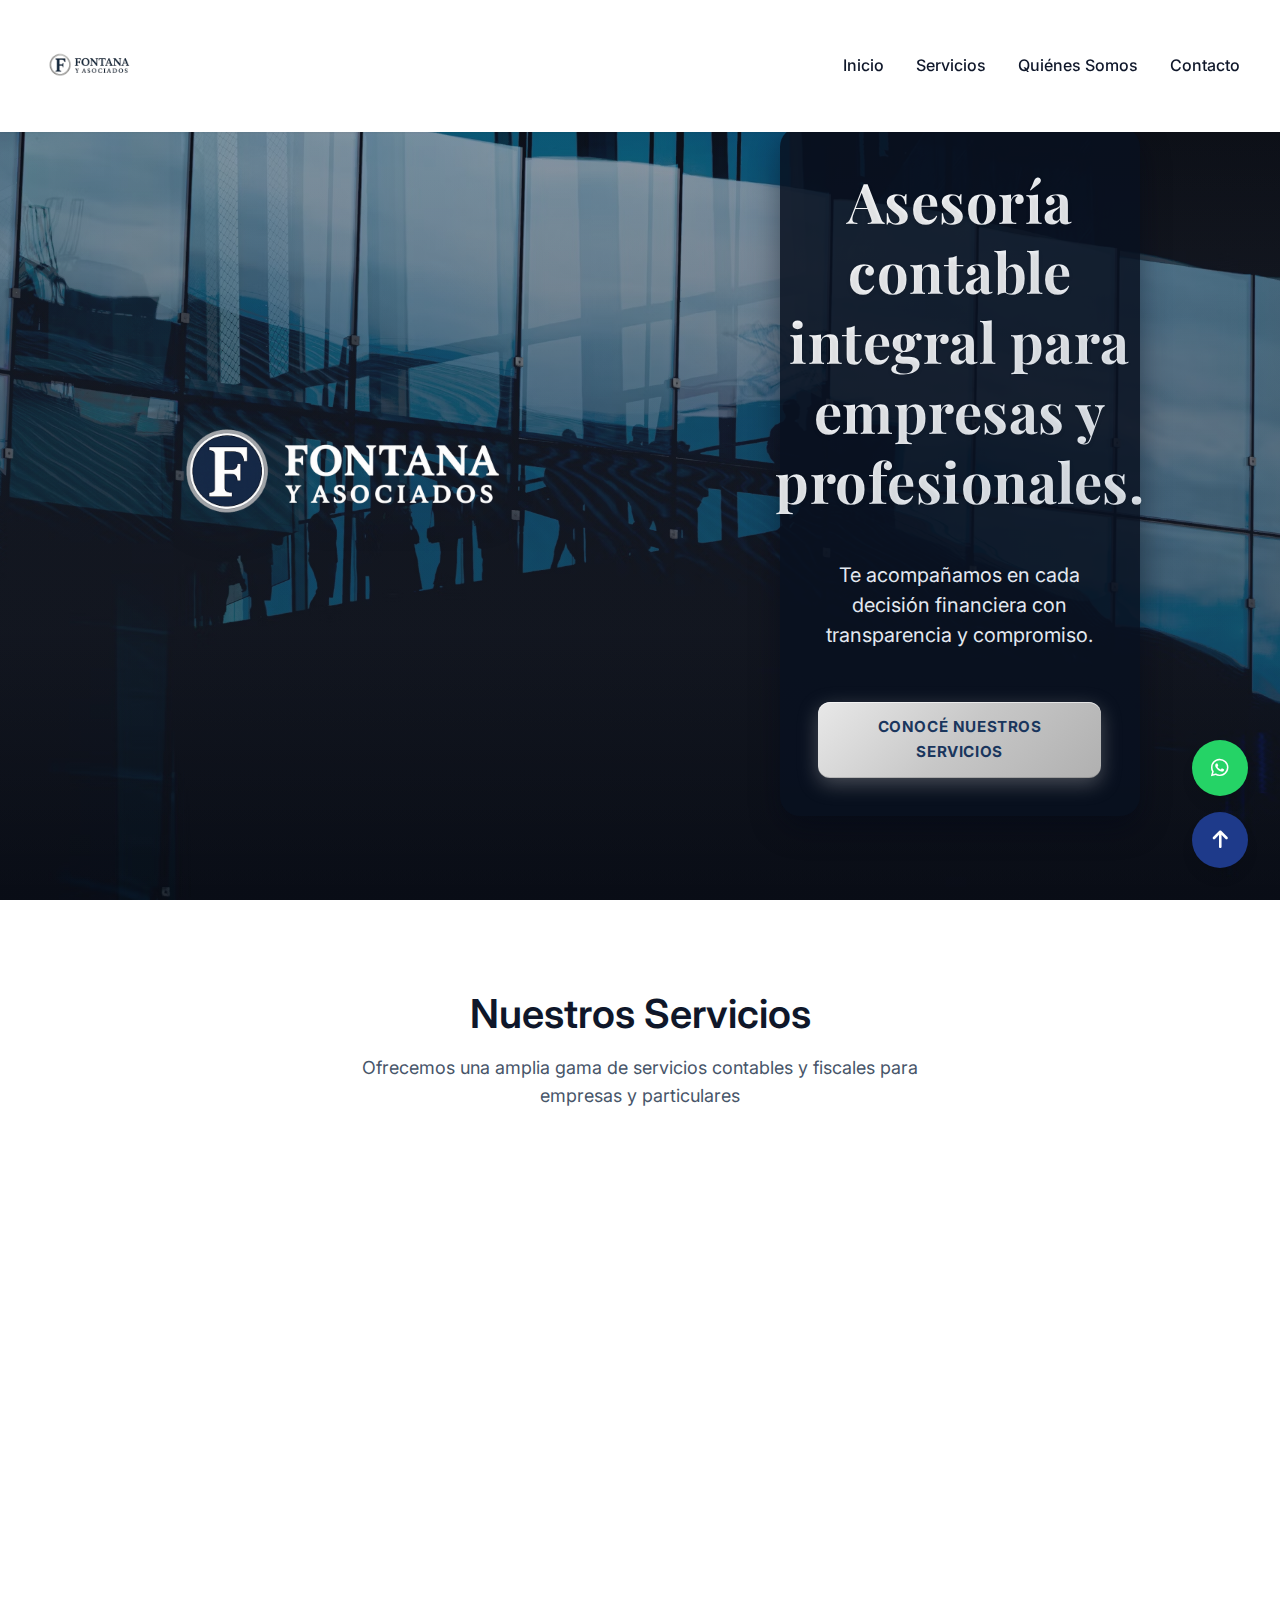
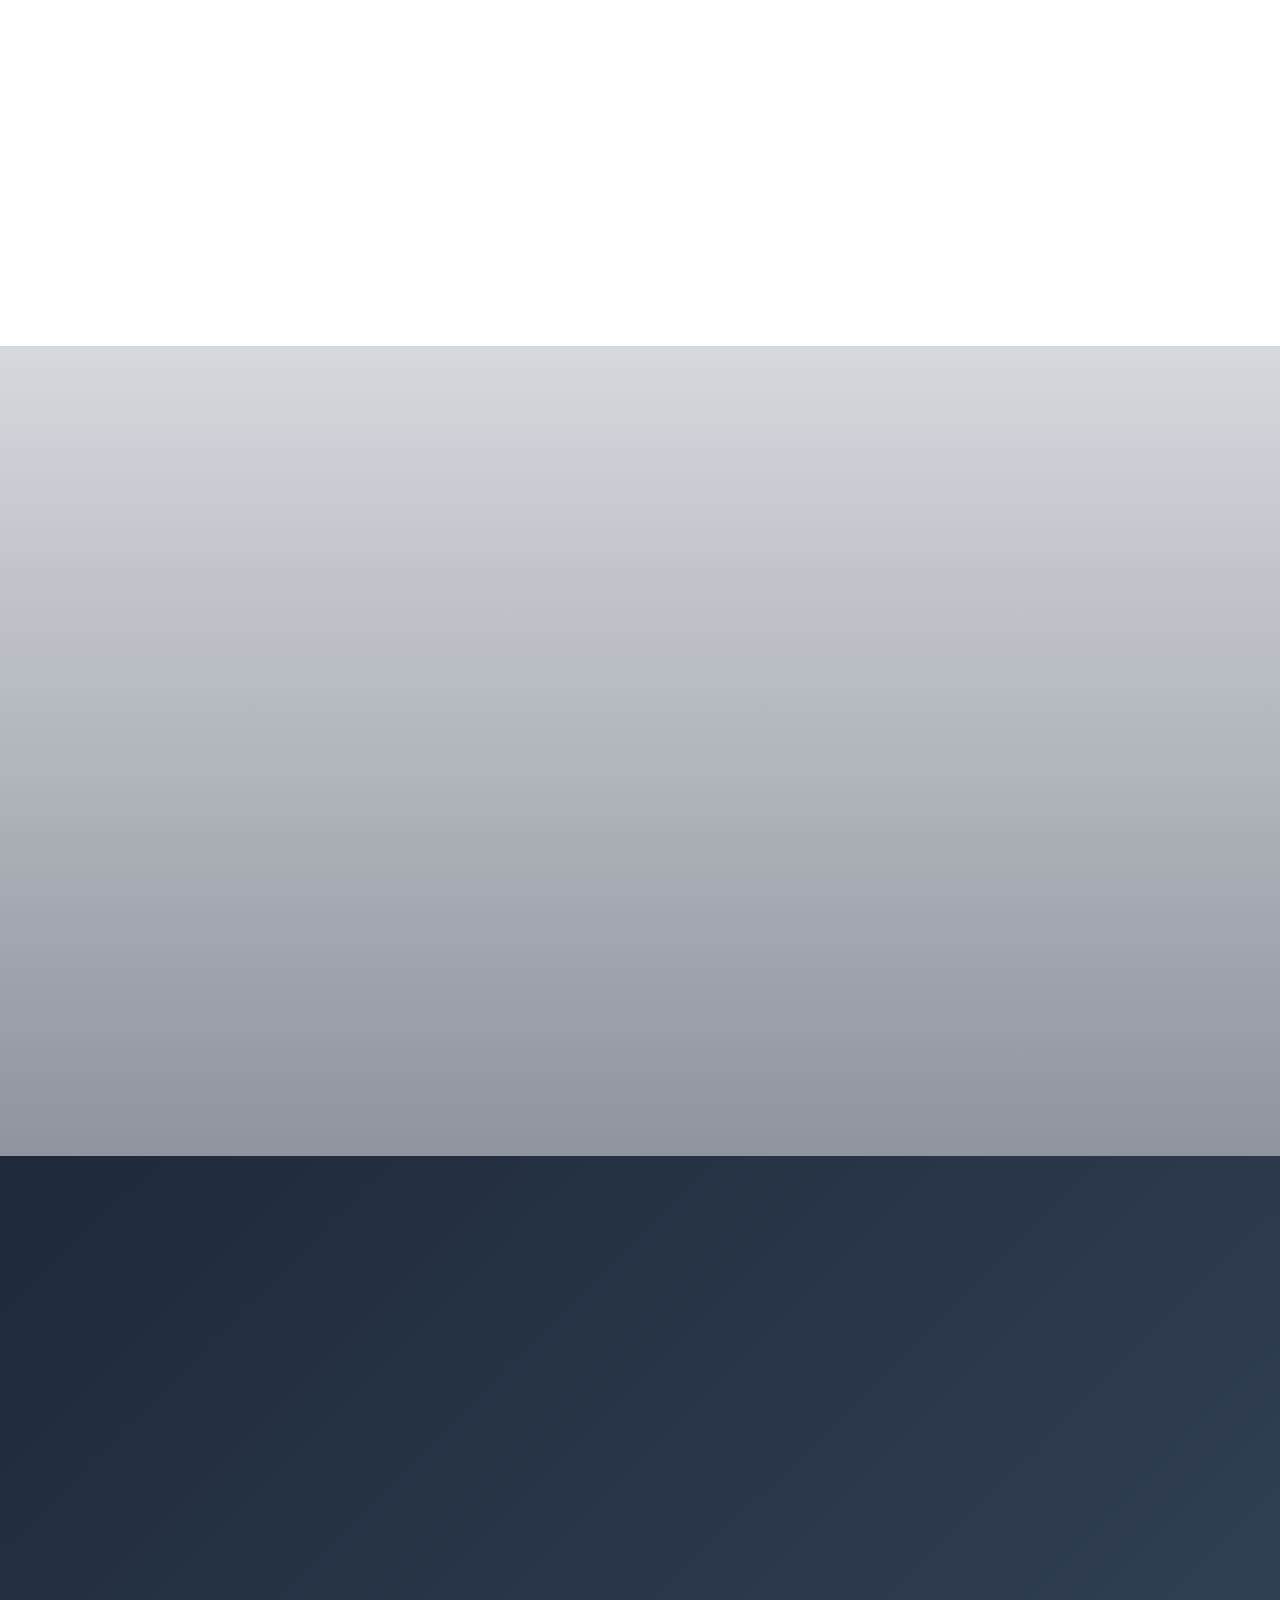
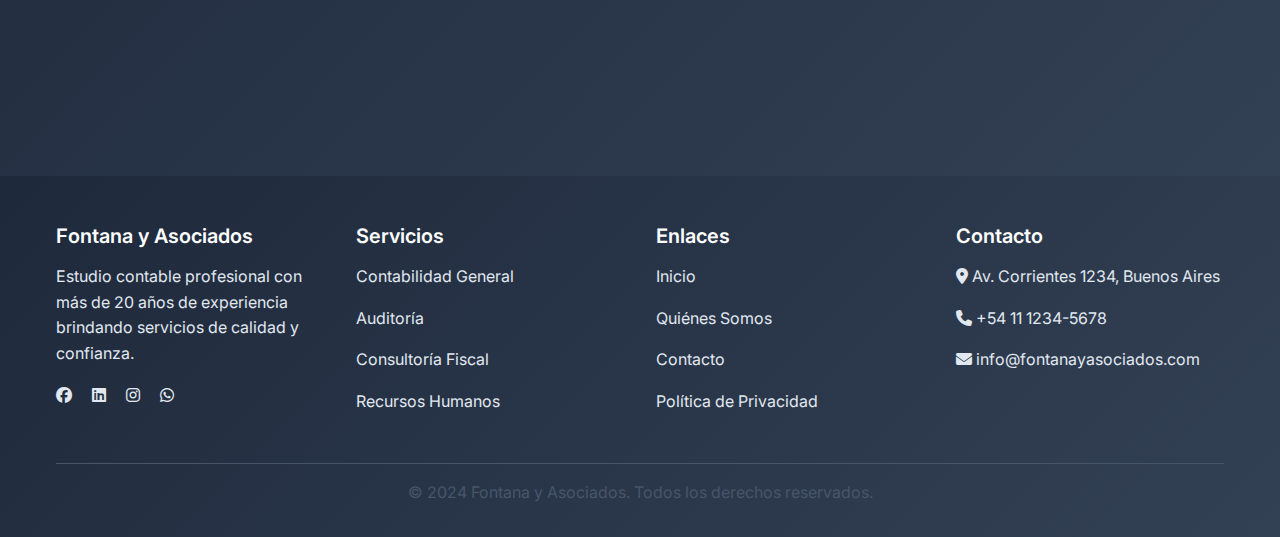
<file: index.html>
<!DOCTYPE html>
<html lang="es">
<head>
    <meta charset="UTF-8">
    <meta name="viewport" content="width=device-width, initial-scale=1.0">
    <title>Fontana y Asociados - Estudio Contable</title>
    <meta name="description" content="Estudio contable profesional en Argentina. Servicios de contabilidad, auditoría, consultoría fiscal y asesoramiento empresarial.">
    <meta name="keywords" content="estudio contable, contabilidad, auditoría, consultoría fiscal, Argentina">
    
    <!-- Preconnect para optimización -->
    <link rel="preconnect" href="https://fonts.googleapis.com">
    <link rel="preconnect" href="https://fonts.gstatic.com" crossorigin>
    
    <!-- Google Fonts -->
    <link href="https://fonts.googleapis.com/css2?family=Inter:wght@300;400;500;600;700&display=swap" rel="stylesheet">
    <link href="https://fonts.googleapis.com/css2?family=Playfair+Display:wght@400;600;700&display=swap" rel="stylesheet">
    
    <!-- FontAwesome 6 -->
    <link rel="stylesheet" href="https://cdnjs.cloudflare.com/ajax/libs/font-awesome/6.4.0/css/all.min.css">
    
    <!-- Estilos principales -->
    <link rel="stylesheet" href="css/styles.css">
    
    <!-- Favicon -->
    <link rel="icon" type="image/png" href="img/favicon.png">
    <link rel="alternate icon" href="img/favicon.ico">
</head>
<body>
    <!-- Header y Navegación -->
    <header class="header">
        <nav class="nav container"><!-- Refuerzo estructura navegable -->
            <a href="index.html" class="logo" aria-label="Fontana y Asociados">
                <img src="img/photos/logo-Photoroom.png" alt="Fontana y Asociados" width="180" height="60">
            </a>
            
            <ul class="nav-menu">
                <li><a href="index.html" class="nav-link">Inicio</a></li>
                <li><a href="servicios.html" class="nav-link">Servicios</a></li>
                <li><a href="quienes-somos.html" class="nav-link">Quiénes Somos</a></li>
                <li><a href="contacto.html" class="nav-link">Contacto</a></li>
            </ul>
            
            <div class="menu-toggle">
                <span></span>
                <span></span>
                <span></span>
            </div>
        </nav>
    </header>

    <!-- Hero Section -->
    <section class="hero hero--home hero--landing" data-parallax="0.12"><!-- Hero renovado -->
        <div class="hero-brand" aria-labelledby="hero-title">
            <img src="img/photos/logo.png" alt="Fontana y Asociados" class="hero-brand__logo" onerror="this.style.display='none'; this.nextElementSibling.style.display='block';">
            <div class="hero-brand__placeholder" style="display:none;">
                <h1 class="hero-brand__title">Fontana y Asociados</h1>
                <p class="hero-brand__subtitle">Logo no disponible temporalmente</p>
            </div>
        </div>
        <div class="hero-card">
            <h1 id="hero-title" class="hero-card__title">Asesoría contable integral para empresas y profesionales.</h1>
            <p class="hero-card__subtitle">Te acompañamos en cada decisión financiera con transparencia y compromiso.</p>
            <a href="servicios.html" class="hero-cta">Conocé nuestros servicios</a>
        </div>
    </section>

    <!-- Servicios Destacados -->
    <section class="section" id="servicios">
        <div class="container">
            <div class="section-title">
                <h2>Nuestros Servicios</h2>
                <p>Ofrecemos una amplia gama de servicios contables y fiscales para empresas y particulares</p>
            </div>
            
            <div class="services-grid">
                <div class="service-card fade-in">
                    <div class="service-icon">
                        <i class="fas fa-calculator" aria-hidden="true"></i>
                        <span class="sr-only">Calculadora - Contabilidad</span>
                    </div>
                    <h3>Contabilidad General</h3>
                    <p>Llevamos la contabilidad completa de tu empresa con precisión y cumplimiento normativo.</p>
                </div>
                
                <div class="service-card fade-in">
                    <div class="service-icon">
                        <i class="fas fa-chart-line" aria-hidden="true"></i>
                        <span class="sr-only">Gráfico - Auditoría</span>
                    </div>
                    <h3>Auditoría</h3>
                    <p>Realizamos auditorías independientes para verificar la veracidad de los estados contables.</p>
                </div>
                
                <div class="service-card fade-in">
                    <div class="service-icon">
                        <i class="fas fa-file-invoice-dollar" aria-hidden="true"></i>
                        <span class="sr-only">Factura - Impuestos</span>
                    </div>
                    <h3>Consultoría Fiscal</h3>
                    <p>Asesoramiento en materia tributaria y optimización de cargas fiscales.</p>
                </div>
                
                <div class="service-card fade-in">
                    <div class="service-icon">
                        <i class="fas fa-building" aria-hidden="true"></i>
                        <span class="sr-only">Edificio - Empresas</span>
                    </div>
                    <h3>Constitución de Empresas</h3>
                    <p>Te ayudamos a constituir tu empresa desde cero con todos los trámites necesarios.</p>
                </div>
                
                <div class="service-card fade-in">
                    <div class="service-icon">
                        <i class="fas fa-users" aria-hidden="true"></i>
                        <span class="sr-only">Personas - Recursos Humanos</span>
                    </div>
                    <h3>Recursos Humanos</h3>
                    <p>Gestión completa de nóminas, liquidaciones y trámites laborales.</p>
                </div>
                
                <div class="service-card fade-in">
                    <div class="service-icon">
                        <i class="fas fa-handshake" aria-hidden="true"></i>
                        <span class="sr-only">Apretón de manos - Consultoría</span>
                    </div>
                    <h3>Consultoría Empresarial</h3>
                    <p>Asesoramiento estratégico para el crecimiento y desarrollo de tu negocio.</p>
                </div>
            </div>
            
            <div class="text-center fade-in mt-4">
                <a href="servicios.html" class="btn">Ver Todos los Servicios</a>
            </div>
        </div>
    </section>

    <!-- Quiénes Somos Preview -->
    <section class="section section-slate section--team-preview" id="quienes-somos" style="background-image:  url('img/photos/trato-directo.png'); background-size: cover; background-position: center; background-attachment: fixed;">
        <div class="container">
            <div class="section-title fade-in">
                <h2 style="color: white;">Quiénes Somos</h2>
                <p style="color: white;">Un equipo de profesionales comprometidos con la excelencia y el servicio personalizado</p>
            </div>
            
            <div class="team-grid">
                <div class="team-member fade-in">
                    <div class="team-photo">
                        <i class="fas fa-user-circle" aria-hidden="true"></i>
                    </div>
                    <h4>Socio 1</h4>
                    <p>Dirección General y Consultoría</p>
                </div>
                
                <div class="team-member fade-in">
                    <div class="team-photo">
                        <i class="fas fa-user-circle" aria-hidden="true"></i>
                    </div>
                    <h4>Socio 2</h4>
                    <p>Planificación Fiscal y Auditoría</p>
                </div>
                
                <div class="team-member fade-in">
                    <div class="team-photo">
                        <i class="fas fa-user-circle" aria-hidden="true"></i>
                    </div>
                    <h4>Socio 3</h4>
                    <p>Gestión Financiera y Control</p>
                </div>
            </div>
            
            <div class="text-center fade-in mt-4">
                <a href="quienes-somos.html" class="btn">Conocer Más</a>
            </div>
        </div>
    </section>

   

    <!-- Contacto Preview -->
    <section class="section section-dark" id="contacto">
        <div class="container">
            <div class="section-title fade-in">
                <h2>Contactanos</h2>
                <p>Estamos aquí para ayudarte con todas tus necesidades contables</p>
            </div>
            
            <div class="contact-info">
                <div class="contact-item fade-in">
                    <div class="contact-icon">
                        <i class="fas fa-map-marker-alt" aria-hidden="true"></i>
                        <span class="sr-only">Ubicación</span>
                    </div>
                    <h4>Ubicación</h4>
                    <p>Av. Corrientes 1234<br>Buenos Aires, Argentina</p>
                </div>
                
                <div class="contact-item fade-in">
                    <div class="contact-icon">
                        <i class="fas fa-phone" aria-hidden="true"></i>
                        <span class="sr-only">Teléfono</span>
                    </div>
                    <h4>Teléfono</h4>
                    <p>+54 11 1234-5678<br>Lunes a Viernes 9:00-18:00</p>
                </div>
                
                <div class="contact-item fade-in">
                    <div class="contact-icon">
                        <i class="fas fa-envelope" aria-hidden="true"></i>
                        <span class="sr-only">Email</span>
                    </div>
                    <h4>Email</h4>
                    <p>info@fontanayasociados.com</p>
                </div>
            </div>
            
            <div class="text-center fade-in mt-4">
                <a href="contacto.html" class="btn">Enviar Mensaje</a>
            </div>
        </div>
    </section>

    <!-- Footer -->
    <footer class="footer">
        <div class="container">
            <div class="footer-content">
                <div class="footer-section">
                    <h4>Fontana y Asociados</h4>
                    <p>Estudio contable profesional con más de 20 años de experiencia brindando servicios de calidad y confianza.</p>
                    <div style="margin-top: 1rem;">
                        <a href="#" style="margin-right: 1rem;"><i class="fab fa-facebook" aria-hidden="true"></i></a>
                        <a href="#" style="margin-right: 1rem;"><i class="fab fa-linkedin" aria-hidden="true"></i></a>
                        <a href="#" style="margin-right: 1rem;"><i class="fab fa-instagram" aria-hidden="true"></i></a>
                        <a href="#"><i class="fab fa-whatsapp" aria-hidden="true"></i></a>
                    </div>
                </div>
                
                <div class="footer-section">
                    <h4>Servicios</h4>
                    <p><a href="servicios.html">Contabilidad General</a></p>
                    <p><a href="servicios.html">Auditoría</a></p>
                    <p><a href="servicios.html">Consultoría Fiscal</a></p>
                    <p><a href="servicios.html">Recursos Humanos</a></p>
                </div>
                
                <div class="footer-section">
                    <h4>Enlaces</h4>
                    <p><a href="index.html">Inicio</a></p>
                    <p><a href="quienes-somos.html">Quiénes Somos</a></p>
                    <p><a href="contacto.html">Contacto</a></p>
                    <p><a href="#">Política de Privacidad</a></p>
                </div>
                
                <div class="footer-section">
                    <h4>Contacto</h4>
                    <p><i class="fas fa-map-marker-alt" aria-hidden="true"></i> Av. Corrientes 1234, Buenos Aires</p>
                    <p><i class="fas fa-phone" aria-hidden="true"></i> +54 11 1234-5678</p>
                    <p><i class="fas fa-envelope" aria-hidden="true"></i> info@fontanayasociados.com</p>
                </div>
            </div>
            
            <div class="footer-bottom">
                <p>&copy; 2024 Fontana y Asociados. Todos los derechos reservados.</p>
            </div>
        </div>
    </footer>

    <!-- Botones Flotantes -->
    <div class="floating-buttons">
        <button class="floating-btn whatsapp-btn" title="Contactar por WhatsApp">
            <i class="fab fa-whatsapp" aria-hidden="true"></i>
            <span class="sr-only">Contactar por WhatsApp</span>
        </button>
        <button class="floating-btn scroll-top-btn" title="Volver al inicio">
            <i class="fas fa-arrow-up" aria-hidden="true"></i>
            <span class="sr-only">Volver al inicio</span>
        </button>
    </div>

    <!-- Scripts -->
    <script src="js/scripts.js"></script>
</body>
</html>
</file>
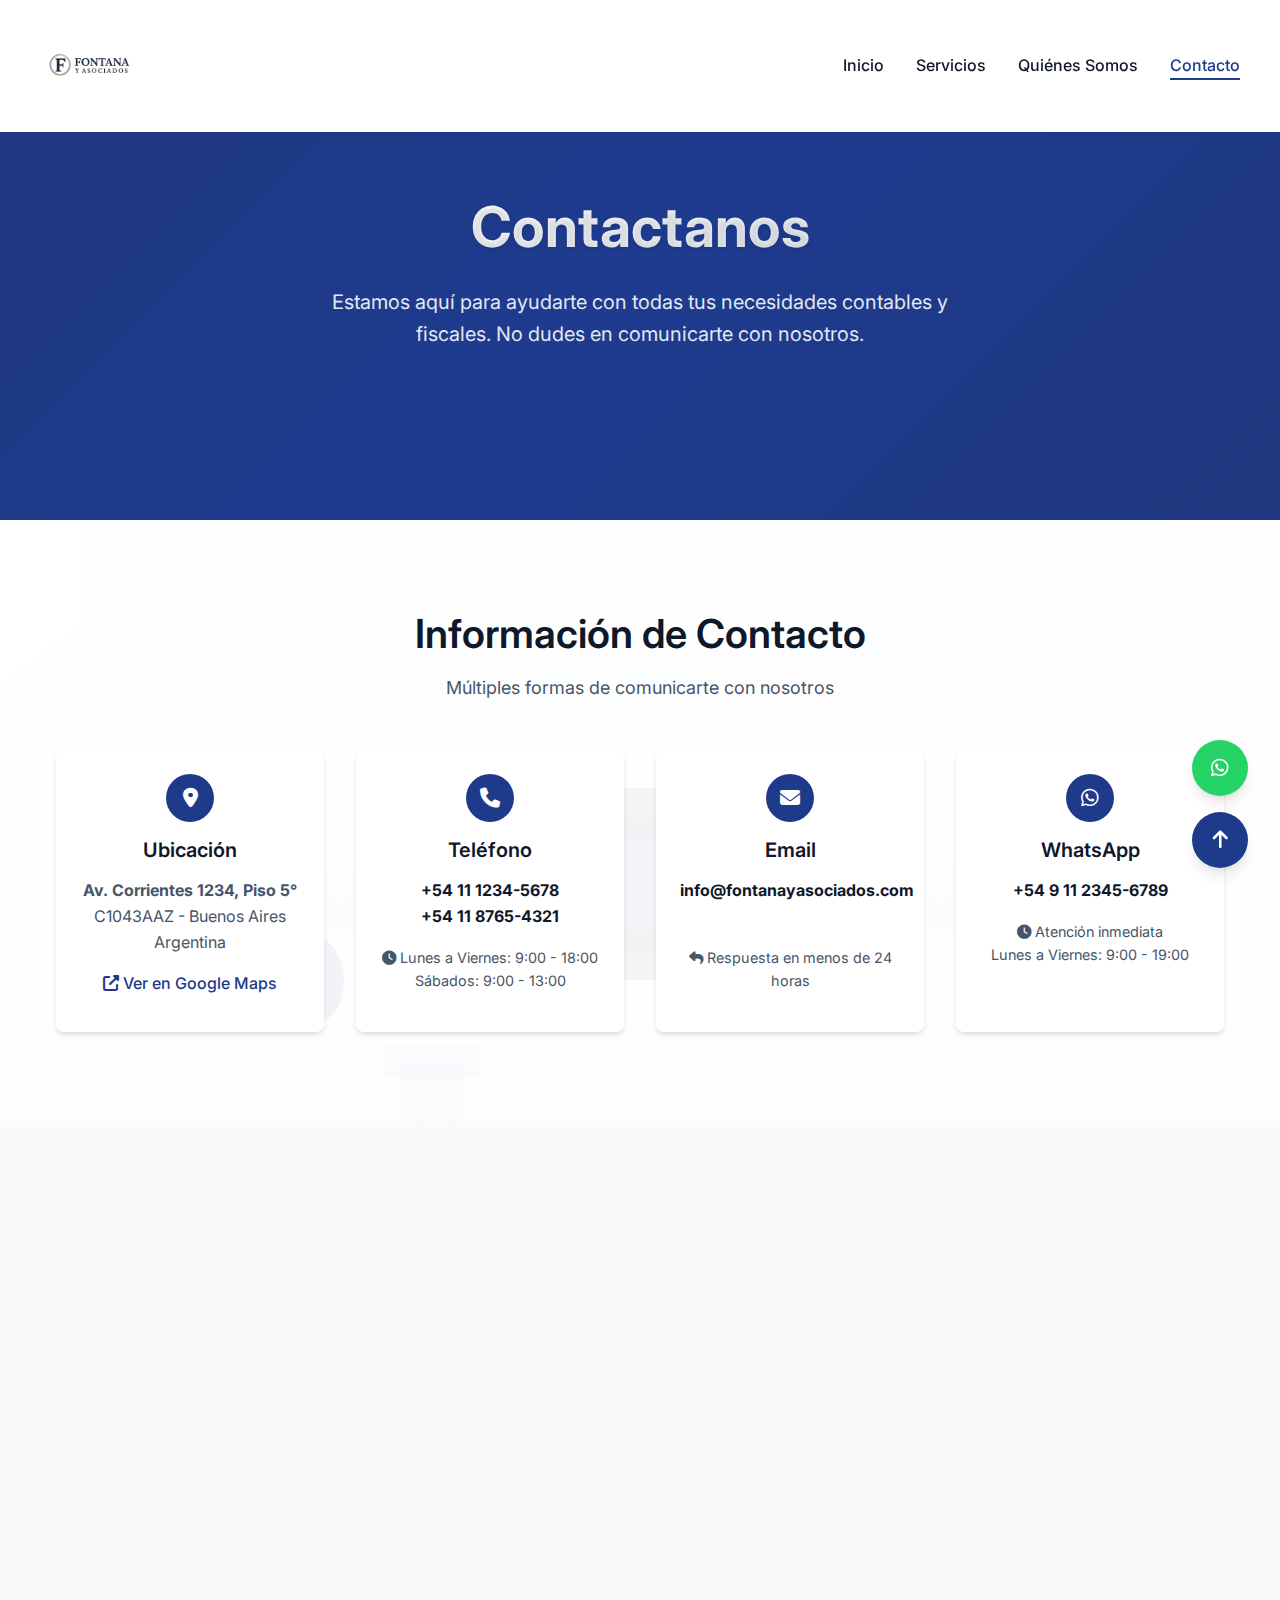
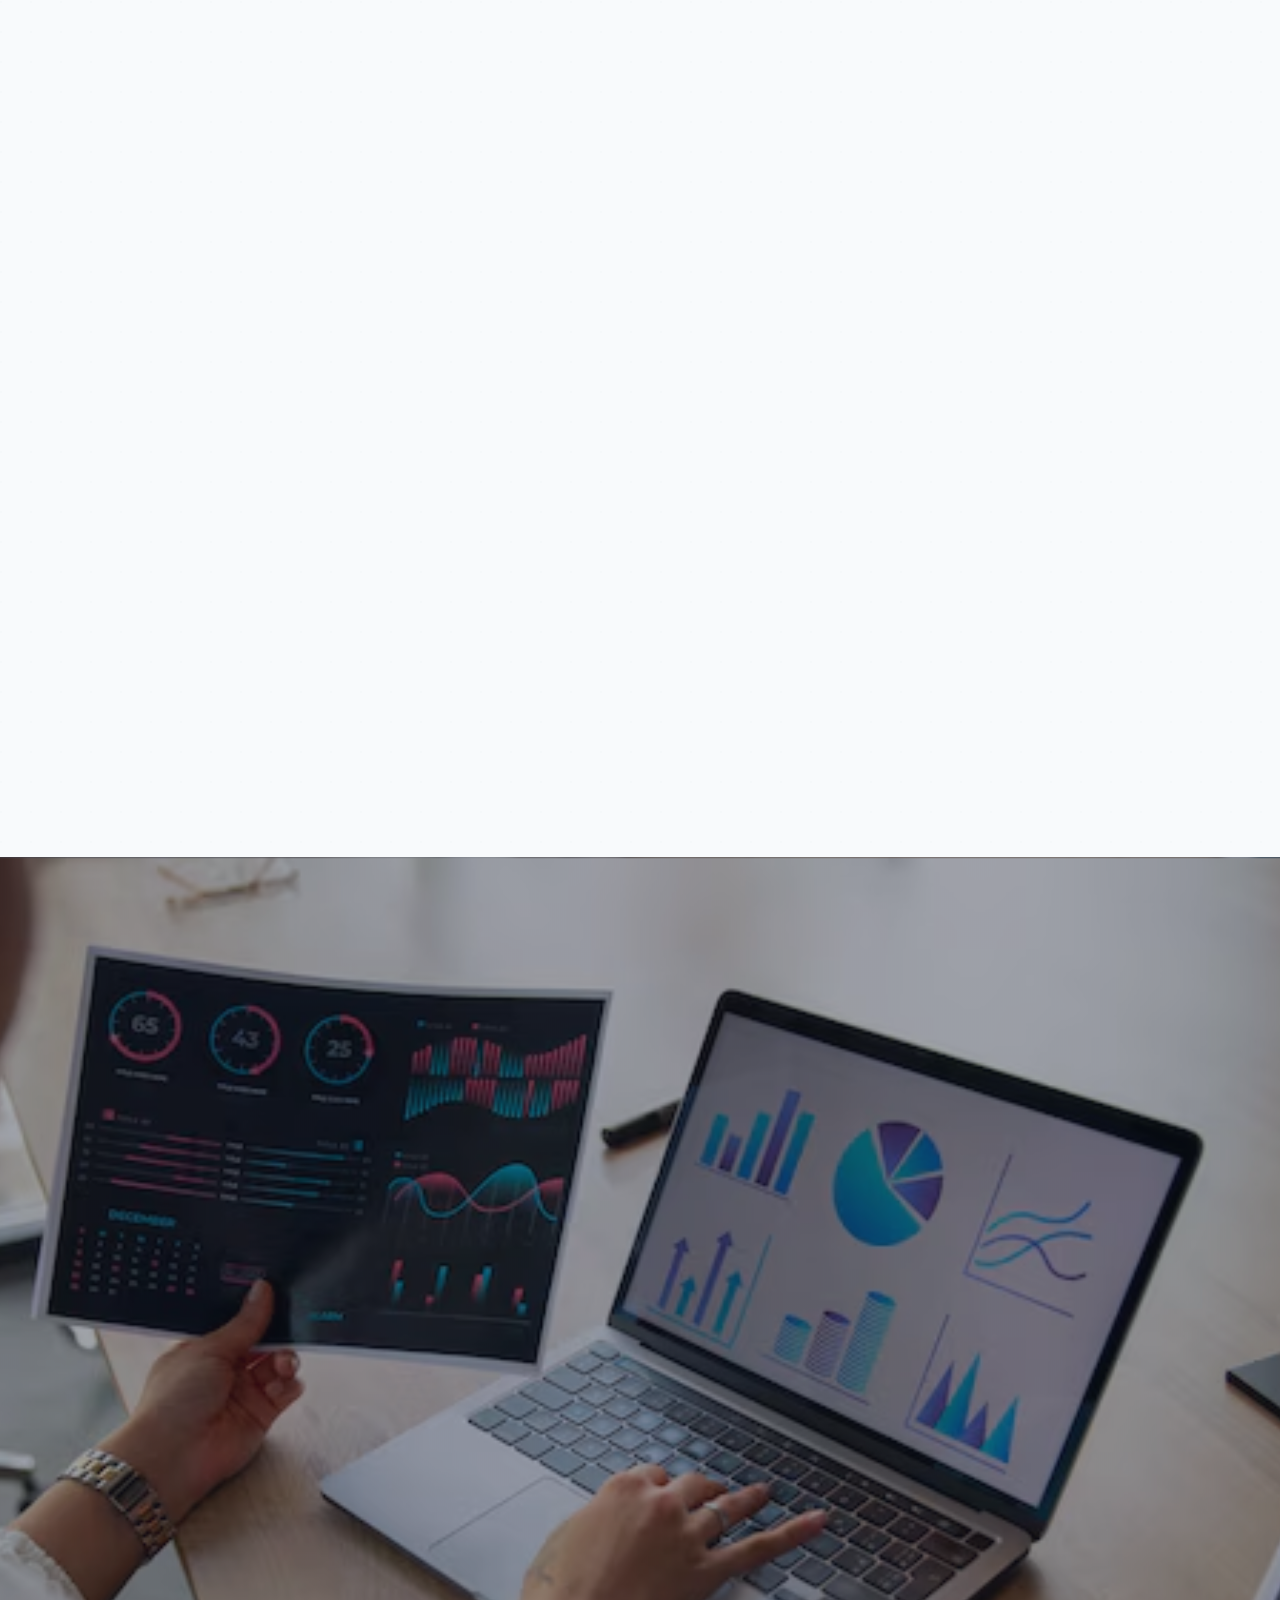
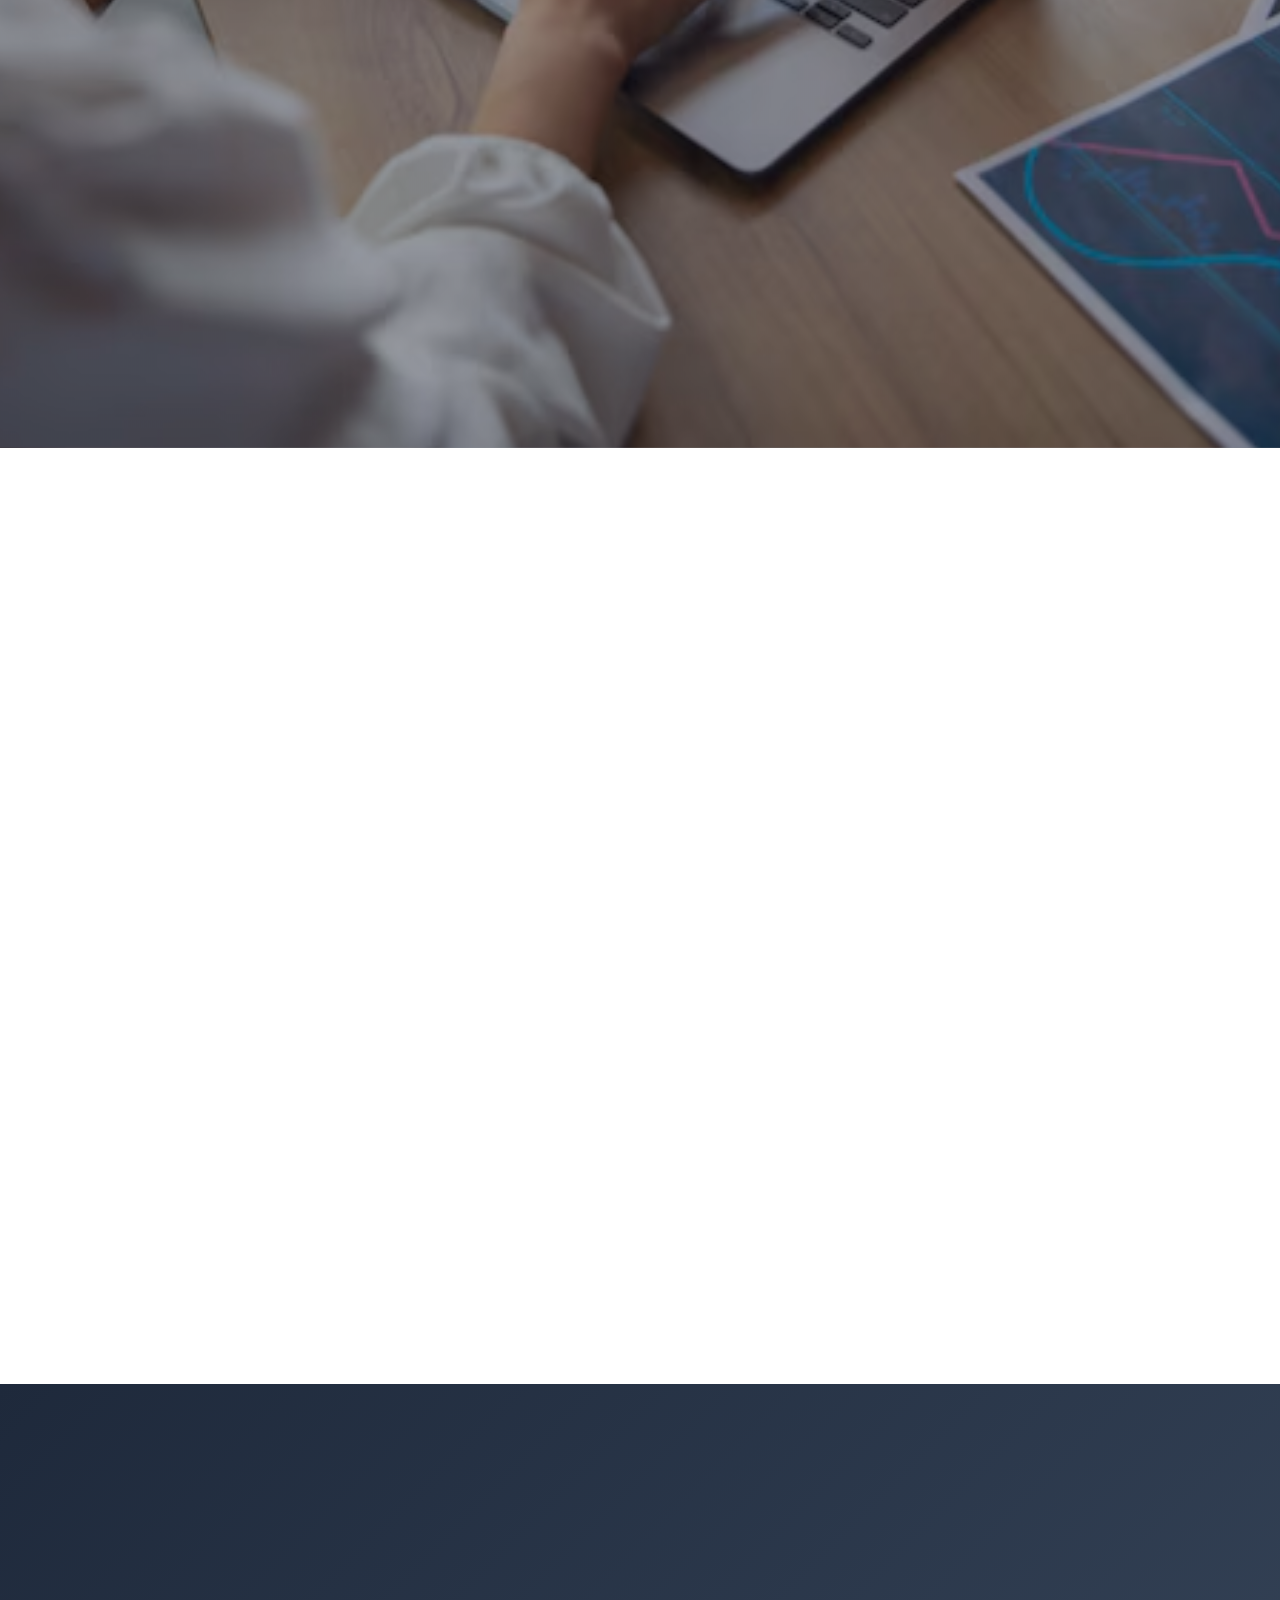
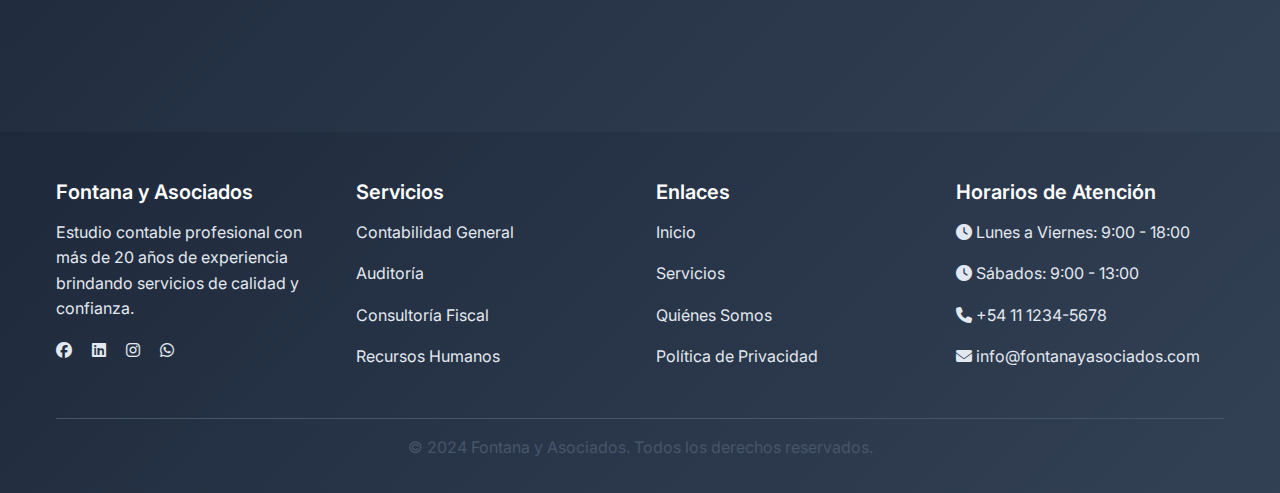
<file: contacto.html>
<!DOCTYPE html>
<html lang="es">
<head>
    <meta charset="UTF-8">
    <meta name="viewport" content="width=device-width, initial-scale=1.0">
    <title>Contacto - Fontana y Asociados</title>
    <meta name="description" content="Contactá a Fontana y Asociados para consultas sobre servicios contables. Ubicados en Buenos Aires, Argentina. Teléfono, email y formulario de contacto.">
    <meta name="keywords" content="contacto, estudio contable, Buenos Aires, consulta, teléfono, email, ubicación">
    
    <!-- Preconnect para optimización -->
    <link rel="preconnect" href="https://fonts.googleapis.com">
    <link rel="preconnect" href="https://fonts.gstatic.com" crossorigin>
    
    <!-- Google Fonts -->
    <link href="https://fonts.googleapis.com/css2?family=Inter:wght@300;400;500;600;700&display=swap" rel="stylesheet">
    
    <!-- FontAwesome 6 -->
    <link rel="stylesheet" href="https://cdnjs.cloudflare.com/ajax/libs/font-awesome/6.4.0/css/all.min.css">
    
    <!-- Estilos principales -->
    <link rel="stylesheet" href="css/styles.css">
    
    <!-- Favicon -->
    <link rel="icon" type="image/png" href="img/favicon.png">
    <link rel="alternate icon" href="img/favicon.ico">
</head>
<body>
    <!-- Header y Navegación -->
    <header class="header">
        <nav class="nav container"><!-- Refuerzo estructura navegable -->
            <a href="index.html" class="logo" aria-label="Fontana y Asociados">
                <img src="img/photos/logo-Photoroom.png" alt="Fontana y Asociados" width="180" height="60">
            </a>
            
            <ul class="nav-menu">
                <li><a href="index.html" class="nav-link">Inicio</a></li>
                <li><a href="servicios.html" class="nav-link">Servicios</a></li>
                <li><a href="quienes-somos.html" class="nav-link">Quiénes Somos</a></li>
                <li><a href="contacto.html" class="nav-link active">Contacto</a></li>
            </ul>
            
            <div class="menu-toggle">
                <span></span>
                <span></span>
                <span></span>
            </div>
        </nav>
    </header>

    <!-- Hero Section -->
    <section class="hero hero--inner"><!-- Hero interno consistente -->
        <div class="hero-content container">
            <h1 class="fade-in">Contactanos</h1>
            <p class="fade-in">Estamos aquí para ayudarte con todas tus necesidades contables y fiscales. No dudes en comunicarte con nosotros.</p>
        </div>
    </section>

    <!-- Información de Contacto -->
    <section class="section section-light section--contact-info" aria-labelledby="info-contacto"><!-- Fondo trasladado a CSS -->
        <div class="container">
            <div class="section-title fade-in">
                <h2 id="info-contacto">Información de Contacto</h2>
                <p>Múltiples formas de comunicarte con nosotros</p>
            </div>
            
            <div class="contact-info" role="list">
                <div class="contact-item fade-in" role="listitem">
                    <div class="contact-icon">
                        <i class="fas fa-map-marker-alt" aria-hidden="true"></i>
                        <span class="sr-only">Ubicación</span>
                    </div>
                    <h4>Ubicación</h4>
                    <p><strong>Av. Corrientes 1234, Piso 5°</strong><br>
                    C1043AAZ - Buenos Aires<br>
                    Argentina</p>
                    <a href="https://maps.google.com" target="_blank" rel="noopener" 
                       style="color: var(--primary-color); text-decoration: none; font-weight: 500;">
                        <i class="fas fa-external-link-alt" aria-hidden="true"></i> Ver en Google Maps
                    </a>
                </div>
                
                <div class="contact-item fade-in" role="listitem">
                    <div class="contact-icon">
                        <i class="fas fa-phone" aria-hidden="true"></i>
                        <span class="sr-only">Teléfono</span>
                    </div>
                    <h4>Teléfono</h4>
                    <p><strong><a href="tel:+541112345678" style="color: var(--text-dark); text-decoration: none;">+54 11 1234-5678</a></strong><br>
                    <strong><a href="tel:+541187654321" style="color: var(--text-dark); text-decoration: none;">+54 11 8765-4321</a></strong></p>
                    <p style="margin-top: 0.5rem; font-size: 0.9rem;">
                        <i class="fas fa-clock" aria-hidden="true"></i> 
                        Lunes a Viernes: 9:00 - 18:00<br>
                        Sábados: 9:00 - 13:00
                    </p>
                </div>
                
                <div class="contact-item fade-in" role="listitem">
                    <div class="contact-icon">
                        <i class="fas fa-envelope" aria-hidden="true"></i>
                        <span class="sr-only">Email</span>
                    </div>
                    <h4>Email</h4>
                    <p><strong><a href="mailto:info@fontanayasociados.com" style="color: var(--text-dark); text-decoration: none;">info@fontanayasociados.com</a></strong><br><br>
                    <p style="margin-top: 0.5rem; font-size: 0.9rem;">
                        <i class="fas fa-reply" aria-hidden="true"></i> 
                        Respuesta en menos de 24 horas
                    </p>
                </div>
                
                <div class="contact-item fade-in" role="listitem">
                    <div class="contact-icon">
                        <i class="fab fa-whatsapp" aria-hidden="true"></i>
                        <span class="sr-only">WhatsApp</span>
                    </div>
                    <h4>WhatsApp</h4>
                    <p><strong><a href="https://wa.me/5491123456789" target="_blank" rel="noopener" style="color: var(--text-dark); text-decoration: none;">+54 9 11 2345-6789</a></strong></p>
                    <p style="margin-top: 0.5rem; font-size: 0.9rem;">
                        <i class="fas fa-clock" aria-hidden="true"></i> 
                        Atención inmediata<br>
                        Lunes a Viernes: 9:00 - 19:00
                    </p>
                </div>
            </div>
        </div>
    </section>

    <!-- Formulario de Contacto -->
    <section class="section section-slate" aria-labelledby="formulario-contacto"><!-- Contenedor accesible del formulario -->
        <div class="container">
            <div class="section-title fade-in">
                <h2 id="formulario-contacto">Envíanos un Mensaje</h2>
                <p>Completá el formulario y nos comunicaremos contigo a la brevedad</p>
            </div>
            
            <form class="contact-form fade-in" id="contactForm" action="https://formsubmit.co/info@fontanayasociados.com" method="post" aria-describedby="formStatus" role="form"><!-- Formulario con validación inline; action temporal para PE -->
                <div class="form-grid">
                    <div class="form-group">
                        <label for="nombre">Nombre Completo *</label>
                        <input type="text" id="nombre" name="nombre" required aria-required="true" aria-invalid="false"
                               placeholder="Ingresá tu nombre completo" autocomplete="name" aria-describedby="error-nombre">
                        <p class="form-error" id="error-nombre" aria-live="polite" role="alert"></p>
                    </div>
                    
                    <div class="form-group">
                        <label for="email">Email *</label>
                        <input type="email" id="email" name="email" required aria-required="true" aria-invalid="false"
                               placeholder="tu@email.com" autocomplete="email" aria-describedby="error-email">
                        <p class="form-error" id="error-email" aria-live="polite" role="alert"></p>
                    </div>
                </div>
                
                <div class="form-grid">
                    <div class="form-group">
                        <label for="telefono">Teléfono *</label>
                        <input type="tel" id="telefono" name="telefono" required aria-required="true" aria-invalid="false"
                               placeholder="11 1234-5678" autocomplete="tel" aria-describedby="error-telefono">
                        <p class="form-error" id="error-telefono" aria-live="polite" role="alert"></p>
                    </div>
                    
                    <div class="form-group">
                        <label for="empresa">Empresa (Opcional)</label>
                        <input type="text" id="empresa" name="empresa" aria-invalid="false"
                               placeholder="Nombre de tu empresa" aria-describedby="error-empresa">
                        <p class="form-error" id="error-empresa" aria-live="polite" role="alert"></p>
                    </div>
                </div>
                
                <div class="form-group">
                    <label for="servicio">Servicio de Interés</label>
                    <select id="servicio" name="servicio" aria-invalid="false" aria-describedby="error-servicio">
                        <option value="">Seleccioná un servicio</option>
                        <option value="contabilidad">Contabilidad General</option>
                        <option value="auditoria">Auditoría</option>
                        <option value="fiscal">Consultoría Fiscal</option>
                        <option value="constitucion">Constitución de Empresas</option>
                        <option value="rrhh">Recursos Humanos</option>
                        <option value="consultoria">Consultoría Empresarial</option>
                        <option value="monotributo">Monotributo</option>
                        <option value="otro">Otro</option>
                    </select>
                    <p class="form-error" id="error-servicio" aria-live="polite" role="alert"></p>
                </div>
                
                <div class="form-group">
                    <label for="mensaje">Mensaje *</label>
                    <textarea id="mensaje" name="mensaje" required aria-required="true" aria-invalid="false"
                              placeholder="Contanos en qué podemos ayudarte. Incluí cualquier detalle que consideres importante para que podamos brindarte el mejor asesoramiento." aria-describedby="error-mensaje"></textarea>
                    <p class="form-error" id="error-mensaje" aria-live="polite" role="alert"></p>
                </div>
                
                <div class="form-group">
                    <label class="form-check" for="privacy">
                        <input type="checkbox" id="privacy" name="privacy" required aria-required="true" aria-invalid="false" aria-describedby="error-privacy">
                        <span>Acepto la <a href="#" class="link-inline">Política de Privacidad</a> y el tratamiento de mis datos personales *</span>
                    </label>
                    <p class="form-error" id="error-privacy" aria-live="polite" role="alert"></p>
                </div>
                
                <div class="form-group">
                    <label class="form-check" for="newsletter">
                        <input type="checkbox" id="newsletter" name="newsletter">
                        <span>Quiero recibir información sobre servicios y novedades por email</span>
                    </label>
                </div>
                
                <div class="form-actions">
                    <button type="submit" class="btn">
                        <i class="fas fa-paper-plane" aria-hidden="true"></i>
                        Enviar Mensaje
                    </button>
                    <button type="reset" class="btn btn-secondary">
                        <i class="fas fa-undo" aria-hidden="true"></i>
                        Limpiar Formulario
                    </button>
                </div>
                
                <p class="form-helper">* Campos obligatorios. Todos los datos serán tratados de forma confidencial.</p>
                <div class="form-status" id="formStatus" role="status" aria-live="polite"></div>
            </form>
        </div>
    </section>

    <!-- Preguntas Frecuentes -->
    <section class="section section-gray section--data-process" data-parallax="0.06">
        <div class="container">
            <div class="section-title fade-in">
                <h2 style="color: white;">Preguntas Frecuentes</h2>
                <p style="color: white;">Respondemos las consultas más comunes de nuestros clientes</p>
            </div>
            
            <div style="max-width: 800px; margin: 0 auto;">
                <div class="service-card fade-in" style="margin-bottom: 1.5rem; text-align: left;">
                    <h4 style="color: var(--primary-color); margin-bottom: 1rem;">
                        <i class="fas fa-question-circle" aria-hidden="true"></i>
                        ¿Cuánto tiempo demoran en responder una consulta?
                    </h4>
                    <p>Respondemos todas las consultas en un plazo máximo de 24 horas hábiles. Para consultas urgentes, podés contactarnos por WhatsApp para una respuesta inmediata.</p>
                </div>
                
                <div class="service-card fade-in" style="margin-bottom: 1.5rem; text-align: left;">
                    <h4 style="color: var(--primary-color); margin-bottom: 1rem;">
                        <i class="fas fa-question-circle" aria-hidden="true"></i>
                        ¿Hacen consultas gratuitas?
                    </h4>
                    <p>Sí, ofrecemos una primera consulta gratuita de 30 minutos para conocer tus necesidades y explicarte cómo podemos ayudarte. Podés agendar tu cita llamando o enviando un mensaje.</p>
                </div>
                
                <div class="service-card fade-in" style="margin-bottom: 1.5rem; text-align: left;">
                    <h4 style="color: var(--primary-color); margin-bottom: 1rem;">
                        <i class="fas fa-question-circle" aria-hidden="true"></i>
                        ¿Atienden empresas de cualquier tamaño?
                    </h4>
                    <p>Absolutamente. Trabajamos con monotributistas, PyMEs y grandes empresas. Adaptamos nuestros servicios a las necesidades específicas de cada cliente, sin importar el tamaño.</p>
                </div>
                
                <div class="service-card fade-in" style="margin-bottom: 1.5rem; text-align: left;">
                    <h4 style="color: var(--primary-color); margin-bottom: 1rem;">
                        <i class="fas fa-question-circle" aria-hidden="true"></i>
                        ¿Cómo puedo agendar una reunión?
                    </h4>
                    <p>Podés agendar una reunión llamando a nuestros teléfonos, enviando un email o completando el formulario de contacto. También podés escribirnos por WhatsApp para coordinar el mejor horario.</p>
                </div>
                
            </div>
        </div>
    </section>

    <!-- Mapa de Ubicación -->
    <section class="section section-light">
        <div class="container">
            <div class="section-title fade-in">
                <h2>Nuestra Ubicación</h2>
                <p>Visitanos en nuestras oficinas en el centro de Buenos Aires</p>
            </div>
            
            <div class="contact-map fade-in">
                <div class="contact-map__frame">
                    <iframe title="Ubicación Fontana y Asociados" src="https://www.google.com/maps/embed?pb=!1m18!1m12!1m3!1d3284.0056163958147!2d-58.38900751171099!3d-34.60401948776656!2m3!1f0!2f0!3f0!3m2!1i1024!2i768!4f13.1!3m3!1m2!1s0x95bccac59a5bd441%3A0x1408e2f06974627!2sAv.%20Corrientes%201234%2C%20C1043AAZ%20Cdad.%20Aut%C3%B3noma%20de%20Buenos%20Aires!5e0!3m2!1ses-419!2sar!4v1759425828343!5m2!1ses-419!2sar" allowfullscreen loading="lazy" referrerpolicy="no-referrer-when-downgrade"></iframe>
                </div>
                <div class="contact-map__info service-card">
                    <h4><i class="fas fa-subway" aria-hidden="true"></i> Cómo Llegar</h4>
                    <ul>
                        <li><strong>Dirección:</strong> Av. Corrientes 1234, Piso 5°, Buenos Aires</li>
                        <li><strong>Subte:</strong> Línea B - Estación Callao (3 cuadras)</li>
                        <li><strong>Colectivos:</strong> 5, 7, 23, 50, 60, 102, 103, 140</li>
                        <li><strong>Auto:</strong> Estacionamientos cercanos disponibles</li>
                        <li><strong>Referencia:</strong> Entre Callao y Riobamba</li>
                    </ul>
                </div>
            </div>
        </div>
    </section>

    <!-- CTA Section -->
    <section class="section section-dark">
        <div class="container text-center">
            <div class="fade-in">
                <h2>¿Listo para comenzar?</h2>
                <p style="font-size: 1.125rem; margin-bottom: 2rem;">
                    No esperes más. Contactanos hoy mismo y descubrí cómo podemos ayudarte a hacer crecer tu negocio.
                </p>
                <a href="tel:+541112345678" class="btn">
                    <i class="fas fa-phone" aria-hidden="true"></i>
                    Llamar Ahora
                </a>
                <a href="https://wa.me/5491123456789" target="_blank" rel="noopener" class="btn btn-secondary">
                    <i class="fab fa-whatsapp" aria-hidden="true"></i>
                    WhatsApp
                </a>
            </div>
        </div>
    </section>

    <!-- Footer -->
    <footer class="footer">
        <div class="container">
            <div class="footer-content">
                <div class="footer-section">
                    <h4>Fontana y Asociados</h4>
                    <p>Estudio contable profesional con más de 20 años de experiencia brindando servicios de calidad y confianza.</p>
                    <div style="margin-top: 1rem;">
                        <a href="#" style="margin-right: 1rem;"><i class="fab fa-facebook" aria-hidden="true"></i></a>
                        <a href="#" style="margin-right: 1rem;"><i class="fab fa-linkedin" aria-hidden="true"></i></a>
                        <a href="#" style="margin-right: 1rem;"><i class="fab fa-instagram" aria-hidden="true"></i></a>
                        <a href="#"><i class="fab fa-whatsapp" aria-hidden="true"></i></a>
                    </div>
                </div>
                
                <div class="footer-section">
                    <h4>Servicios</h4>
                    <p><a href="servicios.html">Contabilidad General</a></p>
                    <p><a href="servicios.html">Auditoría</a></p>
                    <p><a href="servicios.html">Consultoría Fiscal</a></p>
                    <p><a href="servicios.html">Recursos Humanos</a></p>
                </div>
                
                <div class="footer-section">
                    <h4>Enlaces</h4>
                    <p><a href="index.html">Inicio</a></p>
                    <p><a href="servicios.html">Servicios</a></p>
                    <p><a href="quienes-somos.html">Quiénes Somos</a></p>
                    <p><a href="#">Política de Privacidad</a></p>
                </div>
                
                <div class="footer-section">
                    <h4>Horarios de Atención</h4>
                    <p><i class="fas fa-clock" aria-hidden="true"></i> Lunes a Viernes: 9:00 - 18:00</p>
                    <p><i class="fas fa-clock" aria-hidden="true"></i> Sábados: 9:00 - 13:00</p>
                    <p><i class="fas fa-phone" aria-hidden="true"></i> +54 11 1234-5678</p>
                    <p><i class="fas fa-envelope" aria-hidden="true"></i> info@fontanayasociados.com</p>
                </div>
            </div>
            
            <div class="footer-bottom">
                <p>&copy; 2024 Fontana y Asociados. Todos los derechos reservados.</p>
            </div>
        </div>
    </footer>

    <!-- Botones Flotantes -->
    <div class="floating-buttons">
        <button class="floating-btn whatsapp-btn" title="Contactar por WhatsApp">
            <i class="fab fa-whatsapp" aria-hidden="true"></i>
            <span class="sr-only">Contactar por WhatsApp</span>
        </button>
        <button class="floating-btn scroll-top-btn" title="Volver al inicio">
            <i class="fas fa-arrow-up" aria-hidden="true"></i>
            <span class="sr-only">Volver al inicio</span>
        </button>
    </div>

    <!-- Scripts -->
    <script src="js/scripts.js"></script>
</body>
</html>
</file>
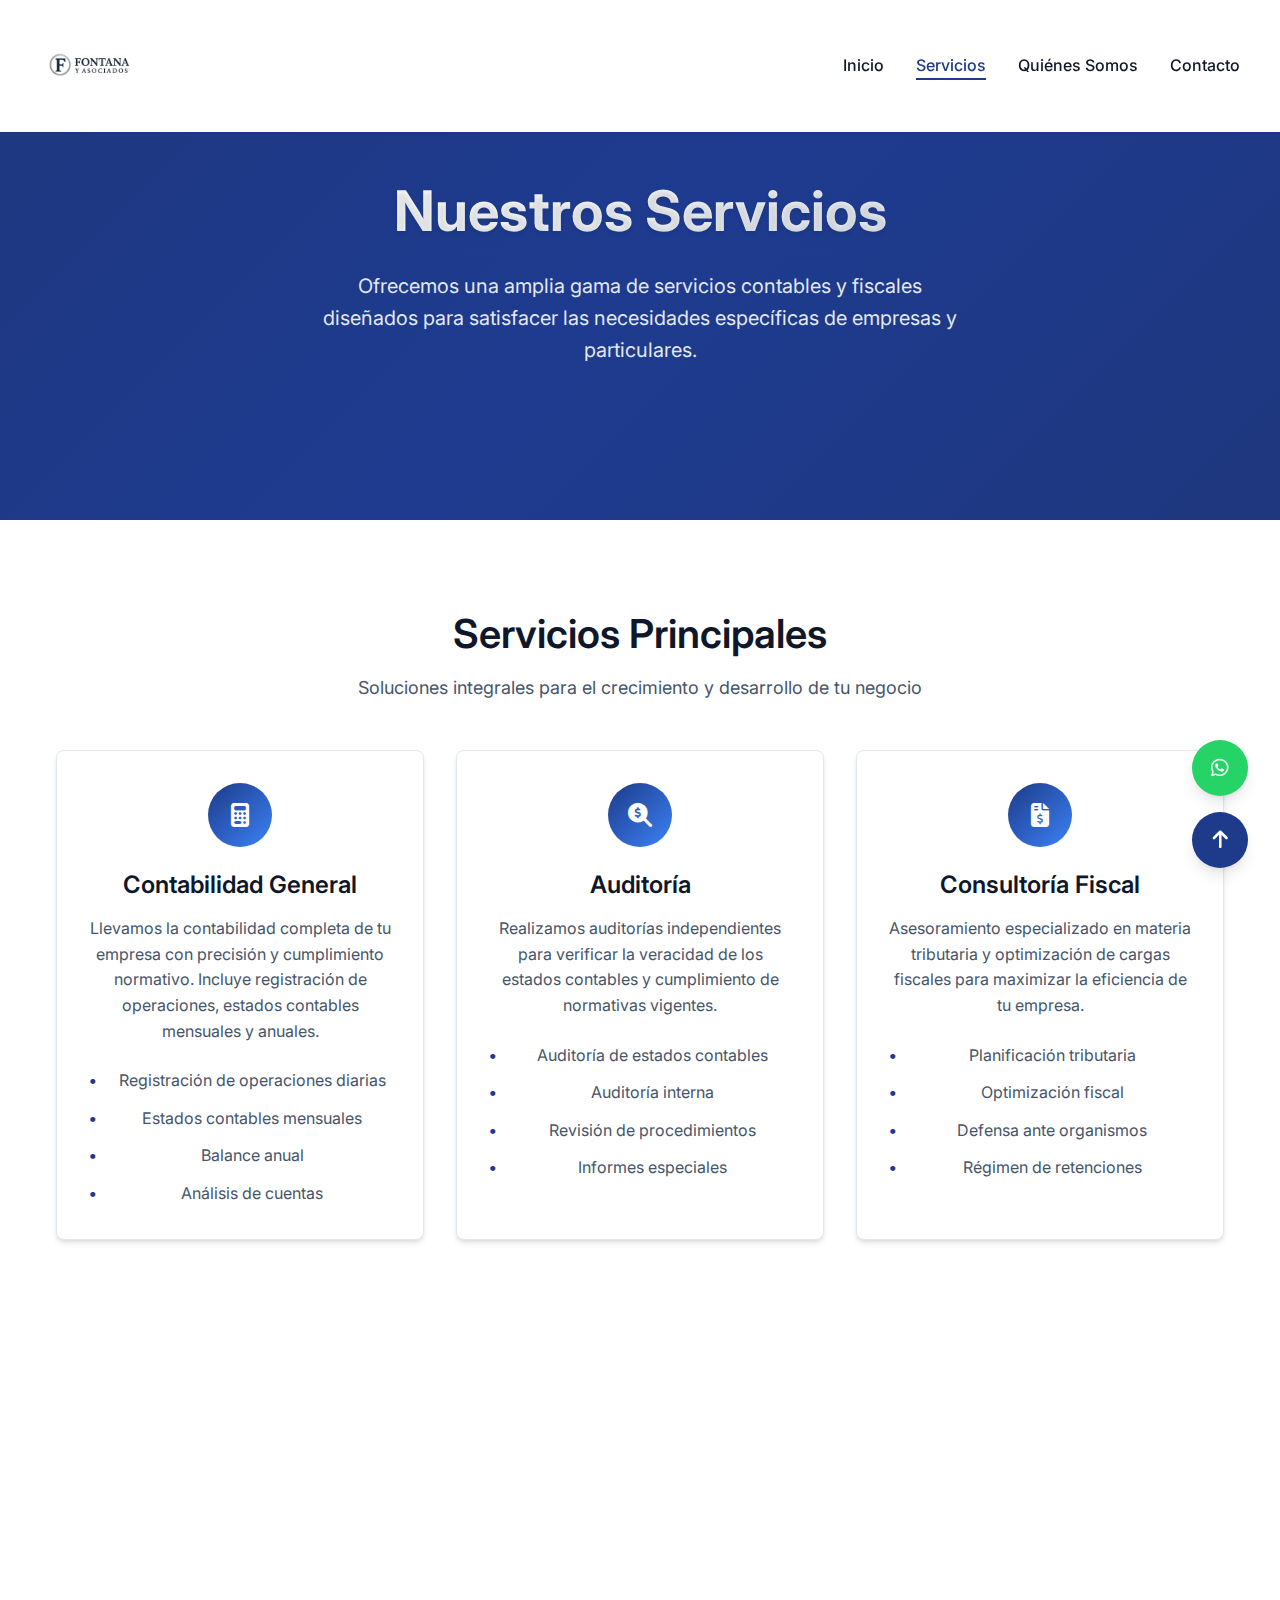
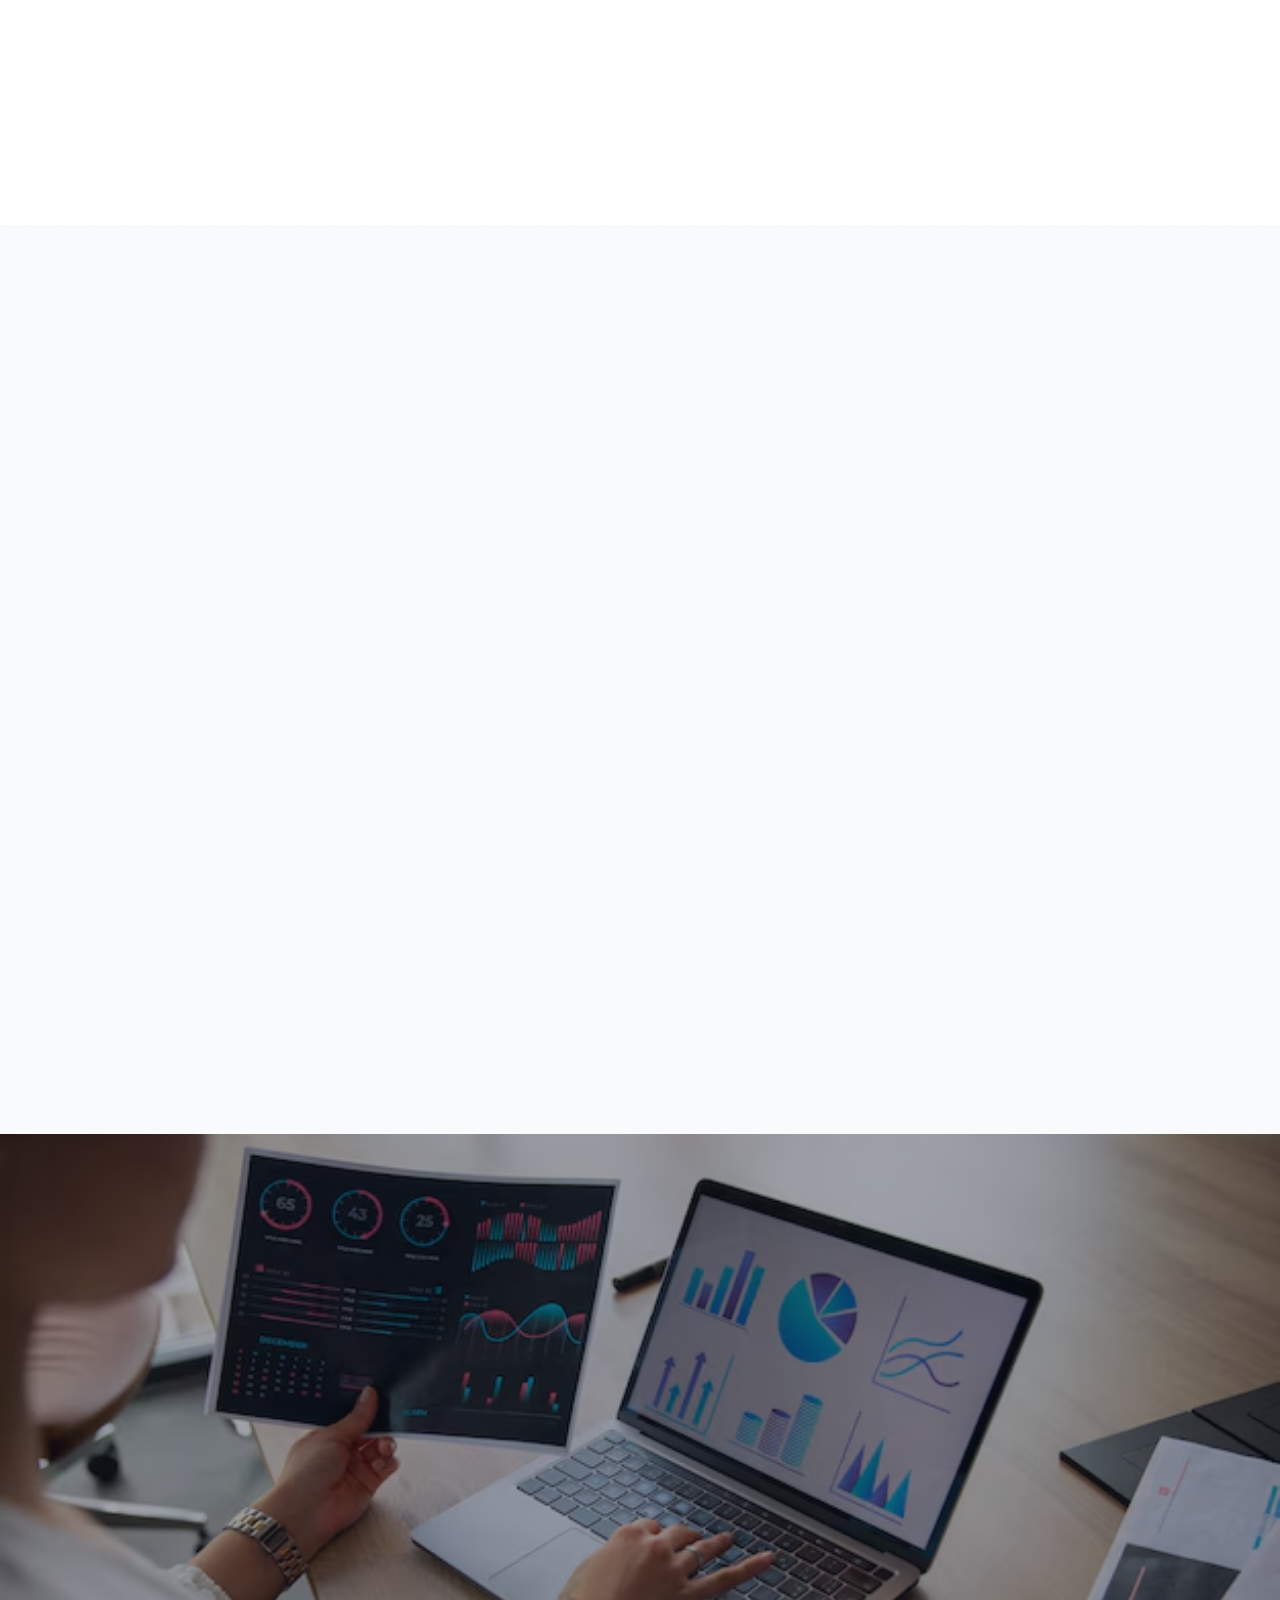
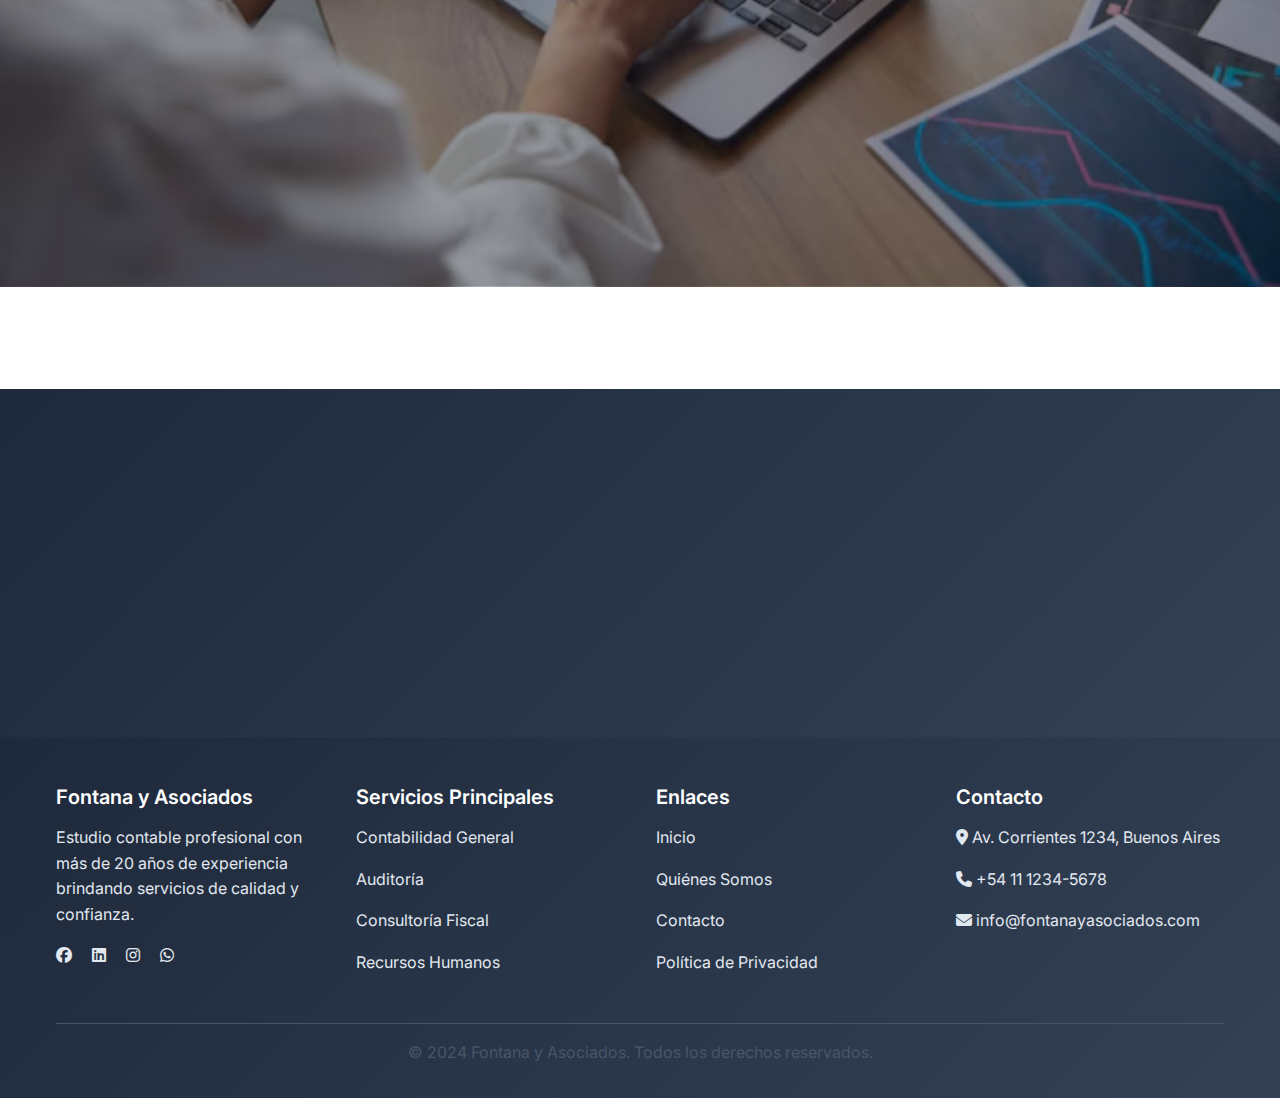
<file: servicios.html>
<!DOCTYPE html>
<html lang="es">
<head>
    <meta charset="UTF-8">
    <meta name="viewport" content="width=device-width, initial-scale=1.0">
    <title>Servicios - Fontana y Asociados</title>
    <meta name="description" content="Servicios profesionales de contabilidad, auditoría, consultoría fiscal y asesoramiento empresarial. Fontana y Asociados, tu estudio contable de confianza.">
    <meta name="keywords" content="servicios contables, contabilidad, auditoría, consultoría fiscal, recursos humanos, Argentina">
    
    <!-- Preconnect para optimización -->
    <link rel="preconnect" href="https://fonts.googleapis.com">
    <link rel="preconnect" href="https://fonts.gstatic.com" crossorigin>
    
    <!-- Google Fonts -->
    <link href="https://fonts.googleapis.com/css2?family=Inter:wght@300;400;500;600;700&display=swap" rel="stylesheet">
    
    <!-- FontAwesome 6 -->
    <link rel="stylesheet" href="https://cdnjs.cloudflare.com/ajax/libs/font-awesome/6.4.0/css/all.min.css">
    
    <!-- Estilos principales -->
    <link rel="stylesheet" href="css/styles.css">
    
    <!-- Favicon -->
    <link rel="icon" type="image/png" href="img/favicon.png">
    <link rel="alternate icon" href="img/favicon.ico">
</head>
<body>
    <!-- Header y Navegación -->
    <header class="header">
        <nav class="nav container"><!-- Refuerzo estructura navegable -->
            <a href="index.html" class="logo" aria-label="Fontana y Asociados">
                <img src="img/photos/logo-Photoroom.png" alt="Fontana y Asociados" width="180" height="60">
            </a>
            
            <ul class="nav-menu">
                <li><a href="index.html" class="nav-link">Inicio</a></li>
                <li><a href="servicios.html" class="nav-link active">Servicios</a></li>
                <li><a href="quienes-somos.html" class="nav-link">Quiénes Somos</a></li>
                <li><a href="contacto.html" class="nav-link">Contacto</a></li>
            </ul>
            
            <div class="menu-toggle">
                <span></span>
                <span></span>
                <span></span>
            </div>
        </nav>
    </header>

    <!-- Hero Section -->
    <section class="hero hero--inner"><!-- Hero interno consistente -->
        <div class="hero-content container">
            <h1 class="fade-in">Nuestros Servicios</h1>
            <p class="fade-in">Ofrecemos una amplia gama de servicios contables y fiscales diseñados para satisfacer las necesidades específicas de empresas y particulares.</p>
        </div>
    </section>

    <!-- Servicios Principales -->
    <section class="section section-light"><!-- Servicios principales sin estilos inline -->
        <div class="container">
            <div class="section-title fade-in">
                <h2>Servicios Principales</h2>
                <p>Soluciones integrales para el crecimiento y desarrollo de tu negocio</p>
            </div>
            
            <div class="services-grid">
                <!-- Contabilidad General -->
                <div class="service-card fade-in">
                    <div class="service-icon">
                        <i class="fas fa-calculator" aria-hidden="true"></i>
                        <span class="sr-only">Calculadora - Contabilidad</span>
                    </div>
                    <h3>Contabilidad General</h3>
                    <p>Llevamos la contabilidad completa de tu empresa con precisión y cumplimiento normativo. Incluye registración de operaciones, estados contables mensuales y anuales.</p>
                    <ul>
                        <li>Registración de operaciones diarias</li>
                        <li>Estados contables mensuales</li>
                        <li>Balance anual</li>
                        <li>Análisis de cuentas</li>
                    </ul>
                </div>
                
                <!-- Auditoría -->
                <div class="service-card fade-in">
                    <div class="service-icon">
                        <i class="fas fa-search-dollar" aria-hidden="true"></i>
                        <span class="sr-only">Lupa con dinero - Auditoría</span>
                    </div>
                    <h3>Auditoría</h3>
                    <p>Realizamos auditorías independientes para verificar la veracidad de los estados contables y cumplimiento de normativas vigentes.</p>
                    <ul>
                        <li>Auditoría de estados contables</li>
                        <li>Auditoría interna</li>
                        <li>Revisión de procedimientos</li>
                        <li>Informes especiales</li>
                    </ul>
                </div>
                
                <!-- Consultoría Fiscal -->
                <div class="service-card fade-in">
                    <div class="service-icon">
                        <i class="fas fa-file-invoice-dollar" aria-hidden="true"></i>
                        <span class="sr-only">Factura - Impuestos</span>
                    </div>
                    <h3>Consultoría Fiscal</h3>
                    <p>Asesoramiento especializado en materia tributaria y optimización de cargas fiscales para maximizar la eficiencia de tu empresa.</p>
                    <ul>
                        <li>Planificación tributaria</li>
                        <li>Optimización fiscal</li>
                        <li>Defensa ante organismos</li>
                        <li>Régimen de retenciones</li>
                    </ul>
                </div>
                
                <!-- Constitución de Empresas -->
                <div class="service-card fade-in">
                    <div class="service-icon">
                        <i class="fas fa-building" aria-hidden="true"></i>
                        <span class="sr-only">Edificio - Empresas</span>
                    </div>
                    <h3>Constitución de Empresas</h3>
                    <p>Te ayudamos a constituir tu empresa desde cero con todos los trámites necesarios ante los organismos correspondientes.</p>
                    <ul>
                        <li>Elección de forma jurídica</li>
                        <li>Trámites registrales</li>
                        <li>Inscripción en AFIP</li>
                        <li>Habilitaciones municipales</li>
                    </ul>
                </div>
                
                <!-- Recursos Humanos -->
                <div class="service-card fade-in">
                    <div class="service-icon">
                        <i class="fas fa-users" aria-hidden="true"></i>
                        <span class="sr-only">Personas - Recursos Humanos</span>
                    </div>
                    <h3>Recursos Humanos</h3>
                    <p>Gestión completa de nóminas, liquidaciones y trámites laborales para mantener tu empresa en regla con la legislación laboral.</p>
                    <ul>
                        <li>Liquidación de sueldos</li>
                        <li>Altas y bajas de personal</li>
                        <li>Obra social y ART</li>
                        <li>Convenios colectivos</li>
                    </ul>
                </div>
                
                <!-- Consultoría Empresarial -->
                <div class="service-card fade-in">
                    <div class="service-icon">
                        <i class="fas fa-handshake" aria-hidden="true"></i>
                        <span class="sr-only">Apretón de manos - Consultoría</span>
                    </div>
                    <h3>Consultoría Empresarial</h3>
                    <p>Asesoramiento estratégico para el crecimiento y desarrollo de tu negocio, con análisis financiero y planes de mejora.</p>
                    <ul>
                        <li>Análisis financiero</li>
                        <li>Proyecciones económicas</li>
                        <li>Planes de negocios</li>
                        <li>Costos y presupuestos</li>
                    </ul>
                </div>
            </div>
        </div>
    </section>

    <!-- Servicios Adicionales -->
    <section class="section section-slate"><!-- Servicios adicionales ordenados -->
        <div class="container">
            <div class="section-title fade-in">
                <h2>Servicios Adicionales</h2>
                <p>Servicios complementarios para cubrir todas tus necesidades</p>
            </div>
            
            <div class="services-grid">
                <!-- Monotributo -->
                <div class="service-card fade-in">
                    <div class="service-icon">
                        <i class="fas fa-user-tie" aria-hidden="true"></i>
                        <span class="sr-only">Persona con corbata - Monotributo</span>
                    </div>
                    <h3>Monotributo</h3>
                    <p>Gestión completa del régimen simplificado para pequeños contribuyentes.</p>
                </div>
                
                <!-- Bienes Personales -->
                <div class="service-card fade-in">
                    <div class="service-icon">
                        <i class="fas fa-home" aria-hidden="true"></i>
                        <span class="sr-only">Casa - Bienes Personales</span>
                    </div>
                    <h3>Bienes Personales</h3>
                    <p>Declaración jurada del impuesto a los bienes personales para personas físicas.</p>
                </div>
                
                <!-- Ganancias -->
                <div class="service-card fade-in">
                    <div class="service-icon">
                        <i class="fas fa-chart-pie" aria-hidden="true"></i>
                        <span class="sr-only">Gráfico circular - Ganancias</span>
                    </div>
                    <h3>Impuesto a las Ganancias</h3>
                    <p>Liquidación y presentación del impuesto a las ganancias para personas físicas y jurídicas.</p>
                </div>
                
                <!-- IVA -->
                <div class="service-card fade-in">
                    <div class="service-icon">
                        <i class="fas fa-percentage" aria-hidden="true"></i>
                        <span class="sr-only">Porcentaje - IVA</span>
                    </div>
                    <h3>IVA</h3>
                    <p>Gestión mensual del Impuesto al Valor Agregado y regímenes especiales.</p>
                </div>
                
                <!-- Ingresos Brutos -->
                <div class="service-card fade-in">
                    <div class="service-icon">
                        <i class="fas fa-coins" aria-hidden="true"></i>
                        <span class="sr-only">Monedas - Ingresos Brutos</span>
                    </div>
                    <h3>Ingresos Brutos</h3>
                    <p>Declaraciones juradas mensuales y convenio multilateral entre provincias.</p>
                </div>
                
                <!-- Certificaciones -->
                <div class="service-card fade-in">
                    <div class="service-icon">
                        <i class="fas fa-certificate" aria-hidden="true"></i>
                        <span class="sr-only">Certificado - Certificaciones</span>
                    </div>
                    <h3>Certificaciones</h3>
                    <p>Emisión de certificados contables y constancias para licitaciones.</p>
                </div>
            </div>
        </div>
    </section>

    <!-- Proceso de Trabajo -->
    <section class="section section-gray section--data-process" data-parallax="0.08" style="--section-spacing-bottom: 10rem"><!-- Parallax optimizado -->
        <div class="container">
            <div class="section-title fade-in">
                <h2 style="color: white;">Nuestro Proceso de Trabajo</h2>
                <p style="color: white;">Un método estructurado para garantizar la calidad y eficiencia</p>
            </div>
            
            <div class="services-grid">
                <div class="service-card fade-in">
                    <div class="service-icon">
                        <i class="fas fa-comments" aria-hidden="true"></i>
                        <span class="sr-only">Comentarios - Consulta</span>
                    </div>
                    <h3>1. Consulta Inicial</h3>
                    <p>Analizamos tus necesidades específicas y diseñamos una propuesta personalizada.</p>
                </div>
                
                <div class="service-card fade-in">
                    <div class="service-icon">
                        <i class="fas fa-clipboard-check" aria-hidden="true"></i>
                        <span class="sr-only">Lista de verificación - Planificación</span>
                    </div>
                    <h3>2. Planificación</h3>
                    <p>Establecemos un plan de trabajo con cronogramas y objetivos claros.</p>
                </div>
                
                <div class="service-card fade-in">
                    <div class="service-icon">
                        <i class="fas fa-cogs" aria-hidden="true"></i>
                        <span class="sr-only">Engranajes - Ejecución</span>
                    </div>
                    <h3>3. Ejecución</h3>
                    <p>Implementamos los servicios acordados con monitoreo constante de la calidad.</p>
                </div>
                
                <div class="service-card fade-in mb-4">
                    <div class="service-icon">
                        <i class="fas fa-chart-line" aria-hidden="true"></i>
                        <span class="sr-only">Gráfico - Seguimiento</span>
                    </div>
                    <h3>4. Seguimiento</h3>
                    <p>Realizamos un seguimiento continuo y reportes periódicos de los resultados.</p>
                </div>
            </div>
        </div>
    </section>

    <!-- CTA Section -->
    <section class="section section-dark mt-4">
        <div class="container text-center">
            <div class="fade-in">
                <h2>¿Necesitás ayuda con tus servicios contables?</h2>
                <p style="font-size: 1.125rem; margin-bottom: 2rem;">Contactanos para una consulta personalizada sin compromiso</p>
                <a href="contacto.html" class="btn">Solicitar Consulta</a>
                <a href="tel:+541112345678" class="btn btn-secondary">Llamar Ahora</a>
            </div>
        </div>
    </section>

    <!-- Footer -->
    <footer class="footer">
        <div class="container">
            <div class="footer-content">
                <div class="footer-section">
                    <h4>Fontana y Asociados</h4>
                    <p>Estudio contable profesional con más de 20 años de experiencia brindando servicios de calidad y confianza.</p>
                    <div style="margin-top: 1rem;">
                        <a href="#" style="margin-right: 1rem;"><i class="fab fa-facebook" aria-hidden="true"></i></a>
                        <a href="#" style="margin-right: 1rem;"><i class="fab fa-linkedin" aria-hidden="true"></i></a>
                        <a href="#" style="margin-right: 1rem;"><i class="fab fa-instagram" aria-hidden="true"></i></a>
                        <a href="#"><i class="fab fa-whatsapp" aria-hidden="true"></i></a>
                    </div>
                </div>
                
                <div class="footer-section">
                    <h4>Servicios Principales</h4>
                    <p><a href="#servicios">Contabilidad General</a></p>
                    <p><a href="#servicios">Auditoría</a></p>
                    <p><a href="#servicios">Consultoría Fiscal</a></p>
                    <p><a href="#servicios">Recursos Humanos</a></p>
                </div>
                
                <div class="footer-section">
                    <h4>Enlaces</h4>
                    <p><a href="index.html">Inicio</a></p>
                    <p><a href="quienes-somos.html">Quiénes Somos</a></p>
                    <p><a href="contacto.html">Contacto</a></p>
                    <p><a href="#">Política de Privacidad</a></p>
                </div>
                
                <div class="footer-section">
                    <h4>Contacto</h4>
                    <p><i class="fas fa-map-marker-alt" aria-hidden="true"></i> Av. Corrientes 1234, Buenos Aires</p>
                    <p><i class="fas fa-phone" aria-hidden="true"></i> +54 11 1234-5678</p>
                    <p><i class="fas fa-envelope" aria-hidden="true"></i> info@fontanayasociados.com</p>
                </div>
            </div>
            
            <div class="footer-bottom">
                <p>&copy; 2024 Fontana y Asociados. Todos los derechos reservados.</p>
            </div>
        </div>
    </footer>

    <!-- Botones Flotantes -->
    <div class="floating-buttons">
        <button class="floating-btn whatsapp-btn" title="Contactar por WhatsApp">
            <i class="fab fa-whatsapp" aria-hidden="true"></i>
            <span class="sr-only">Contactar por WhatsApp</span>
        </button>
        <button class="floating-btn scroll-top-btn" title="Volver al inicio">
            <i class="fas fa-arrow-up" aria-hidden="true"></i>
            <span class="sr-only">Volver al inicio</span>
        </button>
    </div>

    <!-- Scripts -->
    <script src="js/scripts.js"></script>
</body>
</html>
</file>
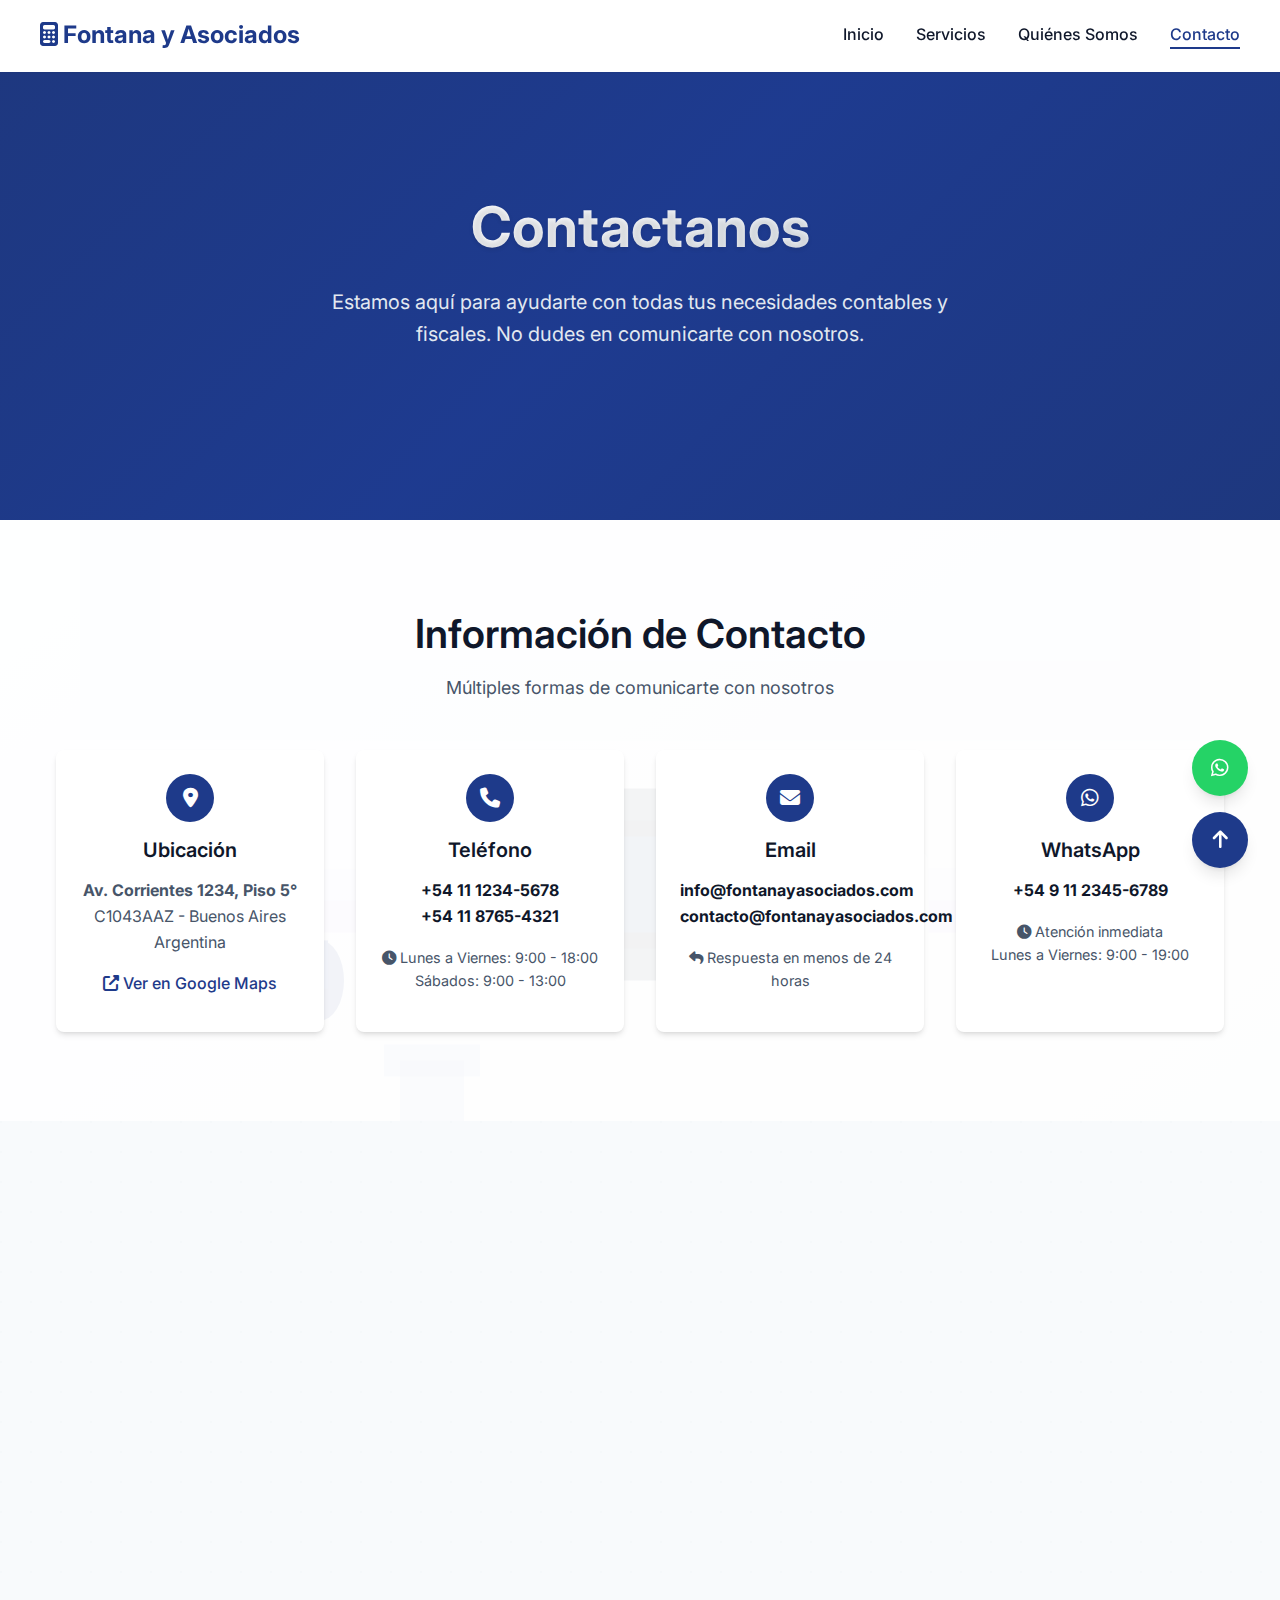
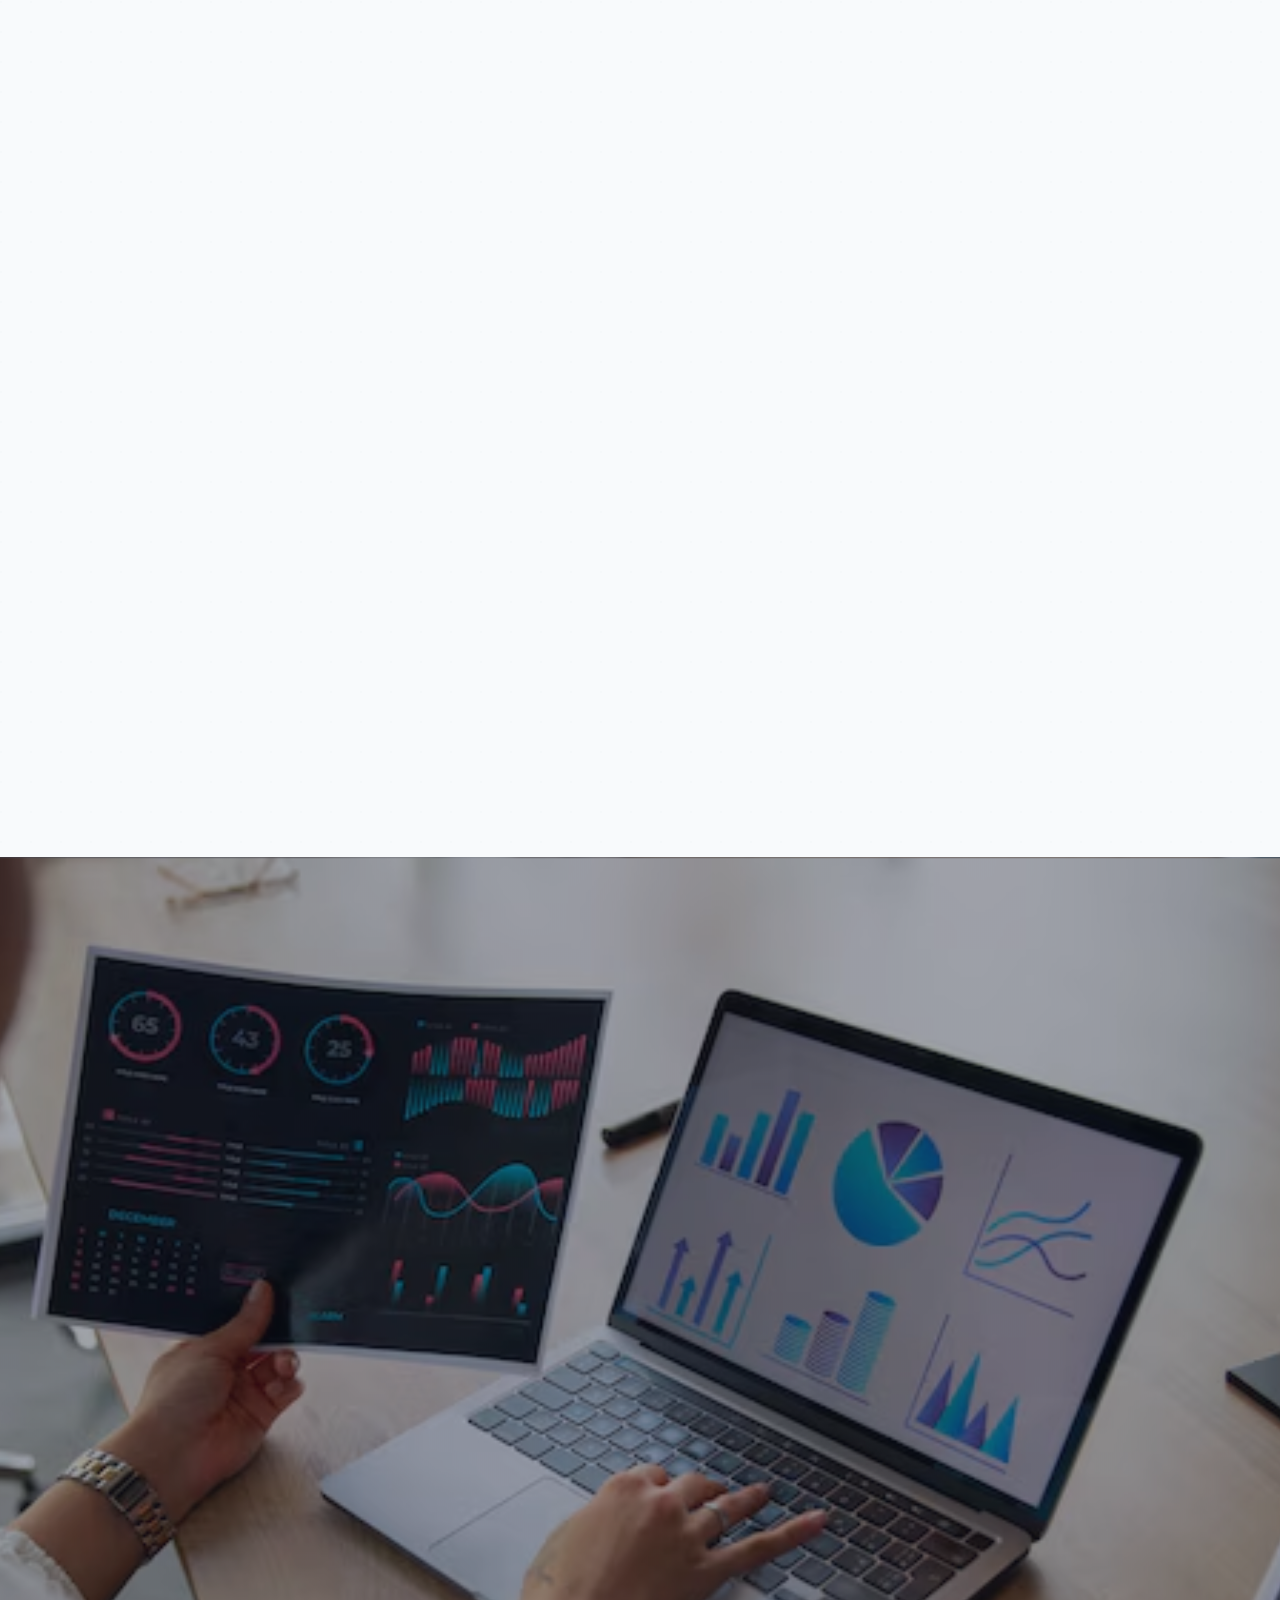
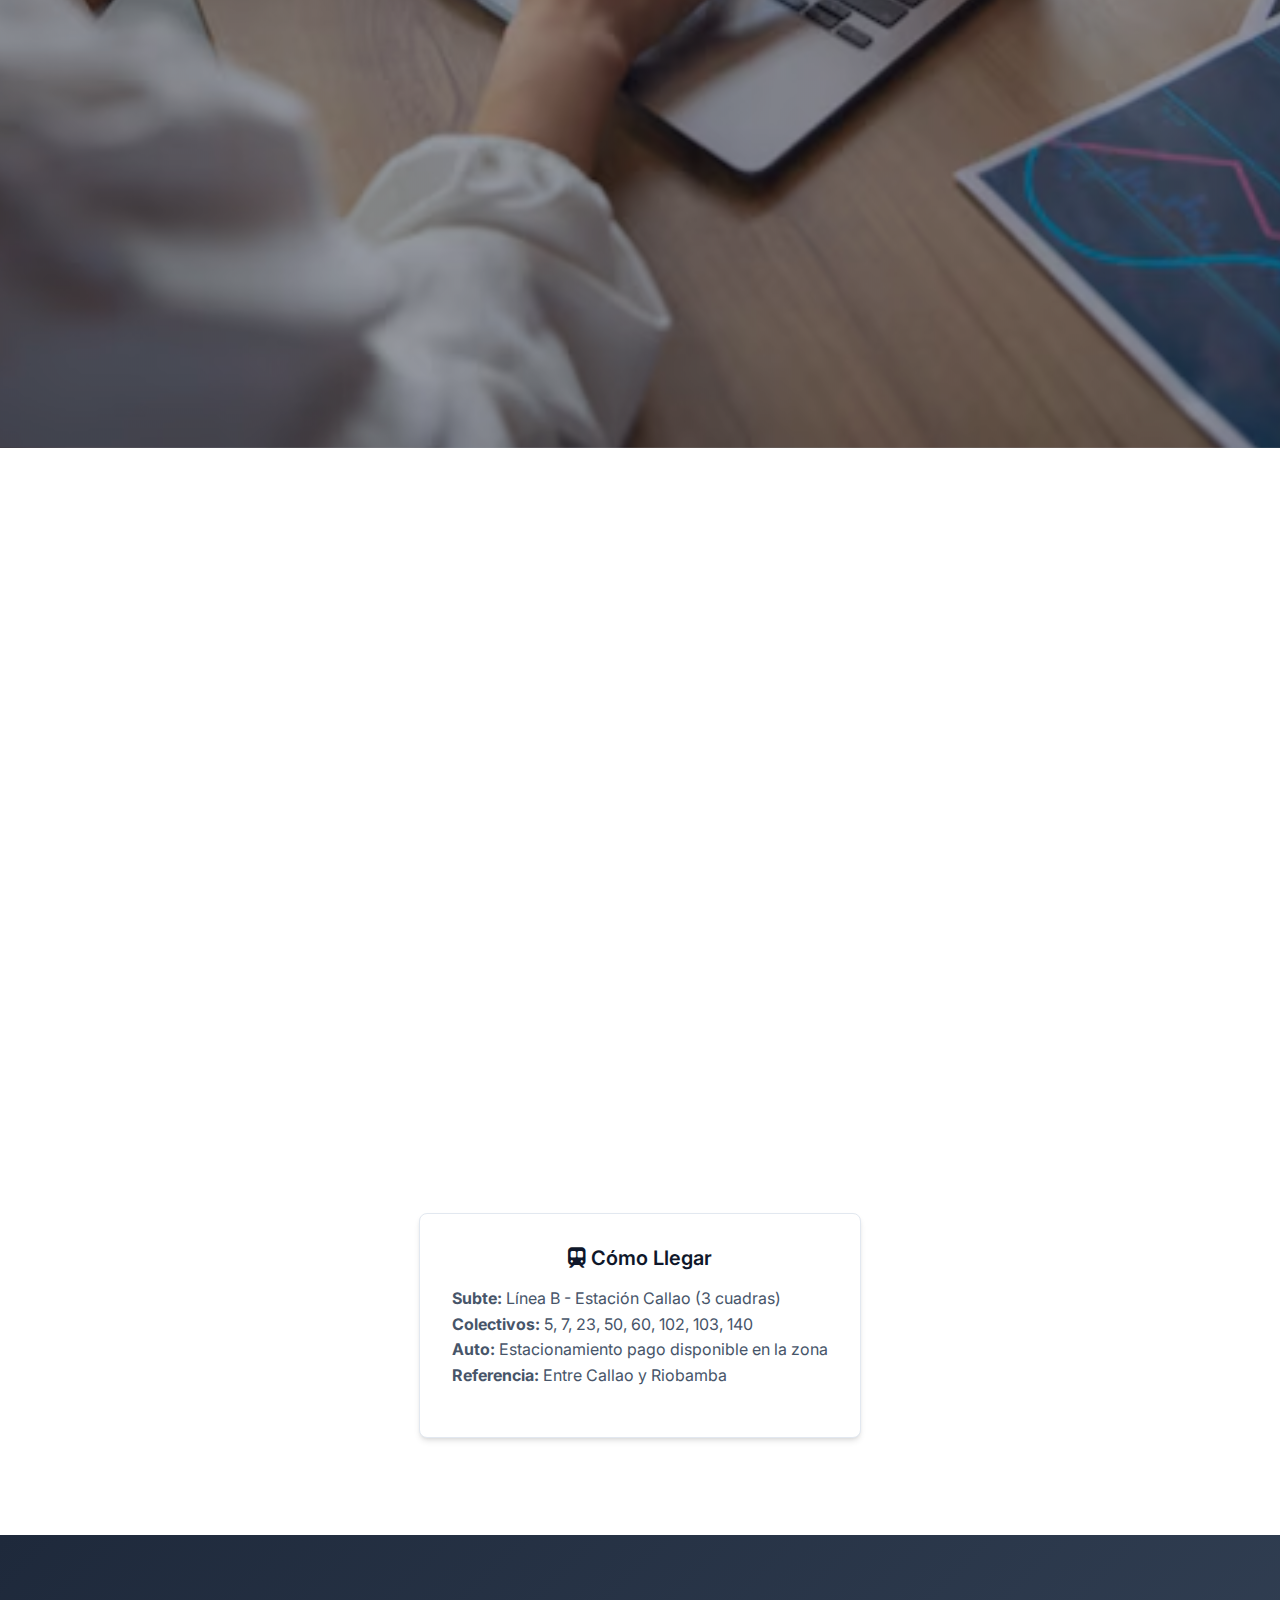
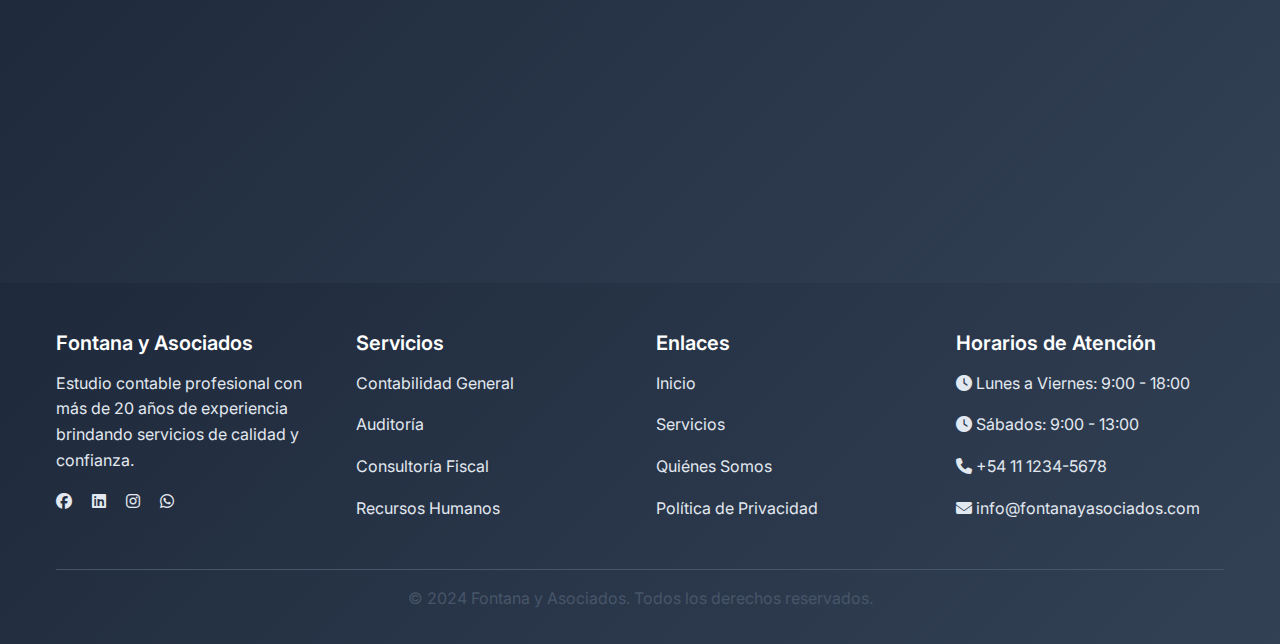
<file: Fontana/contacto.html>
<!DOCTYPE html>
<html lang="es">
<head>
    <meta charset="UTF-8">
    <meta name="viewport" content="width=device-width, initial-scale=1.0">
    <title>Contacto - Fontana y Asociados</title>
    <meta name="description" content="Contactá a Fontana y Asociados para consultas sobre servicios contables. Ubicados en Buenos Aires, Argentina. Teléfono, email y formulario de contacto.">
    <meta name="keywords" content="contacto, estudio contable, Buenos Aires, consulta, teléfono, email, ubicación">
    
    <!-- Preconnect para optimización -->
    <link rel="preconnect" href="https://fonts.googleapis.com">
    <link rel="preconnect" href="https://fonts.gstatic.com" crossorigin>
    
    <!-- Google Fonts -->
    <link href="https://fonts.googleapis.com/css2?family=Inter:wght@300;400;500;600;700&display=swap" rel="stylesheet">
    
    <!-- FontAwesome 6 -->
    <link rel="stylesheet" href="https://cdnjs.cloudflare.com/ajax/libs/font-awesome/6.4.0/css/all.min.css">
    
    <!-- Estilos principales -->
    <link rel="stylesheet" href="css/styles.css">
    
    <!-- Favicon -->
    <link rel="icon" type="image/svg+xml" href="img/favicon.svg">
    <link rel="alternate icon" href="img/favicon.ico">
</head>
<body>
    <!-- Header y Navegación -->
    <header class="header">
        <nav class="nav container"><!-- Refuerzo estructura navegable -->
            <a href="index.html" class="logo">
                <i class="fas fa-calculator" aria-hidden="true"></i>
                Fontana y Asociados
            </a>
            
            <ul class="nav-menu">
                <li><a href="index.html" class="nav-link">Inicio</a></li>
                <li><a href="servicios.html" class="nav-link">Servicios</a></li>
                <li><a href="quienes-somos.html" class="nav-link">Quiénes Somos</a></li>
                <li><a href="contacto.html" class="nav-link active">Contacto</a></li>
            </ul>
            
            <div class="menu-toggle">
                <span></span>
                <span></span>
                <span></span>
            </div>
        </nav>
    </header>

    <!-- Hero Section -->
    <section class="hero hero--inner"><!-- Hero interno consistente -->
        <div class="hero-content container">
            <h1 class="fade-in">Contactanos</h1>
            <p class="fade-in">Estamos aquí para ayudarte con todas tus necesidades contables y fiscales. No dudes en comunicarte con nosotros.</p>
        </div>
    </section>

    <!-- Información de Contacto -->
    <section class="section section-light section--contact-info" aria-labelledby="info-contacto"><!-- Fondo trasladado a CSS -->
        <div class="container">
            <div class="section-title fade-in">
                <h2 id="info-contacto">Información de Contacto</h2>
                <p>Múltiples formas de comunicarte con nosotros</p>
            </div>
            
            <div class="contact-info" role="list">
                <div class="contact-item fade-in" role="listitem">
                    <div class="contact-icon">
                        <i class="fas fa-map-marker-alt" aria-hidden="true"></i>
                        <span class="sr-only">Ubicación</span>
                    </div>
                    <h4>Ubicación</h4>
                    <p><strong>Av. Corrientes 1234, Piso 5°</strong><br>
                    C1043AAZ - Buenos Aires<br>
                    Argentina</p>
                    <a href="https://maps.google.com" target="_blank" rel="noopener" 
                       style="color: var(--primary-color); text-decoration: none; font-weight: 500;">
                        <i class="fas fa-external-link-alt" aria-hidden="true"></i> Ver en Google Maps
                    </a>
                </div>
                
                <div class="contact-item fade-in" role="listitem">
                    <div class="contact-icon">
                        <i class="fas fa-phone" aria-hidden="true"></i>
                        <span class="sr-only">Teléfono</span>
                    </div>
                    <h4>Teléfono</h4>
                    <p><strong><a href="tel:+541112345678" style="color: var(--text-dark); text-decoration: none;">+54 11 1234-5678</a></strong><br>
                    <strong><a href="tel:+541187654321" style="color: var(--text-dark); text-decoration: none;">+54 11 8765-4321</a></strong></p>
                    <p style="margin-top: 0.5rem; font-size: 0.9rem;">
                        <i class="fas fa-clock" aria-hidden="true"></i> 
                        Lunes a Viernes: 9:00 - 18:00<br>
                        Sábados: 9:00 - 13:00
                    </p>
                </div>
                
                <div class="contact-item fade-in" role="listitem">
                    <div class="contact-icon">
                        <i class="fas fa-envelope" aria-hidden="true"></i>
                        <span class="sr-only">Email</span>
                    </div>
                    <h4>Email</h4>
                    <p><strong><a href="mailto:info@fontanayasociados.com" style="color: var(--text-dark); text-decoration: none;">info@fontanayasociados.com</a></strong><br>
                    <strong><a href="mailto:contacto@fontanayasociados.com" style="color: var(--text-dark); text-decoration: none;">contacto@fontanayasociados.com</a></strong></p>
                    <p style="margin-top: 0.5rem; font-size: 0.9rem;">
                        <i class="fas fa-reply" aria-hidden="true"></i> 
                        Respuesta en menos de 24 horas
                    </p>
                </div>
                
                <div class="contact-item fade-in" role="listitem">
                    <div class="contact-icon">
                        <i class="fab fa-whatsapp" aria-hidden="true"></i>
                        <span class="sr-only">WhatsApp</span>
                    </div>
                    <h4>WhatsApp</h4>
                    <p><strong><a href="https://wa.me/5491123456789" target="_blank" rel="noopener" style="color: var(--text-dark); text-decoration: none;">+54 9 11 2345-6789</a></strong></p>
                    <p style="margin-top: 0.5rem; font-size: 0.9rem;">
                        <i class="fas fa-clock" aria-hidden="true"></i> 
                        Atención inmediata<br>
                        Lunes a Viernes: 9:00 - 19:00
                    </p>
                </div>
            </div>
        </div>
    </section>

    <!-- Formulario de Contacto -->
    <section class="section section-slate" aria-labelledby="formulario-contacto"><!-- Contenedor accesible del formulario -->
        <div class="container">
            <div class="section-title fade-in">
                <h2 id="formulario-contacto">Envíanos un Mensaje</h2>
                <p>Completá el formulario y nos comunicaremos contigo a la brevedad</p>
            </div>
            
            <form class="contact-form fade-in" id="contactForm" action="https://formsubmit.co/info@fontanayasociados.com" method="post" aria-describedby="formStatus" role="form"><!-- Formulario con validación inline; action temporal para PE -->
                <div class="form-grid">
                    <div class="form-group">
                        <label for="nombre">Nombre Completo *</label>
                        <input type="text" id="nombre" name="nombre" required aria-required="true" aria-invalid="false"
                               placeholder="Ingresá tu nombre completo" autocomplete="name" aria-describedby="error-nombre">
                        <p class="form-error" id="error-nombre" aria-live="polite" role="alert"></p>
                    </div>
                    
                    <div class="form-group">
                        <label for="email">Email *</label>
                        <input type="email" id="email" name="email" required aria-required="true" aria-invalid="false"
                               placeholder="tu@email.com" autocomplete="email" aria-describedby="error-email">
                        <p class="form-error" id="error-email" aria-live="polite" role="alert"></p>
                    </div>
                </div>
                
                <div class="form-grid">
                    <div class="form-group">
                        <label for="telefono">Teléfono *</label>
                        <input type="tel" id="telefono" name="telefono" required aria-required="true" aria-invalid="false"
                               placeholder="11 1234-5678" autocomplete="tel" aria-describedby="error-telefono">
                        <p class="form-error" id="error-telefono" aria-live="polite" role="alert"></p>
                    </div>
                    
                    <div class="form-group">
                        <label for="empresa">Empresa (Opcional)</label>
                        <input type="text" id="empresa" name="empresa" aria-invalid="false"
                               placeholder="Nombre de tu empresa" aria-describedby="error-empresa">
                        <p class="form-error" id="error-empresa" aria-live="polite" role="alert"></p>
                    </div>
                </div>
                
                <div class="form-group">
                    <label for="servicio">Servicio de Interés</label>
                    <select id="servicio" name="servicio" aria-invalid="false" aria-describedby="error-servicio">
                        <option value="">Seleccioná un servicio</option>
                        <option value="contabilidad">Contabilidad General</option>
                        <option value="auditoria">Auditoría</option>
                        <option value="fiscal">Consultoría Fiscal</option>
                        <option value="constitucion">Constitución de Empresas</option>
                        <option value="rrhh">Recursos Humanos</option>
                        <option value="consultoria">Consultoría Empresarial</option>
                        <option value="monotributo">Monotributo</option>
                        <option value="otro">Otro</option>
                    </select>
                    <p class="form-error" id="error-servicio" aria-live="polite" role="alert"></p>
                </div>
                
                <div class="form-group">
                    <label for="mensaje">Mensaje *</label>
                    <textarea id="mensaje" name="mensaje" required aria-required="true" aria-invalid="false"
                              placeholder="Contanos en qué podemos ayudarte. Incluí cualquier detalle que consideres importante para que podamos brindarte el mejor asesoramiento." aria-describedby="error-mensaje"></textarea>
                    <p class="form-error" id="error-mensaje" aria-live="polite" role="alert"></p>
                </div>
                
                <div class="form-group">
                    <label class="form-check" for="privacy">
                        <input type="checkbox" id="privacy" name="privacy" required aria-required="true" aria-invalid="false" aria-describedby="error-privacy">
                        <span>Acepto la <a href="#" class="link-inline">Política de Privacidad</a> y el tratamiento de mis datos personales *</span>
                    </label>
                    <p class="form-error" id="error-privacy" aria-live="polite" role="alert"></p>
                </div>
                
                <div class="form-group">
                    <label class="form-check" for="newsletter">
                        <input type="checkbox" id="newsletter" name="newsletter">
                        <span>Quiero recibir información sobre servicios y novedades por email</span>
                    </label>
                </div>
                
                <div class="form-actions">
                    <button type="submit" class="btn">
                        <i class="fas fa-paper-plane" aria-hidden="true"></i>
                        Enviar Mensaje
                    </button>
                    <button type="reset" class="btn btn-secondary">
                        <i class="fas fa-undo" aria-hidden="true"></i>
                        Limpiar Formulario
                    </button>
                </div>
                
                <p class="form-helper">* Campos obligatorios. Todos los datos serán tratados de forma confidencial.</p>
                <div class="form-status" id="formStatus" role="status" aria-live="polite"></div>
            </form>
        </div>
    </section>

    <!-- Preguntas Frecuentes -->
    <section class="section section-gray section--data-process" data-parallax="0.06">
        <div class="container">
            <div class="section-title fade-in">
                <h2>Preguntas Frecuentes</h2>
                <p>Respondemos las consultas más comunes de nuestros clientes</p>
            </div>
            
            <div style="max-width: 800px; margin: 0 auto;">
                <div class="service-card fade-in" style="margin-bottom: 1.5rem; text-align: left;">
                    <h4 style="color: var(--primary-color); margin-bottom: 1rem;">
                        <i class="fas fa-question-circle" aria-hidden="true"></i>
                        ¿Cuánto tiempo demoran en responder una consulta?
                    </h4>
                    <p>Respondemos todas las consultas en un plazo máximo de 24 horas hábiles. Para consultas urgentes, podés contactarnos por WhatsApp para una respuesta inmediata.</p>
                </div>
                
                <div class="service-card fade-in" style="margin-bottom: 1.5rem; text-align: left;">
                    <h4 style="color: var(--primary-color); margin-bottom: 1rem;">
                        <i class="fas fa-question-circle" aria-hidden="true"></i>
                        ¿Hacen consultas gratuitas?
                    </h4>
                    <p>Sí, ofrecemos una primera consulta gratuita de 30 minutos para conocer tus necesidades y explicarte cómo podemos ayudarte. Podés agendar tu cita llamando o enviando un mensaje.</p>
                </div>
                
                <div class="service-card fade-in" style="margin-bottom: 1.5rem; text-align: left;">
                    <h4 style="color: var(--primary-color); margin-bottom: 1rem;">
                        <i class="fas fa-question-circle" aria-hidden="true"></i>
                        ¿Atienden empresas de cualquier tamaño?
                    </h4>
                    <p>Absolutamente. Trabajamos con monotributistas, PyMEs y grandes empresas. Adaptamos nuestros servicios a las necesidades específicas de cada cliente, sin importar el tamaño.</p>
                </div>
                
                <div class="service-card fade-in" style="margin-bottom: 1.5rem; text-align: left;">
                    <h4 style="color: var(--primary-color); margin-bottom: 1rem;">
                        <i class="fas fa-question-circle" aria-hidden="true"></i>
                        ¿Cómo puedo agendar una reunión?
                    </h4>
                    <p>Podés agendar una reunión llamando a nuestros teléfonos, enviando un email o completando el formulario de contacto. También podés escribirnos por WhatsApp para coordinar el mejor horario.</p>
                </div>
                
            </div>
        </div>
    </section>

    <!-- Mapa de Ubicación -->
    <section class="section section-light">
        <div class="container">
            <div class="section-title fade-in">
                <h2>Nuestra Ubicación</h2>
                <p>Visitanos en nuestras oficinas en el centro de Buenos Aires</p>
            </div>
            
            <div class="fade-in" style="border-radius: var(--border-radius); overflow: hidden; box-shadow: var(--shadow-md);">
                <!-- Placeholder para mapa - En implementación real se usaría Google Maps -->
                <div style="width: 100%; height: 400px; background: var(--bg-gray); display: flex; align-items: center; justify-content: center; position: relative;">
                    <div style="text-align: center; color: var(--text-muted);">
                        <i class="fas fa-map-marked-alt" style="font-size: 3rem; margin-bottom: 1rem;" aria-hidden="true"></i>
                        <h4>Mapa Interactivo</h4>
                        <p>Av. Corrientes 1234, Buenos Aires</p>
                        <a href="https://maps.google.com" target="_blank" rel="noopener" class="btn" style="margin-top: 1rem;">
                            Ver en Google Maps
                        </a>
                    </div>
                </div>
            </div>
            
            <div style="margin-top: 2rem; text-align: center;">
                <div class="service-card" style="display: inline-block; max-width: 500px;">
                    <h4><i class="fas fa-subway" aria-hidden="true"></i> Cómo Llegar</h4>
                    <p style="text-align: left; margin-top: 1rem;">
                        <strong>Subte:</strong> Línea B - Estación Callao (3 cuadras)<br>
                        <strong>Colectivos:</strong> 5, 7, 23, 50, 60, 102, 103, 140<br>
                        <strong>Auto:</strong> Estacionamiento pago disponible en la zona<br>
                        <strong>Referencia:</strong> Entre Callao y Riobamba
                    </p>
                </div>
            </div>
        </div>
    </section>

    <!-- CTA Section -->
    <section class="section section-dark">
        <div class="container text-center">
            <div class="fade-in">
                <h2>¿Listo para comenzar?</h2>
                <p style="font-size: 1.125rem; margin-bottom: 2rem;">
                    No esperes más. Contactanos hoy mismo y descubrí cómo podemos ayudarte a hacer crecer tu negocio.
                </p>
                <a href="tel:+541112345678" class="btn">
                    <i class="fas fa-phone" aria-hidden="true"></i>
                    Llamar Ahora
                </a>
                <a href="https://wa.me/5491123456789" target="_blank" rel="noopener" class="btn btn-secondary">
                    <i class="fab fa-whatsapp" aria-hidden="true"></i>
                    WhatsApp
                </a>
            </div>
        </div>
    </section>

    <!-- Footer -->
    <footer class="footer">
        <div class="container">
            <div class="footer-content">
                <div class="footer-section">
                    <h4>Fontana y Asociados</h4>
                    <p>Estudio contable profesional con más de 20 años de experiencia brindando servicios de calidad y confianza.</p>
                    <div style="margin-top: 1rem;">
                        <a href="#" style="margin-right: 1rem;"><i class="fab fa-facebook" aria-hidden="true"></i></a>
                        <a href="#" style="margin-right: 1rem;"><i class="fab fa-linkedin" aria-hidden="true"></i></a>
                        <a href="#" style="margin-right: 1rem;"><i class="fab fa-instagram" aria-hidden="true"></i></a>
                        <a href="#"><i class="fab fa-whatsapp" aria-hidden="true"></i></a>
                    </div>
                </div>
                
                <div class="footer-section">
                    <h4>Servicios</h4>
                    <p><a href="servicios.html">Contabilidad General</a></p>
                    <p><a href="servicios.html">Auditoría</a></p>
                    <p><a href="servicios.html">Consultoría Fiscal</a></p>
                    <p><a href="servicios.html">Recursos Humanos</a></p>
                </div>
                
                <div class="footer-section">
                    <h4>Enlaces</h4>
                    <p><a href="index.html">Inicio</a></p>
                    <p><a href="servicios.html">Servicios</a></p>
                    <p><a href="quienes-somos.html">Quiénes Somos</a></p>
                    <p><a href="#">Política de Privacidad</a></p>
                </div>
                
                <div class="footer-section">
                    <h4>Horarios de Atención</h4>
                    <p><i class="fas fa-clock" aria-hidden="true"></i> Lunes a Viernes: 9:00 - 18:00</p>
                    <p><i class="fas fa-clock" aria-hidden="true"></i> Sábados: 9:00 - 13:00</p>
                    <p><i class="fas fa-phone" aria-hidden="true"></i> +54 11 1234-5678</p>
                    <p><i class="fas fa-envelope" aria-hidden="true"></i> info@fontanayasociados.com</p>
                </div>
            </div>
            
            <div class="footer-bottom">
                <p>&copy; 2024 Fontana y Asociados. Todos los derechos reservados.</p>
            </div>
        </div>
    </footer>

    <!-- Botones Flotantes -->
    <div class="floating-buttons">
        <button class="floating-btn whatsapp-btn" title="Contactar por WhatsApp">
            <i class="fab fa-whatsapp" aria-hidden="true"></i>
            <span class="sr-only">Contactar por WhatsApp</span>
        </button>
        <button class="floating-btn scroll-top-btn" title="Volver al inicio">
            <i class="fas fa-arrow-up" aria-hidden="true"></i>
            <span class="sr-only">Volver al inicio</span>
        </button>
    </div>

    <!-- Scripts -->
    <script src="js/scripts.js"></script>
</body>
</html>
</file>
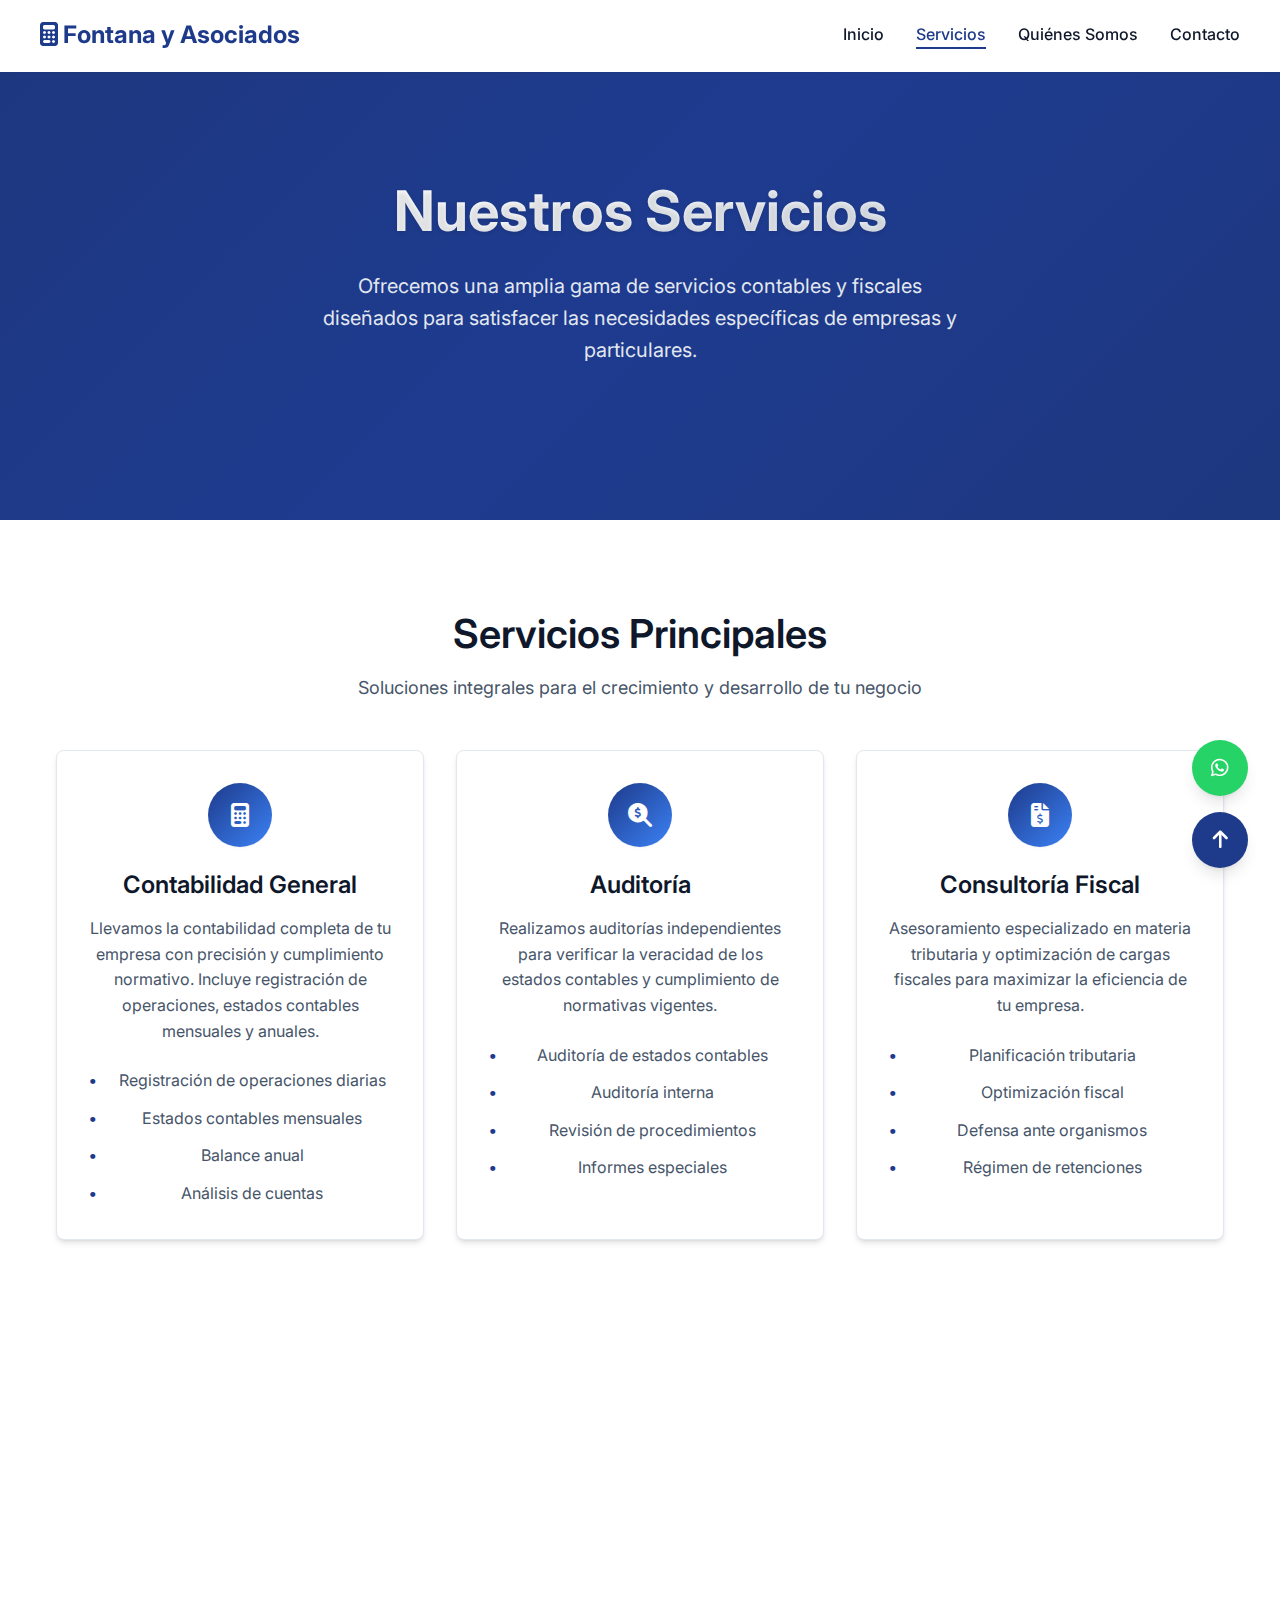
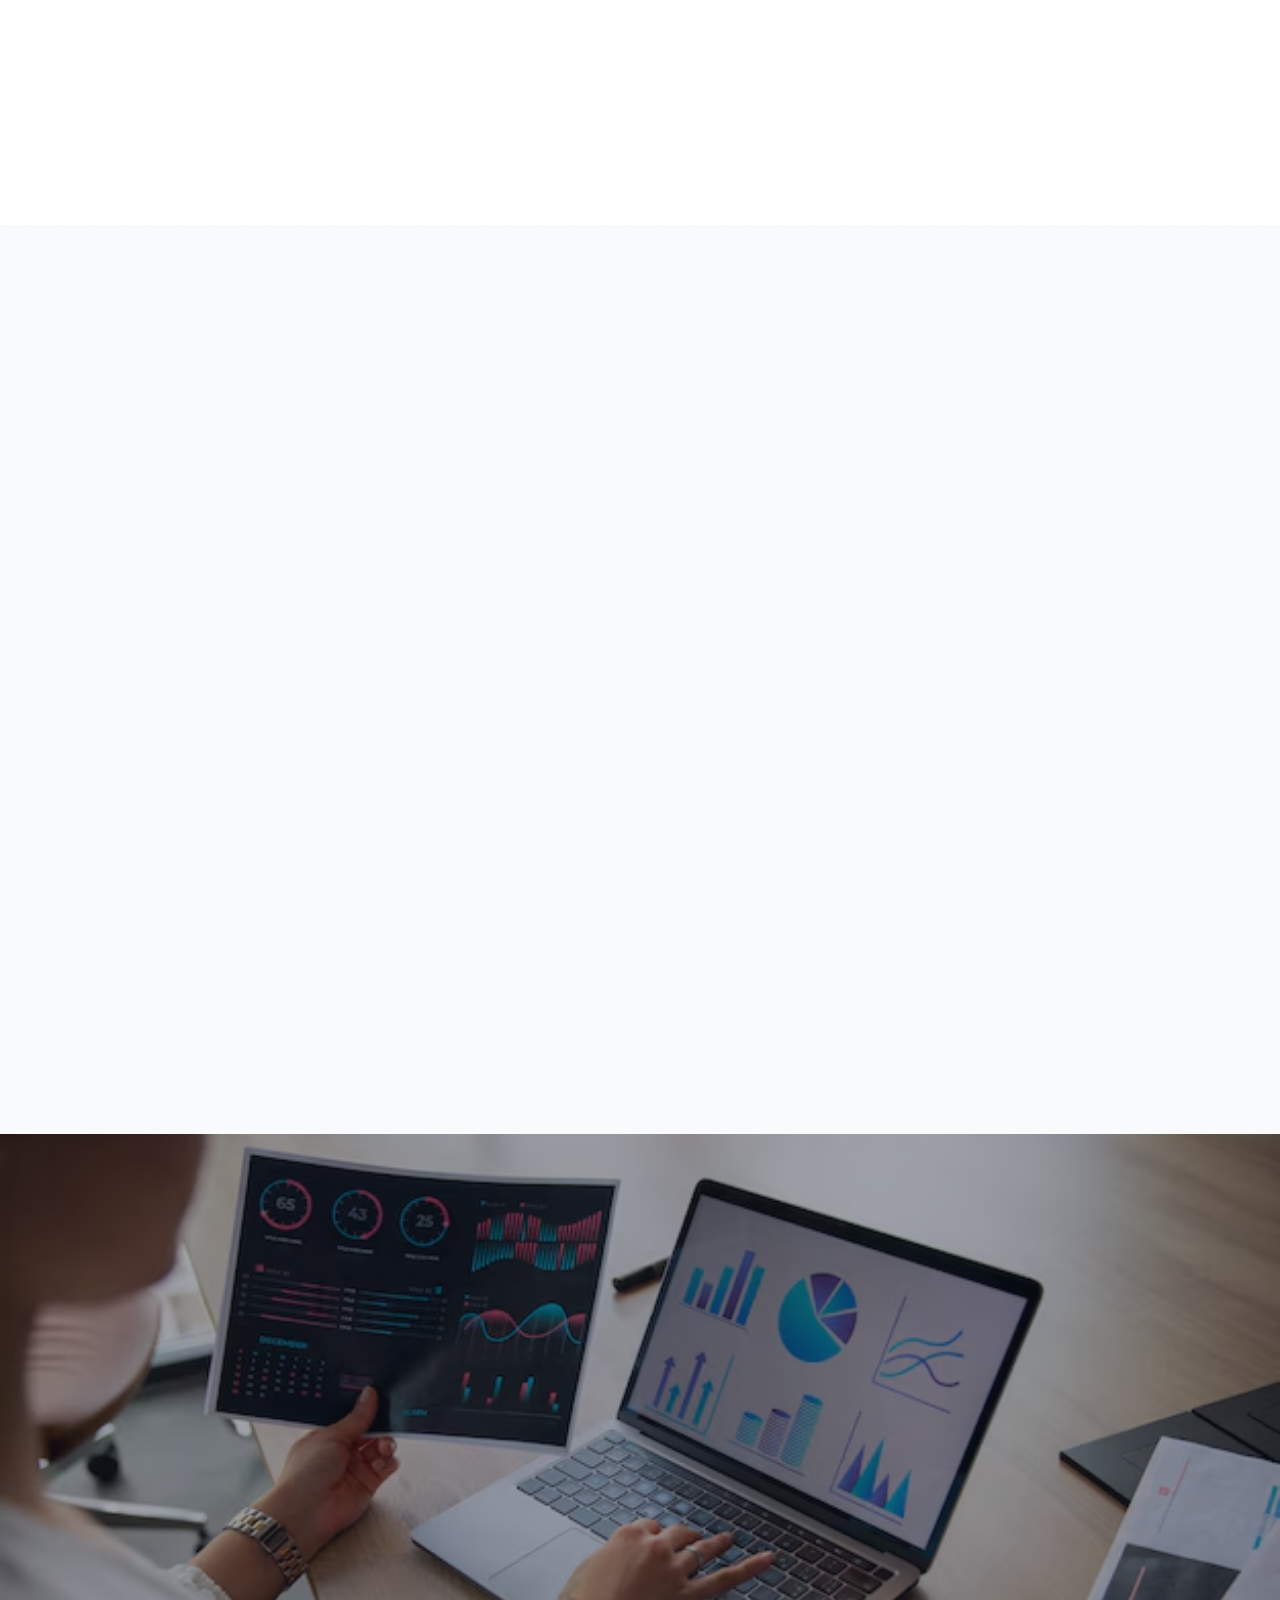
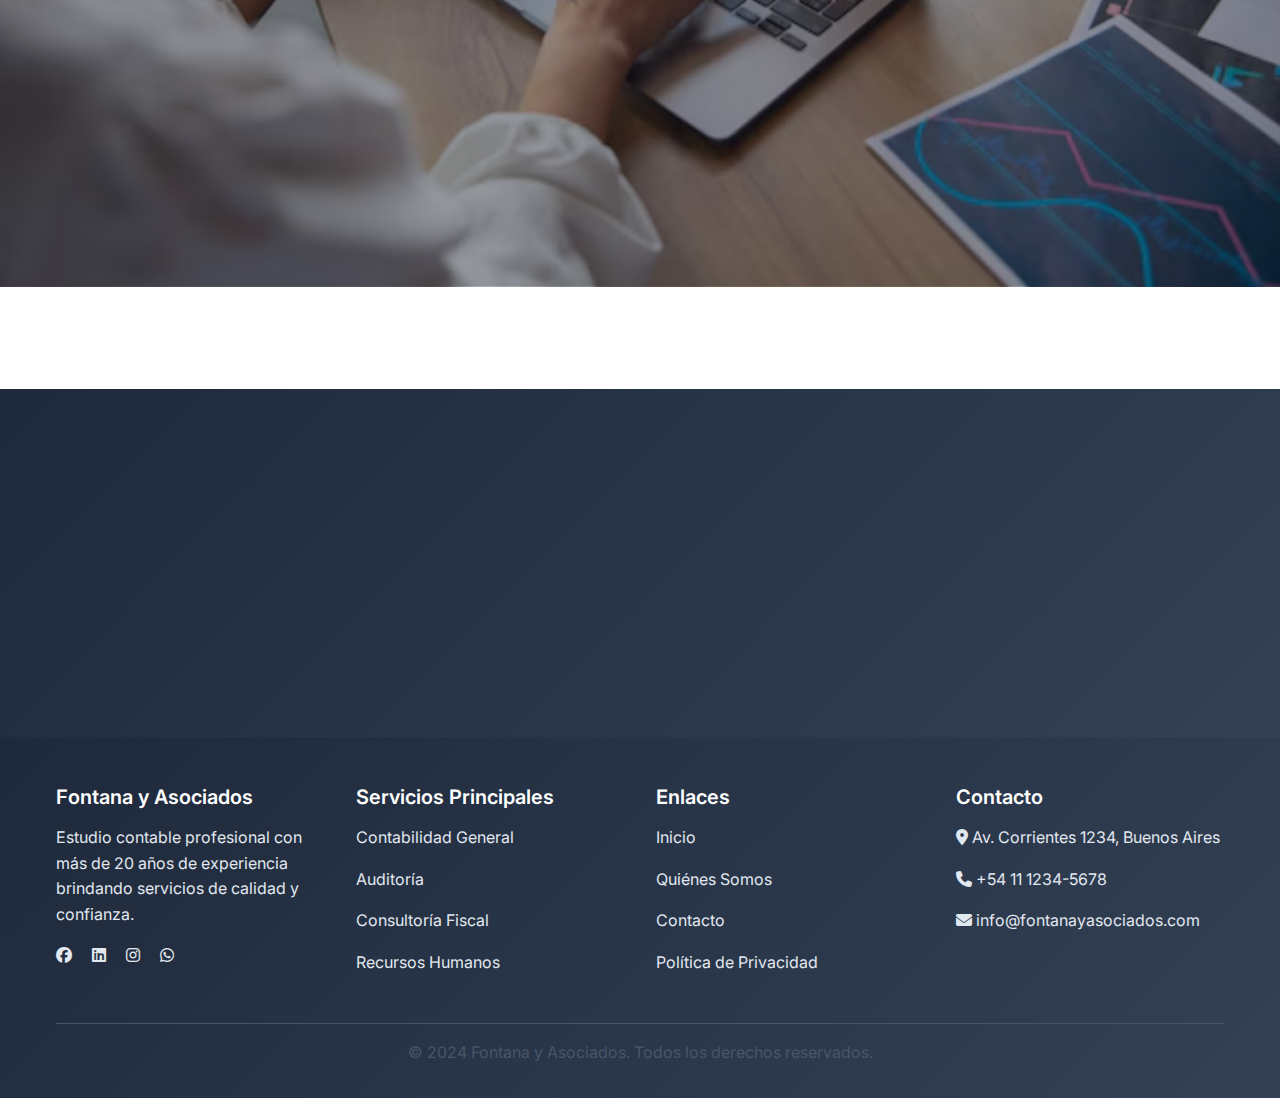
<file: Fontana/servicios.html>
<!DOCTYPE html>
<html lang="es">
<head>
    <meta charset="UTF-8">
    <meta name="viewport" content="width=device-width, initial-scale=1.0">
    <title>Servicios - Fontana y Asociados</title>
    <meta name="description" content="Servicios profesionales de contabilidad, auditoría, consultoría fiscal y asesoramiento empresarial. Fontana y Asociados, tu estudio contable de confianza.">
    <meta name="keywords" content="servicios contables, contabilidad, auditoría, consultoría fiscal, recursos humanos, Argentina">
    
    <!-- Preconnect para optimización -->
    <link rel="preconnect" href="https://fonts.googleapis.com">
    <link rel="preconnect" href="https://fonts.gstatic.com" crossorigin>
    
    <!-- Google Fonts -->
    <link href="https://fonts.googleapis.com/css2?family=Inter:wght@300;400;500;600;700&display=swap" rel="stylesheet">
    
    <!-- FontAwesome 6 -->
    <link rel="stylesheet" href="https://cdnjs.cloudflare.com/ajax/libs/font-awesome/6.4.0/css/all.min.css">
    
    <!-- Estilos principales -->
    <link rel="stylesheet" href="css/styles.css">
    
    <!-- Favicon -->
    <link rel="icon" type="image/svg+xml" href="img/favicon.svg">
    <link rel="alternate icon" href="img/favicon.ico">
</head>
<body>
    <!-- Header y Navegación -->
    <header class="header">
        <nav class="nav container"><!-- Refuerzo estructura navegable -->
            <a href="index.html" class="logo">
                <i class="fas fa-calculator" aria-hidden="true"></i>
                Fontana y Asociados
            </a>
            
            <ul class="nav-menu">
                <li><a href="index.html" class="nav-link">Inicio</a></li>
                <li><a href="servicios.html" class="nav-link active">Servicios</a></li>
                <li><a href="quienes-somos.html" class="nav-link">Quiénes Somos</a></li>
                <li><a href="contacto.html" class="nav-link">Contacto</a></li>
            </ul>
            
            <div class="menu-toggle">
                <span></span>
                <span></span>
                <span></span>
            </div>
        </nav>
    </header>

    <!-- Hero Section -->
    <section class="hero hero--inner"><!-- Hero interno consistente -->
        <div class="hero-content container">
            <h1 class="fade-in">Nuestros Servicios</h1>
            <p class="fade-in">Ofrecemos una amplia gama de servicios contables y fiscales diseñados para satisfacer las necesidades específicas de empresas y particulares.</p>
        </div>
    </section>

    <!-- Servicios Principales -->
    <section class="section section-light"><!-- Servicios principales sin estilos inline -->
        <div class="container">
            <div class="section-title fade-in">
                <h2>Servicios Principales</h2>
                <p>Soluciones integrales para el crecimiento y desarrollo de tu negocio</p>
            </div>
            
            <div class="services-grid">
                <!-- Contabilidad General -->
                <div class="service-card fade-in">
                    <div class="service-icon">
                        <i class="fas fa-calculator" aria-hidden="true"></i>
                        <span class="sr-only">Calculadora - Contabilidad</span>
                    </div>
                    <h3>Contabilidad General</h3>
                    <p>Llevamos la contabilidad completa de tu empresa con precisión y cumplimiento normativo. Incluye registración de operaciones, estados contables mensuales y anuales.</p>
                    <ul>
                        <li>Registración de operaciones diarias</li>
                        <li>Estados contables mensuales</li>
                        <li>Balance anual</li>
                        <li>Análisis de cuentas</li>
                    </ul>
                </div>
                
                <!-- Auditoría -->
                <div class="service-card fade-in">
                    <div class="service-icon">
                        <i class="fas fa-search-dollar" aria-hidden="true"></i>
                        <span class="sr-only">Lupa con dinero - Auditoría</span>
                    </div>
                    <h3>Auditoría</h3>
                    <p>Realizamos auditorías independientes para verificar la veracidad de los estados contables y cumplimiento de normativas vigentes.</p>
                    <ul>
                        <li>Auditoría de estados contables</li>
                        <li>Auditoría interna</li>
                        <li>Revisión de procedimientos</li>
                        <li>Informes especiales</li>
                    </ul>
                </div>
                
                <!-- Consultoría Fiscal -->
                <div class="service-card fade-in">
                    <div class="service-icon">
                        <i class="fas fa-file-invoice-dollar" aria-hidden="true"></i>
                        <span class="sr-only">Factura - Impuestos</span>
                    </div>
                    <h3>Consultoría Fiscal</h3>
                    <p>Asesoramiento especializado en materia tributaria y optimización de cargas fiscales para maximizar la eficiencia de tu empresa.</p>
                    <ul>
                        <li>Planificación tributaria</li>
                        <li>Optimización fiscal</li>
                        <li>Defensa ante organismos</li>
                        <li>Régimen de retenciones</li>
                    </ul>
                </div>
                
                <!-- Constitución de Empresas -->
                <div class="service-card fade-in">
                    <div class="service-icon">
                        <i class="fas fa-building" aria-hidden="true"></i>
                        <span class="sr-only">Edificio - Empresas</span>
                    </div>
                    <h3>Constitución de Empresas</h3>
                    <p>Te ayudamos a constituir tu empresa desde cero con todos los trámites necesarios ante los organismos correspondientes.</p>
                    <ul>
                        <li>Elección de forma jurídica</li>
                        <li>Trámites registrales</li>
                        <li>Inscripción en AFIP</li>
                        <li>Habilitaciones municipales</li>
                    </ul>
                </div>
                
                <!-- Recursos Humanos -->
                <div class="service-card fade-in">
                    <div class="service-icon">
                        <i class="fas fa-users" aria-hidden="true"></i>
                        <span class="sr-only">Personas - Recursos Humanos</span>
                    </div>
                    <h3>Recursos Humanos</h3>
                    <p>Gestión completa de nóminas, liquidaciones y trámites laborales para mantener tu empresa en regla con la legislación laboral.</p>
                    <ul>
                        <li>Liquidación de sueldos</li>
                        <li>Altas y bajas de personal</li>
                        <li>Obra social y ART</li>
                        <li>Convenios colectivos</li>
                    </ul>
                </div>
                
                <!-- Consultoría Empresarial -->
                <div class="service-card fade-in">
                    <div class="service-icon">
                        <i class="fas fa-handshake" aria-hidden="true"></i>
                        <span class="sr-only">Apretón de manos - Consultoría</span>
                    </div>
                    <h3>Consultoría Empresarial</h3>
                    <p>Asesoramiento estratégico para el crecimiento y desarrollo de tu negocio, con análisis financiero y planes de mejora.</p>
                    <ul>
                        <li>Análisis financiero</li>
                        <li>Proyecciones económicas</li>
                        <li>Planes de negocios</li>
                        <li>Costos y presupuestos</li>
                    </ul>
                </div>
            </div>
        </div>
    </section>

    <!-- Servicios Adicionales -->
    <section class="section section-slate"><!-- Servicios adicionales ordenados -->
        <div class="container">
            <div class="section-title fade-in">
                <h2>Servicios Adicionales</h2>
                <p>Servicios complementarios para cubrir todas tus necesidades</p>
            </div>
            
            <div class="services-grid">
                <!-- Monotributo -->
                <div class="service-card fade-in">
                    <div class="service-icon">
                        <i class="fas fa-user-tie" aria-hidden="true"></i>
                        <span class="sr-only">Persona con corbata - Monotributo</span>
                    </div>
                    <h3>Monotributo</h3>
                    <p>Gestión completa del régimen simplificado para pequeños contribuyentes.</p>
                </div>
                
                <!-- Bienes Personales -->
                <div class="service-card fade-in">
                    <div class="service-icon">
                        <i class="fas fa-home" aria-hidden="true"></i>
                        <span class="sr-only">Casa - Bienes Personales</span>
                    </div>
                    <h3>Bienes Personales</h3>
                    <p>Declaración jurada del impuesto a los bienes personales para personas físicas.</p>
                </div>
                
                <!-- Ganancias -->
                <div class="service-card fade-in">
                    <div class="service-icon">
                        <i class="fas fa-chart-pie" aria-hidden="true"></i>
                        <span class="sr-only">Gráfico circular - Ganancias</span>
                    </div>
                    <h3>Impuesto a las Ganancias</h3>
                    <p>Liquidación y presentación del impuesto a las ganancias para personas físicas y jurídicas.</p>
                </div>
                
                <!-- IVA -->
                <div class="service-card fade-in">
                    <div class="service-icon">
                        <i class="fas fa-percentage" aria-hidden="true"></i>
                        <span class="sr-only">Porcentaje - IVA</span>
                    </div>
                    <h3>IVA</h3>
                    <p>Gestión mensual del Impuesto al Valor Agregado y regímenes especiales.</p>
                </div>
                
                <!-- Ingresos Brutos -->
                <div class="service-card fade-in">
                    <div class="service-icon">
                        <i class="fas fa-coins" aria-hidden="true"></i>
                        <span class="sr-only">Monedas - Ingresos Brutos</span>
                    </div>
                    <h3>Ingresos Brutos</h3>
                    <p>Declaraciones juradas mensuales y convenio multilateral entre provincias.</p>
                </div>
                
                <!-- Certificaciones -->
                <div class="service-card fade-in">
                    <div class="service-icon">
                        <i class="fas fa-certificate" aria-hidden="true"></i>
                        <span class="sr-only">Certificado - Certificaciones</span>
                    </div>
                    <h3>Certificaciones</h3>
                    <p>Emisión de certificados contables y constancias para licitaciones.</p>
                </div>
            </div>
        </div>
    </section>

    <!-- Proceso de Trabajo -->
    <section class="section section-gray section--data-process" data-parallax="0.08" style="--section-spacing-bottom: 10rem"><!-- Parallax optimizado -->
        <div class="container">
            <div class="section-title fade-in">
                <h2 style="color: white;">Nuestro Proceso de Trabajo</h2>
                <p style="color: white;">Un método estructurado para garantizar la calidad y eficiencia</p>
            </div>
            
            <div class="services-grid">
                <div class="service-card fade-in">
                    <div class="service-icon">
                        <i class="fas fa-comments" aria-hidden="true"></i>
                        <span class="sr-only">Comentarios - Consulta</span>
                    </div>
                    <h3>1. Consulta Inicial</h3>
                    <p>Analizamos tus necesidades específicas y diseñamos una propuesta personalizada.</p>
                </div>
                
                <div class="service-card fade-in">
                    <div class="service-icon">
                        <i class="fas fa-clipboard-check" aria-hidden="true"></i>
                        <span class="sr-only">Lista de verificación - Planificación</span>
                    </div>
                    <h3>2. Planificación</h3>
                    <p>Establecemos un plan de trabajo con cronogramas y objetivos claros.</p>
                </div>
                
                <div class="service-card fade-in">
                    <div class="service-icon">
                        <i class="fas fa-cogs" aria-hidden="true"></i>
                        <span class="sr-only">Engranajes - Ejecución</span>
                    </div>
                    <h3>3. Ejecución</h3>
                    <p>Implementamos los servicios acordados con monitoreo constante de la calidad.</p>
                </div>
                
                <div class="service-card fade-in mb-4">
                    <div class="service-icon">
                        <i class="fas fa-chart-line" aria-hidden="true"></i>
                        <span class="sr-only">Gráfico - Seguimiento</span>
                    </div>
                    <h3>4. Seguimiento</h3>
                    <p>Realizamos un seguimiento continuo y reportes periódicos de los resultados.</p>
                </div>
            </div>
        </div>
    </section>

    <!-- CTA Section -->
    <section class="section section-dark mt-4">
        <div class="container text-center">
            <div class="fade-in">
                <h2>¿Necesitás ayuda con tus servicios contables?</h2>
                <p style="font-size: 1.125rem; margin-bottom: 2rem;">Contactanos para una consulta personalizada sin compromiso</p>
                <a href="contacto.html" class="btn">Solicitar Consulta</a>
                <a href="tel:+541112345678" class="btn btn-secondary">Llamar Ahora</a>
            </div>
        </div>
    </section>

    <!-- Footer -->
    <footer class="footer">
        <div class="container">
            <div class="footer-content">
                <div class="footer-section">
                    <h4>Fontana y Asociados</h4>
                    <p>Estudio contable profesional con más de 20 años de experiencia brindando servicios de calidad y confianza.</p>
                    <div style="margin-top: 1rem;">
                        <a href="#" style="margin-right: 1rem;"><i class="fab fa-facebook" aria-hidden="true"></i></a>
                        <a href="#" style="margin-right: 1rem;"><i class="fab fa-linkedin" aria-hidden="true"></i></a>
                        <a href="#" style="margin-right: 1rem;"><i class="fab fa-instagram" aria-hidden="true"></i></a>
                        <a href="#"><i class="fab fa-whatsapp" aria-hidden="true"></i></a>
                    </div>
                </div>
                
                <div class="footer-section">
                    <h4>Servicios Principales</h4>
                    <p><a href="#servicios">Contabilidad General</a></p>
                    <p><a href="#servicios">Auditoría</a></p>
                    <p><a href="#servicios">Consultoría Fiscal</a></p>
                    <p><a href="#servicios">Recursos Humanos</a></p>
                </div>
                
                <div class="footer-section">
                    <h4>Enlaces</h4>
                    <p><a href="index.html">Inicio</a></p>
                    <p><a href="quienes-somos.html">Quiénes Somos</a></p>
                    <p><a href="contacto.html">Contacto</a></p>
                    <p><a href="#">Política de Privacidad</a></p>
                </div>
                
                <div class="footer-section">
                    <h4>Contacto</h4>
                    <p><i class="fas fa-map-marker-alt" aria-hidden="true"></i> Av. Corrientes 1234, Buenos Aires</p>
                    <p><i class="fas fa-phone" aria-hidden="true"></i> +54 11 1234-5678</p>
                    <p><i class="fas fa-envelope" aria-hidden="true"></i> info@fontanayasociados.com</p>
                </div>
            </div>
            
            <div class="footer-bottom">
                <p>&copy; 2024 Fontana y Asociados. Todos los derechos reservados.</p>
            </div>
        </div>
    </footer>

    <!-- Botones Flotantes -->
    <div class="floating-buttons">
        <button class="floating-btn whatsapp-btn" title="Contactar por WhatsApp">
            <i class="fab fa-whatsapp" aria-hidden="true"></i>
            <span class="sr-only">Contactar por WhatsApp</span>
        </button>
        <button class="floating-btn scroll-top-btn" title="Volver al inicio">
            <i class="fas fa-arrow-up" aria-hidden="true"></i>
            <span class="sr-only">Volver al inicio</span>
        </button>
    </div>

    <!-- Scripts -->
    <script src="js/scripts.js"></script>
</body>
</html>
</file>
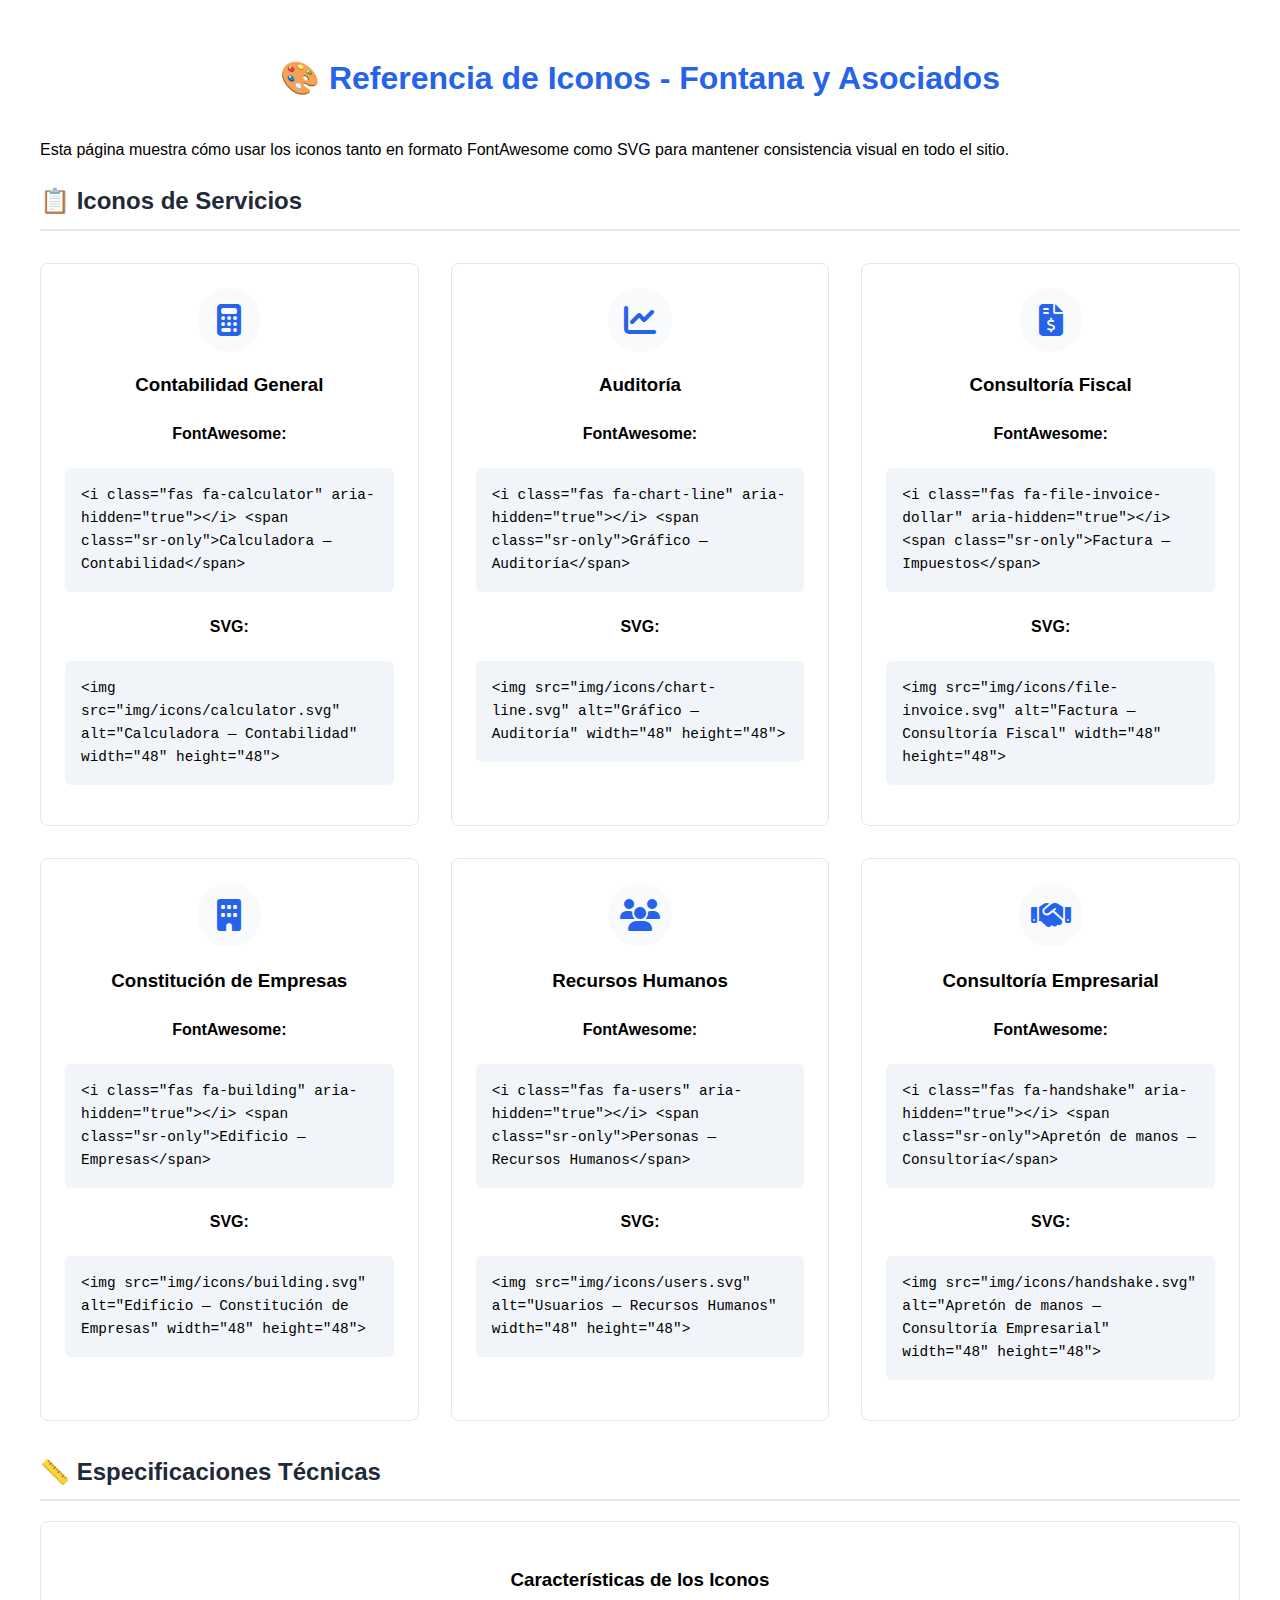
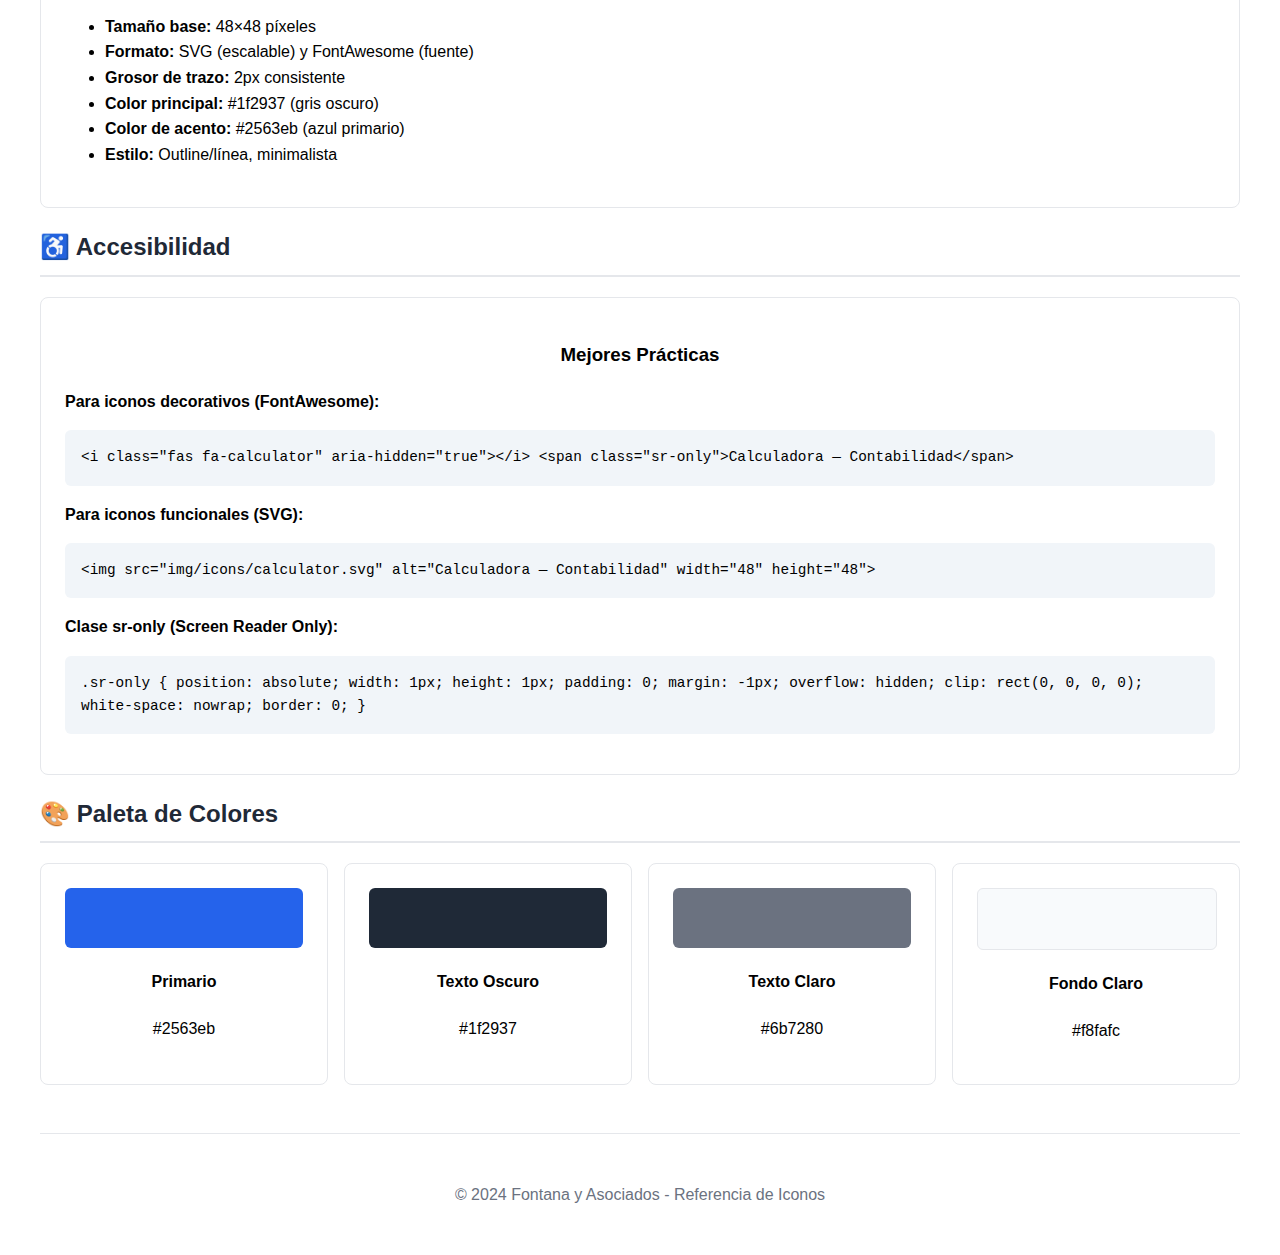
<file: img/icons/icons-reference.html>
<!DOCTYPE html>
<html lang="es">
<head>
    <meta charset="UTF-8">
    <meta name="viewport" content="width=device-width, initial-scale=1.0">
    <title>Referencia de Iconos - Fontana y Asociados</title>
    <style>
        body {
            font-family: 'Inter', sans-serif;
            max-width: 1200px;
            margin: 0 auto;
            padding: 2rem;
            line-height: 1.6;
        }
        .icon-grid {
            display: grid;
            grid-template-columns: repeat(auto-fit, minmax(300px, 1fr));
            gap: 2rem;
            margin: 2rem 0;
        }
        .icon-card {
            border: 1px solid #e5e7eb;
            border-radius: 8px;
            padding: 1.5rem;
            text-align: center;
        }
        .icon-preview {
            width: 64px;
            height: 64px;
            margin: 0 auto 1rem;
            display: flex;
            align-items: center;
            justify-content: center;
            background: #f8fafc;
            border-radius: 50%;
        }
        .code-block {
            background: #f1f5f9;
            padding: 1rem;
            border-radius: 6px;
            font-family: 'Courier New', monospace;
            font-size: 0.9rem;
            text-align: left;
            margin: 1rem 0;
            overflow-x: auto;
        }
        h1 {
            color: #2563eb;
            text-align: center;
            margin-bottom: 2rem;
        }
        h2 {
            color: #1f2937;
            border-bottom: 2px solid #e5e7eb;
            padding-bottom: 0.5rem;
        }
        .fa-icon {
            font-size: 2rem;
            color: #2563eb;
        }
    </style>
    <!-- FontAwesome 6 -->
    <link rel="stylesheet" href="https://cdnjs.cloudflare.com/ajax/libs/font-awesome/6.4.0/css/all.min.css">
</head>
<body>
    <h1>🎨 Referencia de Iconos - Fontana y Asociados</h1>
    
    <p>Esta página muestra cómo usar los iconos tanto en formato FontAwesome como SVG para mantener consistencia visual en todo el sitio.</p>
    
    <h2>📋 Iconos de Servicios</h2>
    
    <div class="icon-grid">
        <!-- Contabilidad General -->
        <div class="icon-card">
            <div class="icon-preview">
                <i class="fas fa-calculator fa-icon" aria-hidden="true"></i>
            </div>
            <h3>Contabilidad General</h3>
            
            <h4>FontAwesome:</h4>
            <div class="code-block">
&lt;i class="fas fa-calculator" aria-hidden="true">&lt;/i>
&lt;span class="sr-only">Calculadora — Contabilidad&lt;/span>
            </div>
            
            <h4>SVG:</h4>
            <div class="code-block">
&lt;img src="img/icons/calculator.svg" 
     alt="Calculadora — Contabilidad" 
     width="48" height="48">
            </div>
        </div>
        
        <!-- Auditoría -->
        <div class="icon-card">
            <div class="icon-preview">
                <i class="fas fa-chart-line fa-icon" aria-hidden="true"></i>
            </div>
            <h3>Auditoría</h3>
            
            <h4>FontAwesome:</h4>
            <div class="code-block">
&lt;i class="fas fa-chart-line" aria-hidden="true">&lt;/i>
&lt;span class="sr-only">Gráfico — Auditoría&lt;/span>
            </div>
            
            <h4>SVG:</h4>
            <div class="code-block">
&lt;img src="img/icons/chart-line.svg" 
     alt="Gráfico — Auditoría" 
     width="48" height="48">
            </div>
        </div>
        
        <!-- Consultoría Fiscal -->
        <div class="icon-card">
            <div class="icon-preview">
                <i class="fas fa-file-invoice-dollar fa-icon" aria-hidden="true"></i>
            </div>
            <h3>Consultoría Fiscal</h3>
            
            <h4>FontAwesome:</h4>
            <div class="code-block">
&lt;i class="fas fa-file-invoice-dollar" aria-hidden="true">&lt;/i>
&lt;span class="sr-only">Factura — Impuestos&lt;/span>
            </div>
            
            <h4>SVG:</h4>
            <div class="code-block">
&lt;img src="img/icons/file-invoice.svg" 
     alt="Factura — Consultoría Fiscal" 
     width="48" height="48">
            </div>
        </div>
        
        <!-- Constitución de Empresas -->
        <div class="icon-card">
            <div class="icon-preview">
                <i class="fas fa-building fa-icon" aria-hidden="true"></i>
            </div>
            <h3>Constitución de Empresas</h3>
            
            <h4>FontAwesome:</h4>
            <div class="code-block">
&lt;i class="fas fa-building" aria-hidden="true">&lt;/i>
&lt;span class="sr-only">Edificio — Empresas&lt;/span>
            </div>
            
            <h4>SVG:</h4>
            <div class="code-block">
&lt;img src="img/icons/building.svg" 
     alt="Edificio — Constitución de Empresas" 
     width="48" height="48">
            </div>
        </div>
        
        <!-- Recursos Humanos -->
        <div class="icon-card">
            <div class="icon-preview">
                <i class="fas fa-users fa-icon" aria-hidden="true"></i>
            </div>
            <h3>Recursos Humanos</h3>
            
            <h4>FontAwesome:</h4>
            <div class="code-block">
&lt;i class="fas fa-users" aria-hidden="true">&lt;/i>
&lt;span class="sr-only">Personas — Recursos Humanos&lt;/span>
            </div>
            
            <h4>SVG:</h4>
            <div class="code-block">
&lt;img src="img/icons/users.svg" 
     alt="Usuarios — Recursos Humanos" 
     width="48" height="48">
            </div>
        </div>
        
        <!-- Consultoría Empresarial -->
        <div class="icon-card">
            <div class="icon-preview">
                <i class="fas fa-handshake fa-icon" aria-hidden="true"></i>
            </div>
            <h3>Consultoría Empresarial</h3>
            
            <h4>FontAwesome:</h4>
            <div class="code-block">
&lt;i class="fas fa-handshake" aria-hidden="true">&lt;/i>
&lt;span class="sr-only">Apretón de manos — Consultoría&lt;/span>
            </div>
            
            <h4>SVG:</h4>
            <div class="code-block">
&lt;img src="img/icons/handshake.svg" 
     alt="Apretón de manos — Consultoría Empresarial" 
     width="48" height="48">
            </div>
        </div>
    </div>
    
    <h2>📏 Especificaciones Técnicas</h2>
    
    <div class="icon-card">
        <h3>Características de los Iconos</h3>
        <ul style="text-align: left;">
            <li><strong>Tamaño base:</strong> 48×48 píxeles</li>
            <li><strong>Formato:</strong> SVG (escalable) y FontAwesome (fuente)</li>
            <li><strong>Grosor de trazo:</strong> 2px consistente</li>
            <li><strong>Color principal:</strong> #1f2937 (gris oscuro)</li>
            <li><strong>Color de acento:</strong> #2563eb (azul primario)</li>
            <li><strong>Estilo:</strong> Outline/línea, minimalista</li>
        </ul>
    </div>
    
    <h2>♿ Accesibilidad</h2>
    
    <div class="icon-card">
        <h3>Mejores Prácticas</h3>
        <div style="text-align: left;">
            <p><strong>Para iconos decorativos (FontAwesome):</strong></p>
            <div class="code-block">
&lt;i class="fas fa-calculator" aria-hidden="true">&lt;/i>
&lt;span class="sr-only">Calculadora — Contabilidad&lt;/span>
            </div>
            
            <p><strong>Para iconos funcionales (SVG):</strong></p>
            <div class="code-block">
&lt;img src="img/icons/calculator.svg" 
     alt="Calculadora — Contabilidad" 
     width="48" height="48">
            </div>
            
            <p><strong>Clase sr-only (Screen Reader Only):</strong></p>
            <div class="code-block">
.sr-only {
    position: absolute;
    width: 1px;
    height: 1px;
    padding: 0;
    margin: -1px;
    overflow: hidden;
    clip: rect(0, 0, 0, 0);
    white-space: nowrap;
    border: 0;
}
            </div>
        </div>
    </div>
    
    <h2>🎨 Paleta de Colores</h2>
    
    <div style="display: grid; grid-template-columns: repeat(auto-fit, minmax(200px, 1fr)); gap: 1rem;">
        <div class="icon-card">
            <div style="width: 100%; height: 60px; background: #2563eb; border-radius: 6px; margin-bottom: 1rem;"></div>
            <h4>Primario</h4>
            <p>#2563eb</p>
        </div>
        <div class="icon-card">
            <div style="width: 100%; height: 60px; background: #1f2937; border-radius: 6px; margin-bottom: 1rem;"></div>
            <h4>Texto Oscuro</h4>
            <p>#1f2937</p>
        </div>
        <div class="icon-card">
            <div style="width: 100%; height: 60px; background: #6b7280; border-radius: 6px; margin-bottom: 1rem;"></div>
            <h4>Texto Claro</h4>
            <p>#6b7280</p>
        </div>
        <div class="icon-card">
            <div style="width: 100%; height: 60px; background: #f8fafc; border: 1px solid #e5e7eb; border-radius: 6px; margin-bottom: 1rem;"></div>
            <h4>Fondo Claro</h4>
            <p>#f8fafc</p>
        </div>
    </div>
    
    <footer style="margin-top: 3rem; padding-top: 2rem; border-top: 1px solid #e5e7eb; text-align: center; color: #6b7280;">
        <p>© 2024 Fontana y Asociados - Referencia de Iconos</p>
    </footer>
</body>
</html>
</file>
<file: css/styles.css>
/* Fontana y Asociados - Estudio Contable */
/* Estilos principales - Diseño minimalista y moderno */

/* Variables CSS para consistencia */
:root {
    /* Colores principales */
    --primary-color: #1e3a8a;
    --secondary-color: #1e40af;
    --accent-color: #3b82f6;
    --primary-dark: #1e293b;
    --primary-light: #334155;
    
    /* Colores de texto */
    --text-dark: #0f172a;
    --text-light: #475569;
    --text-muted: #64748b;
    --text-on-dark: #e2e8f0; /* Texto sobre fondos oscuros */
    --text-on-light: #0f172a; /* Texto sobre fondos claros */
    
    /* Colores de fondo */
    --bg-white: #ffffff;
    --bg-light: #f8fafc;
    --bg-gray: #f1f5f9;
    --bg-slate: #f8fafc;
    --bg-gradient: linear-gradient(135deg, #f8fafc 0%, #e2e8f0 100%);
    --bg-gradient-dark: linear-gradient(135deg, #1e293b 0%, #334155 100%);
    --bg-pattern: radial-gradient(circle at 1px 1px, rgba(30, 58, 138, 0.1) 1px, transparent 0);
    
    /* Bordes y sombras */
    --border-color: #e2e8f0;
    --border-dark: #cbd5e1;
    --shadow-sm: 0 1px 2px 0 rgb(0 0 0 / 0.05);
    --shadow-md: 0 4px 6px -1px rgb(0 0 0 / 0.1), 0 2px 4px -2px rgb(0 0 0 / 0.1);
    --shadow-lg: 0 10px 15px -3px rgb(0 0 0 / 0.1), 0 4px 6px -4px rgb(0 0 0 / 0.1);
    --shadow-xl: 0 20px 25px -5px rgb(0 0 0 / 0.1), 0 10px 10px -5px rgb(0 0 0 / 0.04);
    
    /* Layout y espaciado */
    --border-radius: 8px;
    --transition: all 0.3s ease;
    --header-height: 72px; /* Altura fija del header para compensar scroll */
    --vh: 1vh; /* Variable para calcular 100vh en móviles (evita problemas de viewport) */
}

/* Reset y configuración base */
* {
    margin: 0;
    padding: 0;
    box-sizing: border-box;
}

html {
    scroll-behavior: smooth;
}

body {
    font-family: 'Inter', -apple-system, BlinkMacSystemFont, 'Segoe UI', Roboto, sans-serif;
    line-height: 1.6;
    color: var(--text-dark);
    background-color: var(--bg-white);
    overflow-x: hidden;
}

/* Tipografía */
h1, h2, h3, h4, h5, h6 {
    font-weight: 600;
    line-height: 1.2;
    margin-bottom: 1rem;
}

h1 {
    font-size: 2.5rem;
    font-weight: 700;
}

h2 {
    font-size: 2rem;
}

h3 {
    font-size: 1.5rem;
}

h4 {
    font-size: 1.25rem;
}

p {
    margin-bottom: 1rem;
    color: var(--text-light);
}

/* Contenedor principal */
.container {
    max-width: 1200px;
    margin: 0 auto;
    padding: 0 1rem;
}

/* Header y navegación */
.header {
    background: var(--bg-white);
    box-shadow: var(--shadow-sm);
    position: fixed;
    top: 0;
    left: 0;
    right: 0;
    z-index: 1000;
    transition: var(--transition);
    min-height: var(--header-height);
}

.nav {
    display: flex;
    justify-content: space-between;
    align-items: center;
    padding: 1rem 0;
}

.logo {
    display: inline-flex;
    align-items: center;
    gap: 0.75rem;
    font-size: 1.5rem;
    font-weight: 700;
    color: var(--primary-color);
    text-decoration: none;
    transition: var(--transition);
}

.logo img {
    display: block;
    height: clamp(100px, 6vh, 48px);
    width: auto;
}

.logo:hover {
    color: var(--secondary-color);
}

.nav-menu {
    display: flex;
    list-style: none;
    gap: 2rem;
}

.nav-link {
    color: var(--text-dark);
    text-decoration: none;
    font-weight: 500;
    transition: var(--transition);
    position: relative;
}

.nav-link:hover {
    color: var(--primary-color);
}

.nav-link::after {
    content: '';
    position: absolute;
    bottom: -5px;
    left: 0;
    width: 0;
    height: 2px;
    background: var(--primary-color);
    transition: var(--transition);
}

.nav-link:hover::after {
    width: 100%;
}

/* Botón hamburguesa para móvil */
.menu-toggle {
    display: none;
    flex-direction: column;
    cursor: pointer;
    padding: 0.5rem;
}

.menu-toggle span {
    width: 25px;
    height: 3px;
    background: var(--text-dark);
    margin: 3px 0;
    transition: var(--transition);
}

/* Hero Section */
.hero {
    --hero-overlay: rgba(30, 58, 138, 0.85);
    --hero-background: linear-gradient(135deg, #1e293b 0%, #1e40af 50%, #1e293b 100%);
    min-height: calc((var(--vh, 1vh) * 100) - var(--header-height));
    padding: calc(var(--header-height) + 2rem) 0 4rem;
    text-align: center;
    position: relative;
    overflow: hidden;
    color: white;
    display: flex;
    align-items: center;
    justify-content: center;
    background-image: linear-gradient(var(--hero-overlay), var(--hero-overlay)), var(--hero-background);
    background-size: cover;
    background-position: center;
}

.hero::before {
    content: '';
    position: absolute;
    inset: 0;
    background: var(--bg-pattern);
    background-size: 20px 20px;
    opacity: 0.2;
    z-index: 0;
}

.hero-content {
    position: relative;
    z-index: 1;
    max-width: 800px;
}

.hero h1 {
    font-size: clamp(2.5rem, 5vw, 3.5rem);
    margin-bottom: 1.5rem;
    background: linear-gradient(135deg, #ffffff, #e2e8f0);
    -webkit-background-clip: text;
    -webkit-text-fill-color: transparent;
    background-clip: text;
    text-shadow: 0 2px 4px rgba(0, 0, 0, 0.1);
}

.hero p {
    font-size: clamp(1.0625rem, 2vw, 1.25rem);
    max-width: 640px;
    margin: 0 auto 2rem;
    color: var(--text-on-dark);
}

.hero-actions {
    display: flex;
    flex-wrap: wrap;
    justify-content: center;
    gap: 1rem;
    margin-top: 2rem;
}

/* Botones */
.btn {
    display: inline-block;
    padding: 0.75rem 2rem;
    background: var(--primary-color);
    color: white;
    text-decoration: none;
    border-radius: var(--border-radius);
    font-weight: 500;
    transition: var(--transition);
    border: none;
    cursor: pointer;
    font-size: 1rem;
    box-shadow: var(--shadow-sm);
}

.btn:focus-visible {
    outline: 3px solid #fef3c7;
    outline-offset: 2px;
}

.btn:hover {
    background: var(--primary-dark);
    transform: translateY(-2px);
    box-shadow: var(--shadow-lg);
}

.btn-secondary {
    background: transparent;
    color: white;
    border: 2px solid white;
    box-shadow: var(--shadow-sm);
}

.btn-secondary:hover {
    background: white;
    color: var(--primary-color);
    box-shadow: var(--shadow-md);
}

/* Hero con imagen de fondo optimizada */
.hero--home {
    --hero-background: url('../img/photos/background.png');
}

.hero--landing {
    min-height: calc(var(--vh, 1vh) * 100);
    padding: calc(var(--header-height) + 3rem) clamp(1.5rem, 5vw, 4.5rem) clamp(3rem, 6vw, 6rem);
    display: flex;
    flex-wrap: wrap;
    align-items: center;
    justify-content: center;
    gap: clamp(2rem, 6vw, 8rem);
    background-image: linear-gradient(180deg, rgba(15, 23, 42, 0.35) 0%, rgba(15, 23, 42, 0.55) 45%, rgba(15, 23, 42, 0.48) 100%), url('../img/photos/background.png');
    background-size: cover;
    background-position: center;
    background-repeat: no-repeat;
    background-attachment: fixed;
    text-align: center;
}

.hero--landing::before {
    content: '';
    position: absolute;
    inset: 0;
    background: linear-gradient(to bottom, rgba(247, 247, 247, 0) 0%, rgba(247, 247, 247, 0.18) 30%, rgba(247, 247, 247, 0.18) 70%, rgba(247, 247, 247, 0) 100%);
    pointer-events: none;
    z-index: 0;
}

.hero--landing > * {
    position: relative;
    z-index: 1;
    flex: 1 1 clamp(260px, 38%, 420px);
}

.hero-brand {
    display: flex;
    align-items: center;
    justify-content: center;
    text-align: center;
    max-width: clamp(260px, 32vw, 420px);
    margin: 0 auto;
}

.hero-brand__logo {
    width: clamp(220px, 30vw, 400px);
    height: auto;
    object-fit: contain;
    filter: drop-shadow(0 8px 20px rgba(15, 23, 42, 0.3));
}

.hero-brand__placeholder {
    padding: 1.5rem;
    border-radius: 16px;
    background: rgba(255, 255, 255, 0.9);
    box-shadow: var(--shadow-lg);
}

.hero-brand__title {
    font-family: 'Playfair Display', serif;
    font-size: clamp(2rem, 3vw, 2.75rem);
    font-weight: 700;
    color: #1a365d;
    margin-bottom: 0.75rem;
    letter-spacing: 1px;
}

.hero-brand__subtitle {
    font-size: 1rem;
    color: #475569;
    font-style: italic;
}

.hero-card {
    background: rgba(8, 16, 32, 0.85);
    padding: clamp(1.75rem, 3vw, 2.5rem);
    border-radius: 20px;
    box-shadow: 0 12px 30px rgba(2, 6, 23, 0.45);
    max-width: 360px;
    margin: 0 auto;
    text-align: center;
    display: flex;
    flex-direction: column;
    align-items: center;
    gap: 1.25rem;
}

.hero-card__title {
    font-family: 'Playfair Display', serif;
    font-size: clamp(1.65rem, 2.8vw, 2.25rem);
    font-weight: 700;
    color: #ffffff;
    line-height: 1.25;
    letter-spacing: 0.5px;
}

.hero-card__subtitle {
    font-size: clamp(0.95rem, 1.8vw, 1.05rem);
    color: #e2e8f0;
    line-height: 1.5;
}

.hero-cta {
    background: linear-gradient(135deg, #e8e8e8 0%, #c7c7c7 50%, #b0b0b0 100%);
    color: #1a365d;
    border: none;
    padding: 0.85rem 2.2rem;
    font-size: 0.95rem;
    font-weight: 700;
    border-radius: 12px;
    cursor: pointer;
    text-decoration: none;
    text-transform: uppercase;
    letter-spacing: 0.6px;
    transition: all 0.3s ease;
    position: relative;
    overflow: hidden;
    display: inline-flex;
    align-items: center;
    justify-content: center;
    box-shadow: 0 6px 20px rgba(192, 192, 192, 0.35), inset 0 1px 0 rgba(255, 255, 255, 0.6), inset 0 -1px 0 rgba(0, 0, 0, 0.15);
}

.hero-cta::before {
    content: '';
    position: absolute;
    top: 0;
    left: -100%;
    width: 100%;
    height: 100%;
    background: linear-gradient(90deg, transparent, rgba(255, 255, 255, 0.45), transparent);
    transition: left 0.6s ease;
}

.hero-cta:hover {
    background: linear-gradient(135deg, #f5f5f5 0%, #d9d9d9 50%, #c2c2c2 100%);
    transform: translateY(-2px) scale(1.02);
    box-shadow: 0 10px 26px rgba(192, 192, 192, 0.5), inset 0 1px 0 rgba(255, 255, 255, 0.8), inset 0 -1px 0 rgba(0, 0, 0, 0.1);
}

.hero-cta:hover::before {
    left: 100%;
}

.hero-cta:active {
    transform: translateY(-1px) scale(1.01);
}

@media (max-width: 1024px) {
    .hero--landing {
        background-attachment: scroll;
        gap: clamp(1.5rem, 4vw, 5rem);
    }
}

@media (max-width: 768px) {
    .hero--landing {
        padding: calc(var(--header-height) + 2rem) 1.5rem 3.5rem;
    }

    .hero-brand__logo {
        width: clamp(200px, 60vw, 320px);
    }

    .hero-card {
        max-width: 320px;
        padding: clamp(1.5rem, 4vw, 2rem);
    }
}

@media (max-width: 540px) {
    .hero--landing {
        gap: 1.75rem;
    }

    .hero-card {
        max-width: 100%;
    }

    .hero-card__title {
        font-size: clamp(1.4rem, 6vw, 1.8rem);
    }

    .hero-card__subtitle {
        font-size: 0.9rem;
    }

    .hero-cta {
        width: 100%;
        padding: 0.85rem 1.5rem;
        font-size: 0.9rem;
    }
}

/* Hero interno sin imagen */
.hero--inner {
    min-height: clamp(320px, 60vh, 520px);
    padding: calc(var(--header-height) + 2rem) 0 3rem;
}

.hero--inner.hero--with-image {
    --hero-overlay: rgba(30, 64, 175, 0.75);
}

/* Secciones */
.section {
    padding: clamp(4.5rem, 7vw, 7rem) 0;
    position: relative;
}

.section > .container {
    position: relative;
    z-index: 1;
}

/* Scroll margin para evitar que el header tape contenido */
section[id] {
    scroll-margin-top: calc(var(--header-height) + 16px);
}

/* Variaciones de fondo para secciones */
.section-light {
    background: var(--bg-white);
}

.section-gray {
    background: var(--bg-gradient);
}

.section-slate {
    background: var(--bg-slate);
    position: relative;
}

.section-slate::before {
    content: '';
    position: absolute;
    inset: 0;
    background: rgba(248, 250, 252, 0.35);
    background-image: var(--bg-pattern);
    background-size: 30px 30px;
    opacity: 0.1;
    pointer-events: none;
    z-index: 0;
}



.section-dark {
    background: var(--bg-gradient-dark);
    color: white;
    position: relative;
}

.section-dark::before {
    content: '';
    position: absolute;
    top: 0;
    left: 0;
    right: 0;
    bottom: 0;
    background: var(--bg-pattern);
    background-size: 30px 30px;
    opacity: 0.1;
    pointer-events: none;
    z-index: 0;
}

.section-dark h2,
.section-dark h3,
.section-dark h4 {
    color: white;
    text-shadow: 0 1px 2px rgba(0, 0, 0, 0.3);
}

.section-dark p {
    color: var(--text-on-dark);
    text-shadow: 0 1px 2px rgba(0, 0, 0, 0.2);
}

.section-dark .section-title {
    position: relative;
    z-index: 1;
}

.contact-map {
    display: grid;
    grid-template-columns: minmax(0, 2fr) minmax(0, 1fr);
    gap: clamp(1.5rem, 4vw, 2.5rem);
    align-items: stretch;
    border-radius: var(--border-radius);
    overflow: hidden;
    box-shadow: var(--shadow-lg);
    background: var(--bg-white);
    padding: clamp(1.5rem, 3vw, 2rem);
}

.contact-map__frame {
    position: relative;
    border-radius: calc(var(--border-radius) - 4px);
    overflow: hidden;
    min-height: clamp(280px, 40vw, 420px);
}

.contact-map__frame iframe {
    width: 100%;
    height: 100%;
    border: 0;
    display: block;
    border-radius: inherit;
}

.contact-map__info {
    background: var(--bg-gradient);
    border-radius: calc(var(--border-radius) - 4px);
    box-shadow: none;
    padding: clamp(1.5rem, 3vw, 2rem);
    display: flex;
    flex-direction: column;
    justify-content: center;
}

.contact-map__info h4 {
    display: flex;
    align-items: center;
    gap: 0.65rem;
    color: var(--primary-color);
    margin-bottom: 1.25rem;
}

.contact-map__info ul {
    list-style: none;
    padding: 0;
    margin: 0;
    display: grid;
    gap: 0.75rem;
    text-align: left;
}

.contact-map__info li {
    color: var(--text-light);
    font-size: 0.95rem;
    line-height: 1.6;
}

.contact-map__info strong {
    color: var(--primary-color);
    font-weight: 600;
}

@media (max-width: 960px) {
    .contact-map {
        grid-template-columns: 1fr;
        padding: clamp(1.25rem, 5vw, 1.75rem);
    }

    .contact-map__frame {
        min-height: clamp(260px, 60vw, 360px);
    }

    .contact-map__info {
        border-radius: calc(var(--border-radius) - 4px);
    }
}

@media (max-width: 540px) {
    .contact-map__info ul {
        gap: 0.6rem;
    }

    .contact-map__info li {
        font-size: 0.9rem;
    }
}

/* Fondos de secciones específicas */
.section--team-preview {
    position: relative;
    overflow: hidden;
    padding: clamp(5rem, 7vw, 7rem) 0 clamp(6.5rem, 8vw, 9rem);
    min-height: clamp(600px, 90vh, 860px);
}

.section--team-preview::before {
    content: none;
}

.section--team-preview::after {
    content: '';
    position: absolute;
    inset: 0;
    background: linear-gradient(180deg, rgba(15, 23, 42, 0.15) 0%, rgba(15, 23, 42, 0.45) 100%);
    z-index: 0;
}

.section--team-preview .section-title,
.section--team-preview .section-title h2,
.section--team-preview .section-title p {
    color: #f8fafc;
    text-shadow: 0 3px 10px rgba(15, 23, 42, 0.55);
}

.section--team-preview .container {
    position: relative;
    z-index: 1;
}

.section--contact-info {
    background-image: linear-gradient(rgba(255, 255, 255, 0.94), rgba(255, 255, 255, 0.94)), url('../img/photos/modern-office.svg');
    background-size: cover;
    background-position: center;
}

.section--data-process {
    background-image: linear-gradient(rgba(15, 23, 42, 0.4), rgba(15, 23, 42, 0.4)), url('../img/photos/analisis.jpg');
    background-size: cover;
    background-position: center;
    padding-top: clamp(4rem, 8vw, 9rem);
    padding-bottom: var(--section-spacing-bottom, clamp(10rem, 12vw, 14rem));
}

.section--data-process .services-grid {
    grid-template-columns: repeat(4, minmax(220px, 1fr));
    gap: clamp(2rem, 2.75vw, 3rem);
}

@media (max-width: 1023px) {
    .section--data-process .services-grid {
        grid-template-columns: repeat(auto-fit, minmax(220px, 1fr));
        gap: clamp(1.75rem, 3vw, 2.5rem);
    }
}

.section--data-process + .section {
    margin-top: clamp(6rem, 8vw, 9rem);
}

.section--team-meeting {
    background-image: linear-gradient(rgba(15, 23, 42, 0.35), rgba(15, 23, 42, 0.35)), url('../img/photos/fontana.jpg');
    background-size: cover;
    background-position: center;
}


/* Parallax optimizado para desktop */
@media (min-width: 1025px) {
    .parallax-background,
    .section--team-preview,
    .section--data-process,
    .section--team-meeting {
        background-attachment: fixed;
        background-position: center;
    }
}

/* Desactivar parallax en móviles para rendimiento */
@media (max-width: 1024px) {
    .section--team-preview,
    .section--data-process,
    .section--team-meeting {
        background-attachment: scroll;
    }
}

.section-title {
    text-align: center;
    margin-bottom: 3rem;
}

.section-title h2 {
    font-size: 2.5rem;
    margin-bottom: 1rem;
}

.section-title p {
    font-size: 1.125rem;
    max-width: 600px;
    margin: 0 auto;
}

/* Grid de servicios */
.services-grid {
    display: grid;
    grid-template-columns: repeat(auto-fit, minmax(300px, 1fr));
    gap: 2rem;
    margin-top: 3rem;
}

.service-card {
    background: var(--bg-white);
    padding: 2rem;
    border-radius: var(--border-radius);
    box-shadow: var(--shadow-md);
    text-align: center;
    transition: var(--transition);
    border: 1px solid var(--border-color);
    position: relative;
    overflow: hidden;
}

.service-card::before {
    content: '';
    position: absolute;
    top: 0;
    left: 0;
    right: 0;
    height: 4px;
    background: var(--primary-color);
    transform: scaleX(0);
    transition: var(--transition);
}

.service-card:hover::before {
    transform: scaleX(1);
}

.service-card:hover {
    transform: translateY(-8px);
    box-shadow: var(--shadow-xl);
    border-color: var(--primary-color);
}

.service-icon {
    width: 64px;
    height: 64px;
    margin: 0 auto 1.5rem;
    background: linear-gradient(135deg, var(--primary-color), var(--accent-color));
    border-radius: 50%;
    display: flex;
    align-items: center;
    justify-content: center;
    color: white;
    font-size: 1.5rem;
    transition: var(--transition);
    box-shadow: var(--shadow-sm);
}

.service-card:hover .service-icon {
    transform: scale(1.1);
    box-shadow: var(--shadow-md);
}

.service-card h3 {
    margin-bottom: 1rem;
    color: var(--text-dark);
}

.service-card p {
    color: var(--text-light);
    line-height: 1.6;
}

/* Listas de servicios con bullets CSS */
.service-card ul {
    list-style: none;
    padding-left: 0;
    margin-top: 1.5rem;
}

.service-card ul li {
    position: relative;
    padding-left: 1.5rem;
    margin-bottom: 0.75rem;
    color: var(--text-light);
}

.service-card ul li::before {
    content: '\2022';
    position: absolute;
    left: 0;
    top: 0;
    color: var(--primary-color);
    font-weight: 700;
}

.service-card ul li:last-child {
    margin-bottom: 0;
}

/* Equipo */
.team-grid {
    display: grid;
    grid-template-columns: repeat(auto-fit, minmax(260px, 1fr));
    gap: clamp(2rem, 2.5rem, 3rem);
    margin-top: clamp(2.5rem, 3vw, 3.5rem);
}

.team-cta {
    margin-top: 3rem;
    display: flex;
    justify-content: center;
}


.team-member {
    text-align: left;
    background: rgba(255, 255, 255, 0.93);
    padding: clamp(2rem, 2.25rem + 0.5vw, 2.75rem);
    border-radius: calc(var(--border-radius) + 4px);
    box-shadow: var(--shadow-md);
    transition: var(--transition);
    min-height: 100%;
    position: relative;
    color: var(--primary-dark);
}

.team-member::after {
    content: '';
    position: absolute;
    inset: 0;
    border-radius: inherit;
    box-shadow: inset 0 0 0 1px rgba(30, 58, 138, 0.08);
    pointer-events: none;
}

.team-member:hover {
    transform: translateY(-6px);
    box-shadow: var(--shadow-lg);
}

.team-photo {
    width: 140px;
    height: 140px;
    border-radius: 50%;
    margin: 0 auto 1.75rem;
    background: linear-gradient(180deg, rgba(226, 232, 240, 0.82), rgba(203, 213, 225, 0.92));
    display: flex;
    align-items: center;
    justify-content: center;
    color: rgba(30, 58, 138, 0.72);
    overflow: hidden;
    position: relative;
}

.team-photo i {
    font-size: clamp(2.5rem, 5vw, 3.25rem);
    color: inherit;
}

.team-member h4 {
    margin-bottom: 0.75rem;
    color: var(--primary-dark);
}

.team-member p {
    color: var(--text-on-light);
    font-size: 0.95rem;
    line-height: 1.7;
}

/* Formulario de contacto */
.contact-form {
    max-width: 600px;
    margin: 0 auto;
    background: var(--bg-white);
    padding: 2rem;
    border-radius: var(--border-radius);
    box-shadow: var(--shadow-md);
}

.form-group {
    margin-bottom: 1.5rem;
}

.form-group label {
    display: block;
    margin-bottom: 0.5rem;
    font-weight: 500;
    color: var(--text-dark);
}

.form-group input,
.form-group textarea,
.form-group select {
    width: 100%;
    padding: 0.75rem;
    border: 2px solid var(--border-color);
    border-radius: var(--border-radius);
    font-size: 1rem;
    transition: var(--transition);
}

.form-group input:focus,
.form-group textarea:focus,
.form-group select:focus {
    outline: none;
    border-color: var(--primary-color);
    box-shadow: 0 0 0 3px rgb(37 99 235 / 0.1);
}

.form-group textarea {
    resize: vertical;
    min-height: 120px;
}

/* Grid de formulario */
.form-grid {
    display: grid;
    grid-template-columns: repeat(auto-fit, minmax(250px, 1fr));
    gap: 1rem;
}

/* Checkbox styling */
.form-check {
    display: flex;
    align-items: flex-start;
    gap: 0.75rem;
    font-size: 0.95rem;
    color: var(--text-dark);
}

.form-check input[type="checkbox"] {
    margin-top: 0.2rem;
    min-width: 20px;
    min-height: 20px;
}

/* Form actions */
.form-actions {
    display: flex;
    gap: 1rem;
    flex-wrap: wrap;
    justify-content: center;
}

.form-helper {
    font-size: 0.875rem;
    color: var(--text-muted);
    text-align: center;
    margin-top: 1rem;
}

/* Error states */
.form-error {
    margin-top: 0.5rem;
    font-size: 0.875rem;
    color: #b91c1c;
    min-height: 1.25rem;
}

.form-group input[aria-invalid="true"],
.form-group textarea[aria-invalid="true"],
.form-group select[aria-invalid="true"] {
    border-color: #dc2626;
    box-shadow: 0 0 0 3px rgb(220 38 38 / 0.15);
}

.form-status {
    margin-top: 1.5rem;
    padding: 1rem;
    border-radius: var(--border-radius);
    background: #ecfdf5;
    color: #065f46;
    font-weight: 500;
    display: none;
}

.form-status.is-visible {
    display: block;
}

/* Información de contacto */
.contact-info {
    display: grid;
    grid-template-columns: repeat(auto-fit, minmax(250px, 1fr));
    gap: 2rem;
    margin-top: 3rem;
}

.contact-item {
    text-align: center;
    padding: 1.5rem;
    background: var(--bg-white);
    border-radius: var(--border-radius);
    box-shadow: var(--shadow-md);
    transition: var(--transition);
    color: var(--text-dark);
}

.contact-item:hover {
    transform: translateY(-5px);
    box-shadow: var(--shadow-lg);
}

.section-dark .contact-item {
    background: rgba(255, 255, 255, 0.96);
    backdrop-filter: blur(10px);
    color: var(--primary-dark);
}

.section-dark .contact-item h4 {
    color: var(--primary-color);
}

.section-dark .contact-item p {
    color: var(--primary-dark);
}

.contact-icon {
    width: 48px;
    height: 48px;
    margin: 0 auto 1rem;
    background: var(--primary-color);
    border-radius: 50%;
    display: flex;
    align-items: center;
    justify-content: center;
    color: white;
    font-size: 1.25rem;
    transition: var(--transition);
}

.contact-item:hover .contact-icon {
    transform: scale(1.1);
    background: var(--primary-dark);
}

/* Footer */
.footer {
    background: var(--bg-gradient-dark);
    color: white;
    padding: 3rem 0 1rem;
    position: relative;
}

.footer::before {
    content: '';
    position: absolute;
    top: 0;
    left: 0;
    right: 0;
    bottom: 0;
    background: var(--bg-pattern);
    background-size: 25px 25px;
    opacity: 0.2;
    pointer-events: none;
}

.footer-content {
    display: grid;
    grid-template-columns: repeat(auto-fit, minmax(250px, 1fr));
    gap: 2rem;
    margin-bottom: 2rem;
    position: relative;
    z-index: 1;
}

.footer-section h4 {
    margin-bottom: 1rem;
    color: white;
}

.footer-section p,
.footer-section a {
    color: var(--text-on-dark);
    text-decoration: none;
    transition: var(--transition);
}

.footer-section a:hover {
    color: white;
}

.footer-bottom {
    border-top: 1px solid #475569;
    padding-top: 1rem;
    text-align: center;
    color: #94a3b8;
    position: relative;
    z-index: 1;
}

/* Botones flotantes */
.floating-buttons {
    position: fixed;
    bottom: 2rem;
    right: 2rem;
    z-index: 1000;
    display: flex;
    flex-direction: column;
    gap: 1rem;
}

.floating-btn {
    width: 56px;
    height: 56px;
    border-radius: 50%;
    border: none;
    cursor: pointer;
    display: flex;
    align-items: center;
    justify-content: center;
    font-size: 1.25rem;
    transition: var(--transition);
    box-shadow: var(--shadow-lg);
}

.whatsapp-btn {
    background: #25d366;
    color: white;
}

.whatsapp-btn:hover {
    background: #128c7e;
    transform: scale(1.1);
}

.scroll-top-btn {
    background: var(--primary-color);
    color: white;
}

.scroll-top-btn:hover {
    background: var(--secondary-color);
    transform: scale(1.1);
}

/* Animaciones */
.fade-in {
    opacity: 0;
    transform: translateY(30px);
    transition: all 0.6s ease;
}

.fade-in.visible {
    opacity: 1;
    transform: translateY(0);
}

/* Lazy loading */
img.lazy {
    opacity: 0;
    transition: opacity 0.4s ease;
}

img.lazy.loaded {
    opacity: 1;
}

/* Utilidades */
.text-center {
    text-align: center;
}

.text-left {
    text-align: left;
}

.text-right {
    text-align: right;
}

.mb-1 { margin-bottom: 0.5rem; }
.mb-2 { margin-bottom: 1rem; }
.mb-3 { margin-bottom: 1.5rem; }
.mb-4 { margin-bottom: 2rem; }

.mt-1 { margin-top: 0.5rem; }
.mt-2 { margin-top: 1rem; }
.mt-3 { margin-top: 1.5rem; }
.mt-4 { margin-top: 2rem; }

.hidden {
    display: none;
}

/* Screen reader only utility */
.sr-only {
    position: absolute;
    width: 1px;
    height: 1px;
    padding: 0;
    margin: -1px;
    overflow: hidden;
    clip: rect(0, 0, 0, 0);
    white-space: nowrap;
    border: 0;
}

/* Responsive Design */
@media (max-width: 768px) {
    .nav-menu {
        position: fixed;
        top: 70px;
        left: -100%;
        width: 100%;
        height: calc(100vh - 70px);
        background: var(--bg-white);
        flex-direction: column;
        justify-content: flex-start;
        align-items: center;
        padding-top: 2rem;
        transition: var(--transition);
        box-shadow: var(--shadow-md);
    }

    .nav-menu.active {
        left: 0;
    }

    .menu-toggle {
        display: flex;
    }

    .menu-toggle.active span:nth-child(1) {
        transform: rotate(45deg) translate(5px, 5px);
    }

    .menu-toggle.active span:nth-child(2) {
        opacity: 0;
    }

    .menu-toggle.active span:nth-child(3) {
        transform: rotate(-45deg) translate(7px, -6px);
    }

    .hero h1 {
        font-size: 2.5rem;
    }

    .hero p {
        font-size: 1.125rem;
    }

    .section {
        padding: 3rem 0;
    }

    .section-title h2 {
        font-size: 2rem;
    }

    .services-grid,
    .team-grid {
        grid-template-columns: 1fr;
    }

    .floating-buttons {
        bottom: 1rem;
        right: 1rem;
    }

    .floating-btn {
        width: 48px;
        height: 48px;
        font-size: 1rem;
    }
}

@media (max-width: 480px) {
    .container {
        padding: 0 0.75rem;
    }

    .hero {
        padding: 6rem 0 3rem;
    }

    .hero h1 {
        font-size: 2rem;
    }

    .section {
        padding: 2rem 0;
    }

    .service-card,
    .team-member {
        padding: 1.5rem;
    }

    .contact-form {
        padding: 1.5rem;
    }
}
</file>
<file: Fontana/css/styles.css>
/* Fontana y Asociados - Estudio Contable */
/* Estilos principales - Diseño minimalista y moderno */

/* Variables CSS para consistencia */
:root {
    /* Colores principales */
    --primary-color: #1e3a8a;
    --secondary-color: #1e40af;
    --accent-color: #3b82f6;
    --primary-dark: #1e293b;
    --primary-light: #334155;
    
    /* Colores de texto */
    --text-dark: #0f172a;
    --text-light: #475569;
    --text-muted: #64748b;
    --text-on-dark: #e2e8f0; /* Texto sobre fondos oscuros */
    --text-on-light: #0f172a; /* Texto sobre fondos claros */
    
    /* Colores de fondo */
    --bg-white: #ffffff;
    --bg-light: #f8fafc;
    --bg-gray: #f1f5f9;
    --bg-slate: #f8fafc;
    --bg-gradient: linear-gradient(135deg, #f8fafc 0%, #e2e8f0 100%);
    --bg-gradient-dark: linear-gradient(135deg, #1e293b 0%, #334155 100%);
    --bg-pattern: radial-gradient(circle at 1px 1px, rgba(30, 58, 138, 0.1) 1px, transparent 0);
    
    /* Bordes y sombras */
    --border-color: #e2e8f0;
    --border-dark: #cbd5e1;
    --shadow-sm: 0 1px 2px 0 rgb(0 0 0 / 0.05);
    --shadow-md: 0 4px 6px -1px rgb(0 0 0 / 0.1), 0 2px 4px -2px rgb(0 0 0 / 0.1);
    --shadow-lg: 0 10px 15px -3px rgb(0 0 0 / 0.1), 0 4px 6px -4px rgb(0 0 0 / 0.1);
    --shadow-xl: 0 20px 25px -5px rgb(0 0 0 / 0.1), 0 10px 10px -5px rgb(0 0 0 / 0.04);
    
    /* Layout y espaciado */
    --border-radius: 8px;
    --transition: all 0.3s ease;
    --header-height: 72px; /* Altura fija del header para compensar scroll */
    --vh: 1vh; /* Variable para calcular 100vh en móviles (evita problemas de viewport) */
}

/* Reset y configuración base */
* {
    margin: 0;
    padding: 0;
    box-sizing: border-box;
}

html {
    scroll-behavior: smooth;
}

body {
    font-family: 'Inter', -apple-system, BlinkMacSystemFont, 'Segoe UI', Roboto, sans-serif;
    line-height: 1.6;
    color: var(--text-dark);
    background-color: var(--bg-white);
    overflow-x: hidden;
}

/* Tipografía */
h1, h2, h3, h4, h5, h6 {
    font-weight: 600;
    line-height: 1.2;
    margin-bottom: 1rem;
}

h1 {
    font-size: 2.5rem;
    font-weight: 700;
}

h2 {
    font-size: 2rem;
}

h3 {
    font-size: 1.5rem;
}

h4 {
    font-size: 1.25rem;
}

p {
    margin-bottom: 1rem;
    color: var(--text-light);
}

/* Contenedor principal */
.container {
    max-width: 1200px;
    margin: 0 auto;
    padding: 0 1rem;
}

/* Header y navegación */
.header {
    background: var(--bg-white);
    box-shadow: var(--shadow-sm);
    position: fixed;
    top: 0;
    left: 0;
    right: 0;
    z-index: 1000;
    transition: var(--transition);
    min-height: var(--header-height);
}

.nav {
    display: flex;
    justify-content: space-between;
    align-items: center;
    padding: 1rem 0;
}

.logo {
    font-size: 1.5rem;
    font-weight: 700;
    color: var(--primary-color);
    text-decoration: none;
    transition: var(--transition);
}

.logo:hover {
    color: var(--secondary-color);
}

.nav-menu {
    display: flex;
    list-style: none;
    gap: 2rem;
}

.nav-link {
    color: var(--text-dark);
    text-decoration: none;
    font-weight: 500;
    transition: var(--transition);
    position: relative;
}

.nav-link:hover {
    color: var(--primary-color);
}

.nav-link::after {
    content: '';
    position: absolute;
    bottom: -5px;
    left: 0;
    width: 0;
    height: 2px;
    background: var(--primary-color);
    transition: var(--transition);
}

.nav-link:hover::after {
    width: 100%;
}

/* Botón hamburguesa para móvil */
.menu-toggle {
    display: none;
    flex-direction: column;
    cursor: pointer;
    padding: 0.5rem;
}

.menu-toggle span {
    width: 25px;
    height: 3px;
    background: var(--text-dark);
    margin: 3px 0;
    transition: var(--transition);
}

/* Hero Section */
.hero {
    --hero-overlay: rgba(30, 58, 138, 0.85);
    --hero-background: linear-gradient(135deg, #1e293b 0%, #1e40af 50%, #1e293b 100%);
    min-height: calc((var(--vh, 1vh) * 100) - var(--header-height));
    padding: calc(var(--header-height) + 2rem) 0 4rem;
    text-align: center;
    position: relative;
    overflow: hidden;
    color: white;
    display: flex;
    align-items: center;
    justify-content: center;
    background-image: linear-gradient(var(--hero-overlay), var(--hero-overlay)), var(--hero-background);
    background-size: cover;
    background-position: center;
}

.hero::before {
    content: '';
    position: absolute;
    inset: 0;
    background: var(--bg-pattern);
    background-size: 20px 20px;
    opacity: 0.2;
    z-index: 0;
}

.hero-content {
    position: relative;
    z-index: 1;
    max-width: 800px;
}

.hero h1 {
    font-size: clamp(2.5rem, 5vw, 3.5rem);
    margin-bottom: 1.5rem;
    background: linear-gradient(135deg, #ffffff, #e2e8f0);
    -webkit-background-clip: text;
    -webkit-text-fill-color: transparent;
    background-clip: text;
    text-shadow: 0 2px 4px rgba(0, 0, 0, 0.1);
}

.hero p {
    font-size: clamp(1.0625rem, 2vw, 1.25rem);
    max-width: 640px;
    margin: 0 auto 2rem;
    color: var(--text-on-dark);
}

.hero-actions {
    display: flex;
    flex-wrap: wrap;
    justify-content: center;
    gap: 1rem;
    margin-top: 2rem;
}

/* Botones */
.btn {
    display: inline-block;
    padding: 0.75rem 2rem;
    background: var(--primary-color);
    color: white;
    text-decoration: none;
    border-radius: var(--border-radius);
    font-weight: 500;
    transition: var(--transition);
    border: none;
    cursor: pointer;
    font-size: 1rem;
    box-shadow: var(--shadow-sm);
}

.btn:focus-visible {
    outline: 3px solid #fef3c7;
    outline-offset: 2px;
}

.btn:hover {
    background: var(--primary-dark);
    transform: translateY(-2px);
    box-shadow: var(--shadow-lg);
}

.btn-secondary {
    background: transparent;
    color: white;
    border: 2px solid white;
    box-shadow: var(--shadow-sm);
}

.btn-secondary:hover {
    background: white;
    color: var(--primary-color);
    box-shadow: var(--shadow-md);
}

/* Hero con imagen de fondo optimizada */
.hero--home {
    --hero-background: url('../img/photos/trabajocontableprofesional.jpg');
}

/* Hero interno sin imagen */
.hero--inner {
    min-height: clamp(320px, 60vh, 520px);
    padding: calc(var(--header-height) + 2rem) 0 3rem;
}

.hero--inner.hero--with-image {
    --hero-overlay: rgba(30, 64, 175, 0.75);
}

/* Secciones */
.section {
    padding: clamp(4.5rem, 7vw, 7rem) 0;
    position: relative;
}

.section > .container {
    position: relative;
    z-index: 1;
}

/* Scroll margin para evitar que el header tape contenido */
section[id] {
    scroll-margin-top: calc(var(--header-height) + 16px);
}

/* Variaciones de fondo para secciones */
.section-light {
    background: var(--bg-white);
}

.section-gray {
    background: var(--bg-gradient);
}

.section-slate {
    background: var(--bg-slate);
    position: relative;
}

.section-slate::before {
    content: '';
    position: absolute;
    inset: 0;
    background: rgba(248, 250, 252, 0.35);
    background-image: var(--bg-pattern);
    background-size: 30px 30px;
    opacity: 0.1;
    pointer-events: none;
    z-index: 0;
}



.section-dark {
    background: var(--bg-gradient-dark);
    color: white;
    position: relative;
}

.section-dark::before {
    content: '';
    position: absolute;
    top: 0;
    left: 0;
    right: 0;
    bottom: 0;
    background: var(--bg-pattern);
    background-size: 30px 30px;
    opacity: 0.1;
    pointer-events: none;
    z-index: 0;
}

.section-dark h2,
.section-dark h3,
.section-dark h4 {
    color: white;
    text-shadow: 0 1px 2px rgba(0, 0, 0, 0.3);
}

.section-dark p {
    color: var(--text-on-dark);
    text-shadow: 0 1px 2px rgba(0, 0, 0, 0.2);
}

.section-dark .section-title {
    position: relative;
    z-index: 1;
}

/* Fondos de secciones específicas */
.section--team-preview {
    position: relative;
    overflow: hidden;
    padding: clamp(5rem, 7vw, 7rem) 0 clamp(6.5rem, 8vw, 9rem);
    min-height: clamp(600px, 90vh, 860px);
}

.section--team-preview::before {
    content: none;
}

.section--team-preview::after {
    content: '';
    position: absolute;
    inset: 0;
    background: linear-gradient(180deg, rgba(15, 23, 42, 0.15) 0%, rgba(15, 23, 42, 0.45) 100%);
    z-index: 0;
}

.section--team-preview .section-title,
.section--team-preview .section-title h2,
.section--team-preview .section-title p {
    color: #f8fafc;
    text-shadow: 0 3px 10px rgba(15, 23, 42, 0.55);
}

.section--team-preview .container {
    position: relative;
    z-index: 1;
}

.section--contact-info {
    background-image: linear-gradient(rgba(255, 255, 255, 0.94), rgba(255, 255, 255, 0.94)), url('../img/photos/modern-office.svg');
    background-size: cover;
    background-position: center;
}

.section--data-process {
    background-image: linear-gradient(rgba(15, 23, 42, 0.4), rgba(15, 23, 42, 0.4)), url('../img/photos/analisis.jpg');
    background-size: cover;
    background-position: center;
    padding-top: clamp(4rem, 8vw, 9rem);
    padding-bottom: var(--section-spacing-bottom, clamp(10rem, 12vw, 14rem));
}

.section--data-process .services-grid {
    grid-template-columns: repeat(4, minmax(220px, 1fr));
    gap: clamp(2rem, 2.75vw, 3rem);
}

@media (max-width: 1023px) {
    .section--data-process .services-grid {
        grid-template-columns: repeat(auto-fit, minmax(220px, 1fr));
        gap: clamp(1.75rem, 3vw, 2.5rem);
    }
}

.section--data-process + .section {
    margin-top: clamp(6rem, 8vw, 9rem);
}

.section--team-meeting {
    background-image: linear-gradient(rgba(15, 23, 42, 0.35), rgba(15, 23, 42, 0.35)), url('../img/photos/fontana.jpg');
    background-size: cover;
    background-position: center;
}


/* Parallax optimizado para desktop */
@media (min-width: 1025px) {
    .parallax-background,
    .section--team-preview,
    .section--data-process,
    .section--team-meeting {
        background-attachment: fixed;
        background-position: center;
    }
}

/* Desactivar parallax en móviles para rendimiento */
@media (max-width: 1024px) {
    .section--team-preview,
    .section--data-process,
    .section--team-meeting {
        background-attachment: scroll;
    }
}

.section-title {
    text-align: center;
    margin-bottom: 3rem;
}

.section-title h2 {
    font-size: 2.5rem;
    margin-bottom: 1rem;
}

.section-title p {
    font-size: 1.125rem;
    max-width: 600px;
    margin: 0 auto;
}

/* Grid de servicios */
.services-grid {
    display: grid;
    grid-template-columns: repeat(auto-fit, minmax(300px, 1fr));
    gap: 2rem;
    margin-top: 3rem;
}

.service-card {
    background: var(--bg-white);
    padding: 2rem;
    border-radius: var(--border-radius);
    box-shadow: var(--shadow-md);
    text-align: center;
    transition: var(--transition);
    border: 1px solid var(--border-color);
    position: relative;
    overflow: hidden;
}

.service-card::before {
    content: '';
    position: absolute;
    top: 0;
    left: 0;
    right: 0;
    height: 4px;
    background: var(--primary-color);
    transform: scaleX(0);
    transition: var(--transition);
}

.service-card:hover::before {
    transform: scaleX(1);
}

.service-card:hover {
    transform: translateY(-8px);
    box-shadow: var(--shadow-xl);
    border-color: var(--primary-color);
}

.service-icon {
    width: 64px;
    height: 64px;
    margin: 0 auto 1.5rem;
    background: linear-gradient(135deg, var(--primary-color), var(--accent-color));
    border-radius: 50%;
    display: flex;
    align-items: center;
    justify-content: center;
    color: white;
    font-size: 1.5rem;
    transition: var(--transition);
    box-shadow: var(--shadow-sm);
}

.service-card:hover .service-icon {
    transform: scale(1.1);
    box-shadow: var(--shadow-md);
}

.service-card h3 {
    margin-bottom: 1rem;
    color: var(--text-dark);
}

.service-card p {
    color: var(--text-light);
    line-height: 1.6;
}

/* Listas de servicios con bullets CSS */
.service-card ul {
    list-style: none;
    padding-left: 0;
    margin-top: 1.5rem;
}

.service-card ul li {
    position: relative;
    padding-left: 1.5rem;
    margin-bottom: 0.75rem;
    color: var(--text-light);
}

.service-card ul li::before {
    content: '\2022';
    position: absolute;
    left: 0;
    top: 0;
    color: var(--primary-color);
    font-weight: 700;
}

.service-card ul li:last-child {
    margin-bottom: 0;
}

/* Equipo */
.team-grid {
    display: grid;
    grid-template-columns: repeat(auto-fit, minmax(260px, 1fr));
    gap: clamp(2rem, 2.5rem, 3rem);
    margin-top: clamp(2.5rem, 3vw, 3.5rem);
}

.team-cta {
    margin-top: 3rem;
    display: flex;
    justify-content: center;
}


.team-member {
    text-align: left;
    background: rgba(255, 255, 255, 0.93);
    padding: clamp(2rem, 2.25rem + 0.5vw, 2.75rem);
    border-radius: calc(var(--border-radius) + 4px);
    box-shadow: var(--shadow-md);
    transition: var(--transition);
    min-height: 100%;
    position: relative;
    color: var(--primary-dark);
}

.team-member::after {
    content: '';
    position: absolute;
    inset: 0;
    border-radius: inherit;
    box-shadow: inset 0 0 0 1px rgba(30, 58, 138, 0.08);
    pointer-events: none;
}

.team-member:hover {
    transform: translateY(-6px);
    box-shadow: var(--shadow-lg);
}

.team-photo {
    width: 140px;
    height: 140px;
    border-radius: 50%;
    margin: 0 auto 1.75rem;
    background: var(--bg-gray);
    display: flex;
    align-items: center;
    justify-content: center;
    font-size: 3rem;
    color: var(--text-muted);
    overflow: hidden;
    position: relative;
}

.team-photo-img {
    width: 100%;
    height: 100%;
    object-fit: cover;
    object-position: center;
    border-radius: 50%;
}

.team-member h4 {
    margin-bottom: 0.75rem;
    color: var(--primary-dark);
}

.team-member p {
    color: var(--text-on-light);
    font-size: 0.95rem;
    line-height: 1.7;
}

/* Formulario de contacto */
.contact-form {
    max-width: 600px;
    margin: 0 auto;
    background: var(--bg-white);
    padding: 2rem;
    border-radius: var(--border-radius);
    box-shadow: var(--shadow-md);
}

.form-group {
    margin-bottom: 1.5rem;
}

.form-group label {
    display: block;
    margin-bottom: 0.5rem;
    font-weight: 500;
    color: var(--text-dark);
}

.form-group input,
.form-group textarea,
.form-group select {
    width: 100%;
    padding: 0.75rem;
    border: 2px solid var(--border-color);
    border-radius: var(--border-radius);
    font-size: 1rem;
    transition: var(--transition);
}

.form-group input:focus,
.form-group textarea:focus,
.form-group select:focus {
    outline: none;
    border-color: var(--primary-color);
    box-shadow: 0 0 0 3px rgb(37 99 235 / 0.1);
}

.form-group textarea {
    resize: vertical;
    min-height: 120px;
}

/* Grid de formulario */
.form-grid {
    display: grid;
    grid-template-columns: repeat(auto-fit, minmax(250px, 1fr));
    gap: 1rem;
}

/* Checkbox styling */
.form-check {
    display: flex;
    align-items: flex-start;
    gap: 0.75rem;
    font-size: 0.95rem;
    color: var(--text-dark);
}

.form-check input[type="checkbox"] {
    margin-top: 0.2rem;
    min-width: 20px;
    min-height: 20px;
}

/* Form actions */
.form-actions {
    display: flex;
    gap: 1rem;
    flex-wrap: wrap;
    justify-content: center;
}

.form-helper {
    font-size: 0.875rem;
    color: var(--text-muted);
    text-align: center;
    margin-top: 1rem;
}

/* Error states */
.form-error {
    margin-top: 0.5rem;
    font-size: 0.875rem;
    color: #b91c1c;
    min-height: 1.25rem;
}

.form-group input[aria-invalid="true"],
.form-group textarea[aria-invalid="true"],
.form-group select[aria-invalid="true"] {
    border-color: #dc2626;
    box-shadow: 0 0 0 3px rgb(220 38 38 / 0.15);
}

.form-status {
    margin-top: 1.5rem;
    padding: 1rem;
    border-radius: var(--border-radius);
    background: #ecfdf5;
    color: #065f46;
    font-weight: 500;
    display: none;
}

.form-status.is-visible {
    display: block;
}

/* Información de contacto */
.contact-info {
    display: grid;
    grid-template-columns: repeat(auto-fit, minmax(250px, 1fr));
    gap: 2rem;
    margin-top: 3rem;
}

.contact-item {
    text-align: center;
    padding: 1.5rem;
    background: var(--bg-white);
    border-radius: var(--border-radius);
    box-shadow: var(--shadow-md);
    transition: var(--transition);
    color: var(--text-dark);
}

.contact-item:hover {
    transform: translateY(-5px);
    box-shadow: var(--shadow-lg);
}

.section-dark .contact-item {
    background: rgba(255, 255, 255, 0.96);
    backdrop-filter: blur(10px);
    color: var(--primary-dark);
}

.section-dark .contact-item h4 {
    color: var(--primary-color);
}

.section-dark .contact-item p {
    color: var(--primary-dark);
}

.contact-icon {
    width: 48px;
    height: 48px;
    margin: 0 auto 1rem;
    background: var(--primary-color);
    border-radius: 50%;
    display: flex;
    align-items: center;
    justify-content: center;
    color: white;
    font-size: 1.25rem;
    transition: var(--transition);
}

.contact-item:hover .contact-icon {
    transform: scale(1.1);
    background: var(--primary-dark);
}

/* Footer */
.footer {
    background: var(--bg-gradient-dark);
    color: white;
    padding: 3rem 0 1rem;
    position: relative;
}

.footer::before {
    content: '';
    position: absolute;
    top: 0;
    left: 0;
    right: 0;
    bottom: 0;
    background: var(--bg-pattern);
    background-size: 25px 25px;
    opacity: 0.2;
    pointer-events: none;
}

.footer-content {
    display: grid;
    grid-template-columns: repeat(auto-fit, minmax(250px, 1fr));
    gap: 2rem;
    margin-bottom: 2rem;
    position: relative;
    z-index: 1;
}

.footer-section h4 {
    margin-bottom: 1rem;
    color: white;
}

.footer-section p,
.footer-section a {
    color: var(--text-on-dark);
    text-decoration: none;
    transition: var(--transition);
}

.footer-section a:hover {
    color: white;
}

.footer-bottom {
    border-top: 1px solid #475569;
    padding-top: 1rem;
    text-align: center;
    color: #94a3b8;
    position: relative;
    z-index: 1;
}

/* Botones flotantes */
.floating-buttons {
    position: fixed;
    bottom: 2rem;
    right: 2rem;
    z-index: 1000;
    display: flex;
    flex-direction: column;
    gap: 1rem;
}

.floating-btn {
    width: 56px;
    height: 56px;
    border-radius: 50%;
    border: none;
    cursor: pointer;
    display: flex;
    align-items: center;
    justify-content: center;
    font-size: 1.25rem;
    transition: var(--transition);
    box-shadow: var(--shadow-lg);
}

.whatsapp-btn {
    background: #25d366;
    color: white;
}

.whatsapp-btn:hover {
    background: #128c7e;
    transform: scale(1.1);
}

.scroll-top-btn {
    background: var(--primary-color);
    color: white;
}

.scroll-top-btn:hover {
    background: var(--secondary-color);
    transform: scale(1.1);
}

/* Animaciones */
.fade-in {
    opacity: 0;
    transform: translateY(30px);
    transition: all 0.6s ease;
}

.fade-in.visible {
    opacity: 1;
    transform: translateY(0);
}

/* Lazy loading */
img.lazy {
    opacity: 0;
    transition: opacity 0.4s ease;
}

img.lazy.loaded {
    opacity: 1;
}

/* Utilidades */
.text-center {
    text-align: center;
}

.text-left {
    text-align: left;
}

.text-right {
    text-align: right;
}

.mb-1 { margin-bottom: 0.5rem; }
.mb-2 { margin-bottom: 1rem; }
.mb-3 { margin-bottom: 1.5rem; }
.mb-4 { margin-bottom: 2rem; }

.mt-1 { margin-top: 0.5rem; }
.mt-2 { margin-top: 1rem; }
.mt-3 { margin-top: 1.5rem; }
.mt-4 { margin-top: 2rem; }

.hidden {
    display: none;
}

/* Screen reader only utility */
.sr-only {
    position: absolute;
    width: 1px;
    height: 1px;
    padding: 0;
    margin: -1px;
    overflow: hidden;
    clip: rect(0, 0, 0, 0);
    white-space: nowrap;
    border: 0;
}

/* Responsive Design */
@media (max-width: 768px) {
    .nav-menu {
        position: fixed;
        top: 70px;
        left: -100%;
        width: 100%;
        height: calc(100vh - 70px);
        background: var(--bg-white);
        flex-direction: column;
        justify-content: flex-start;
        align-items: center;
        padding-top: 2rem;
        transition: var(--transition);
        box-shadow: var(--shadow-md);
    }

    .nav-menu.active {
        left: 0;
    }

    .menu-toggle {
        display: flex;
    }

    .menu-toggle.active span:nth-child(1) {
        transform: rotate(45deg) translate(5px, 5px);
    }

    .menu-toggle.active span:nth-child(2) {
        opacity: 0;
    }

    .menu-toggle.active span:nth-child(3) {
        transform: rotate(-45deg) translate(7px, -6px);
    }

    .hero h1 {
        font-size: 2.5rem;
    }

    .hero p {
        font-size: 1.125rem;
    }

    .section {
        padding: 3rem 0;
    }

    .section-title h2 {
        font-size: 2rem;
    }

    .services-grid,
    .team-grid {
        grid-template-columns: 1fr;
    }

    .floating-buttons {
        bottom: 1rem;
        right: 1rem;
    }

    .floating-btn {
        width: 48px;
        height: 48px;
        font-size: 1rem;
    }
}

@media (max-width: 480px) {
    .container {
        padding: 0 0.75rem;
    }

    .hero {
        padding: 6rem 0 3rem;
    }

    .hero h1 {
        font-size: 2rem;
    }

    .section {
        padding: 2rem 0;
    }

    .service-card,
    .team-member {
        padding: 1.5rem;
    }

    .contact-form {
        padding: 1.5rem;
    }
}
</file>
